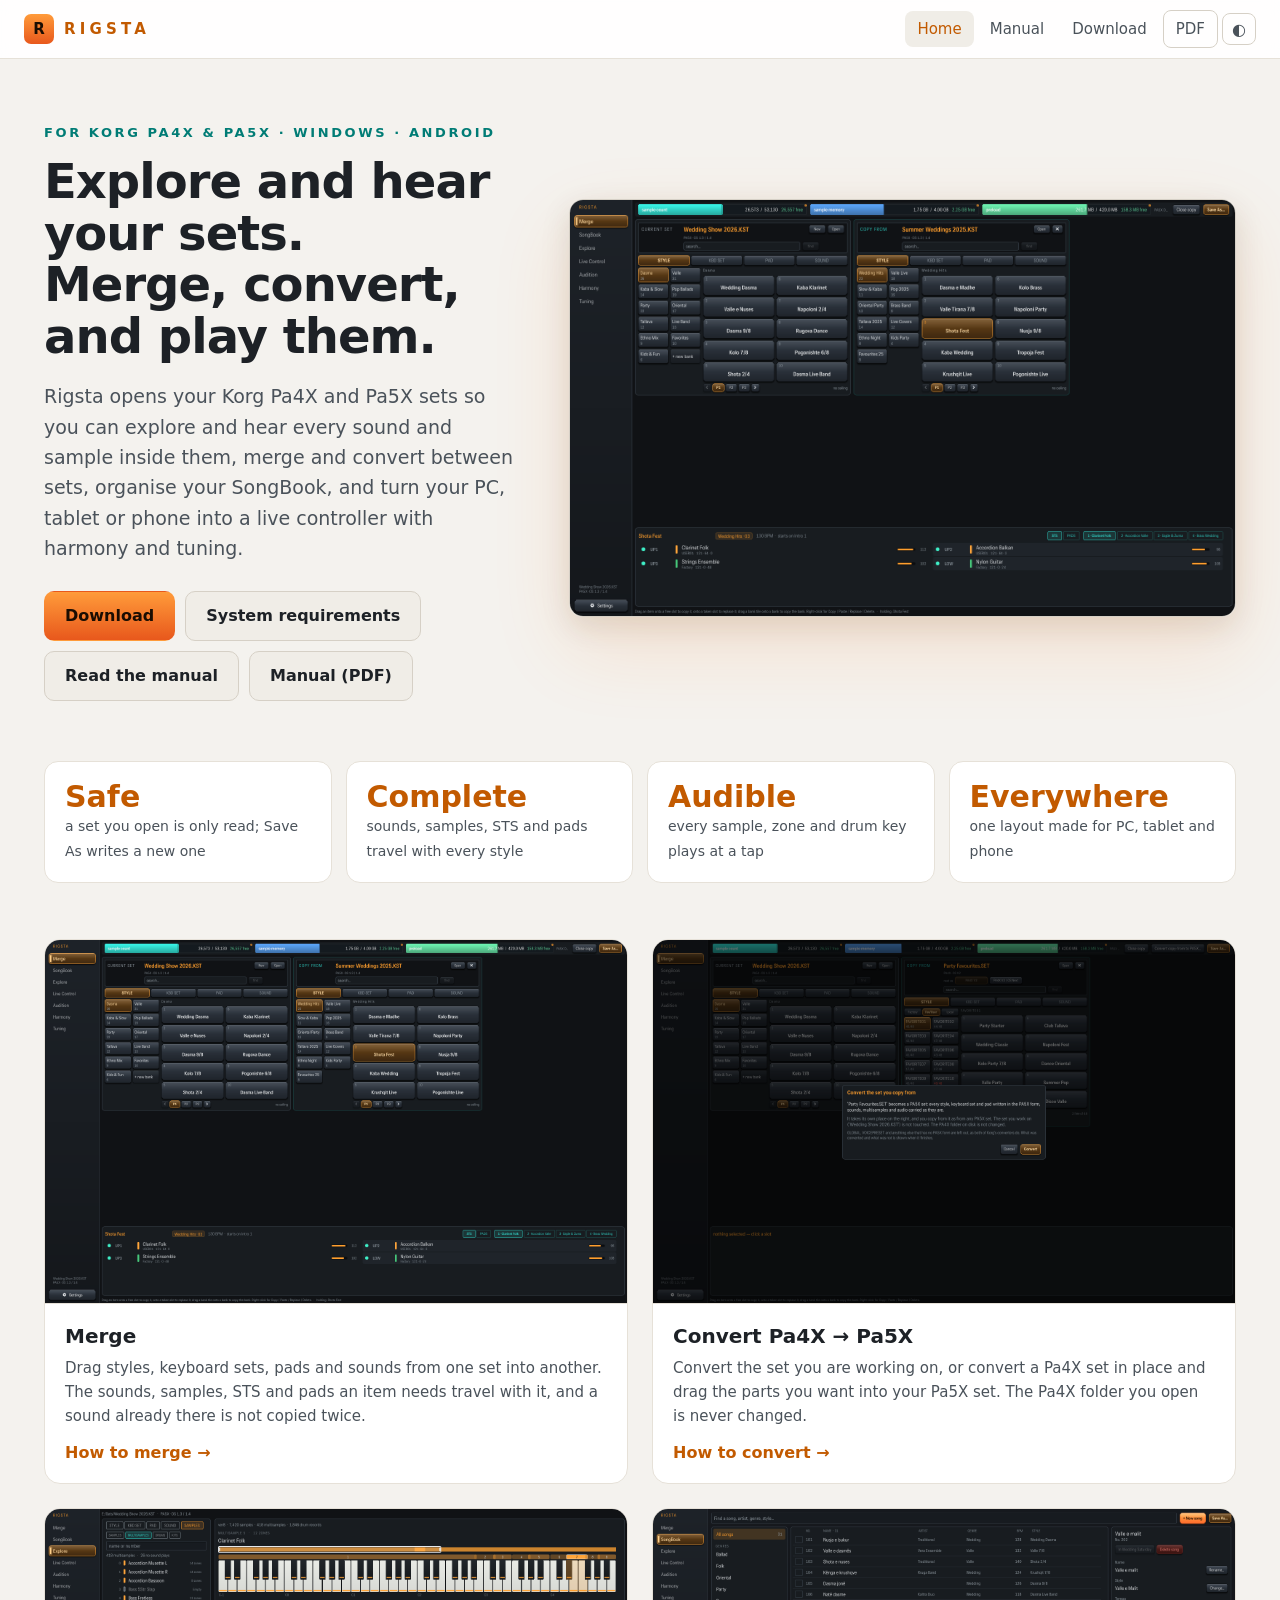
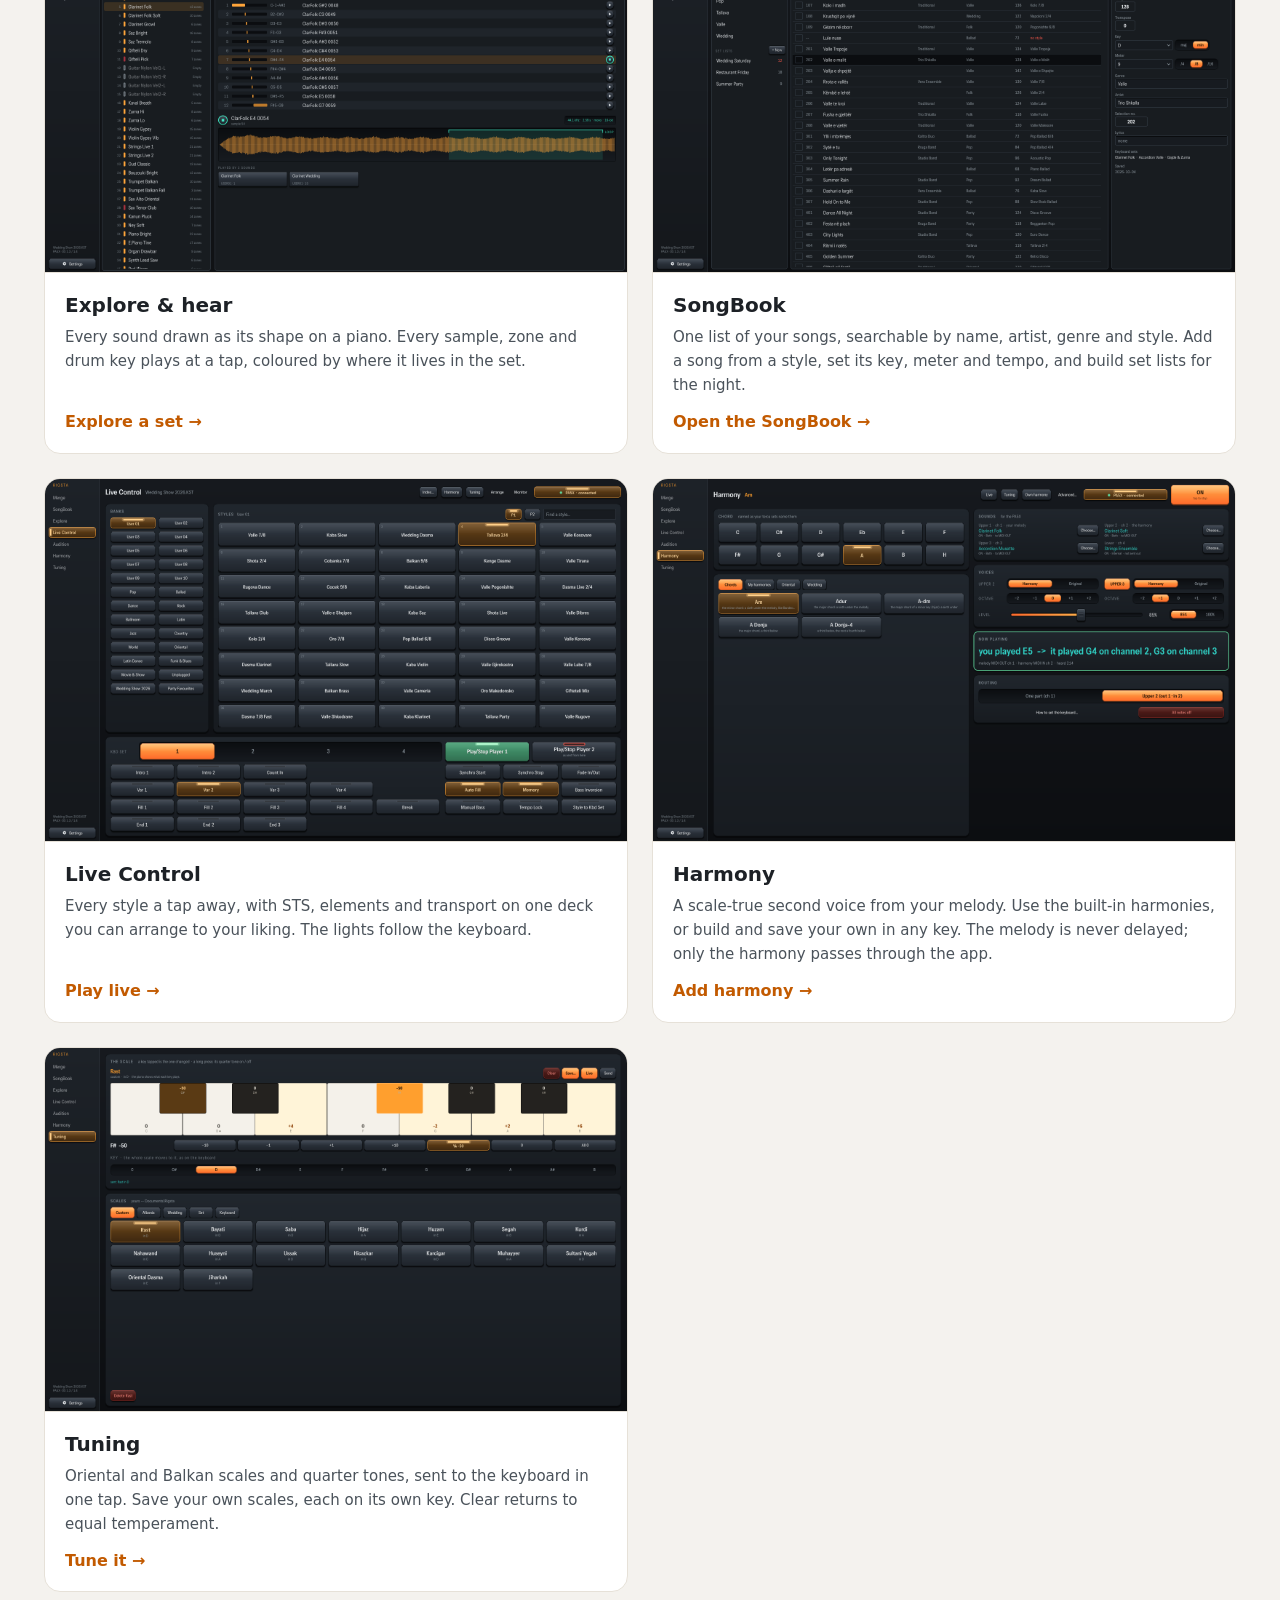
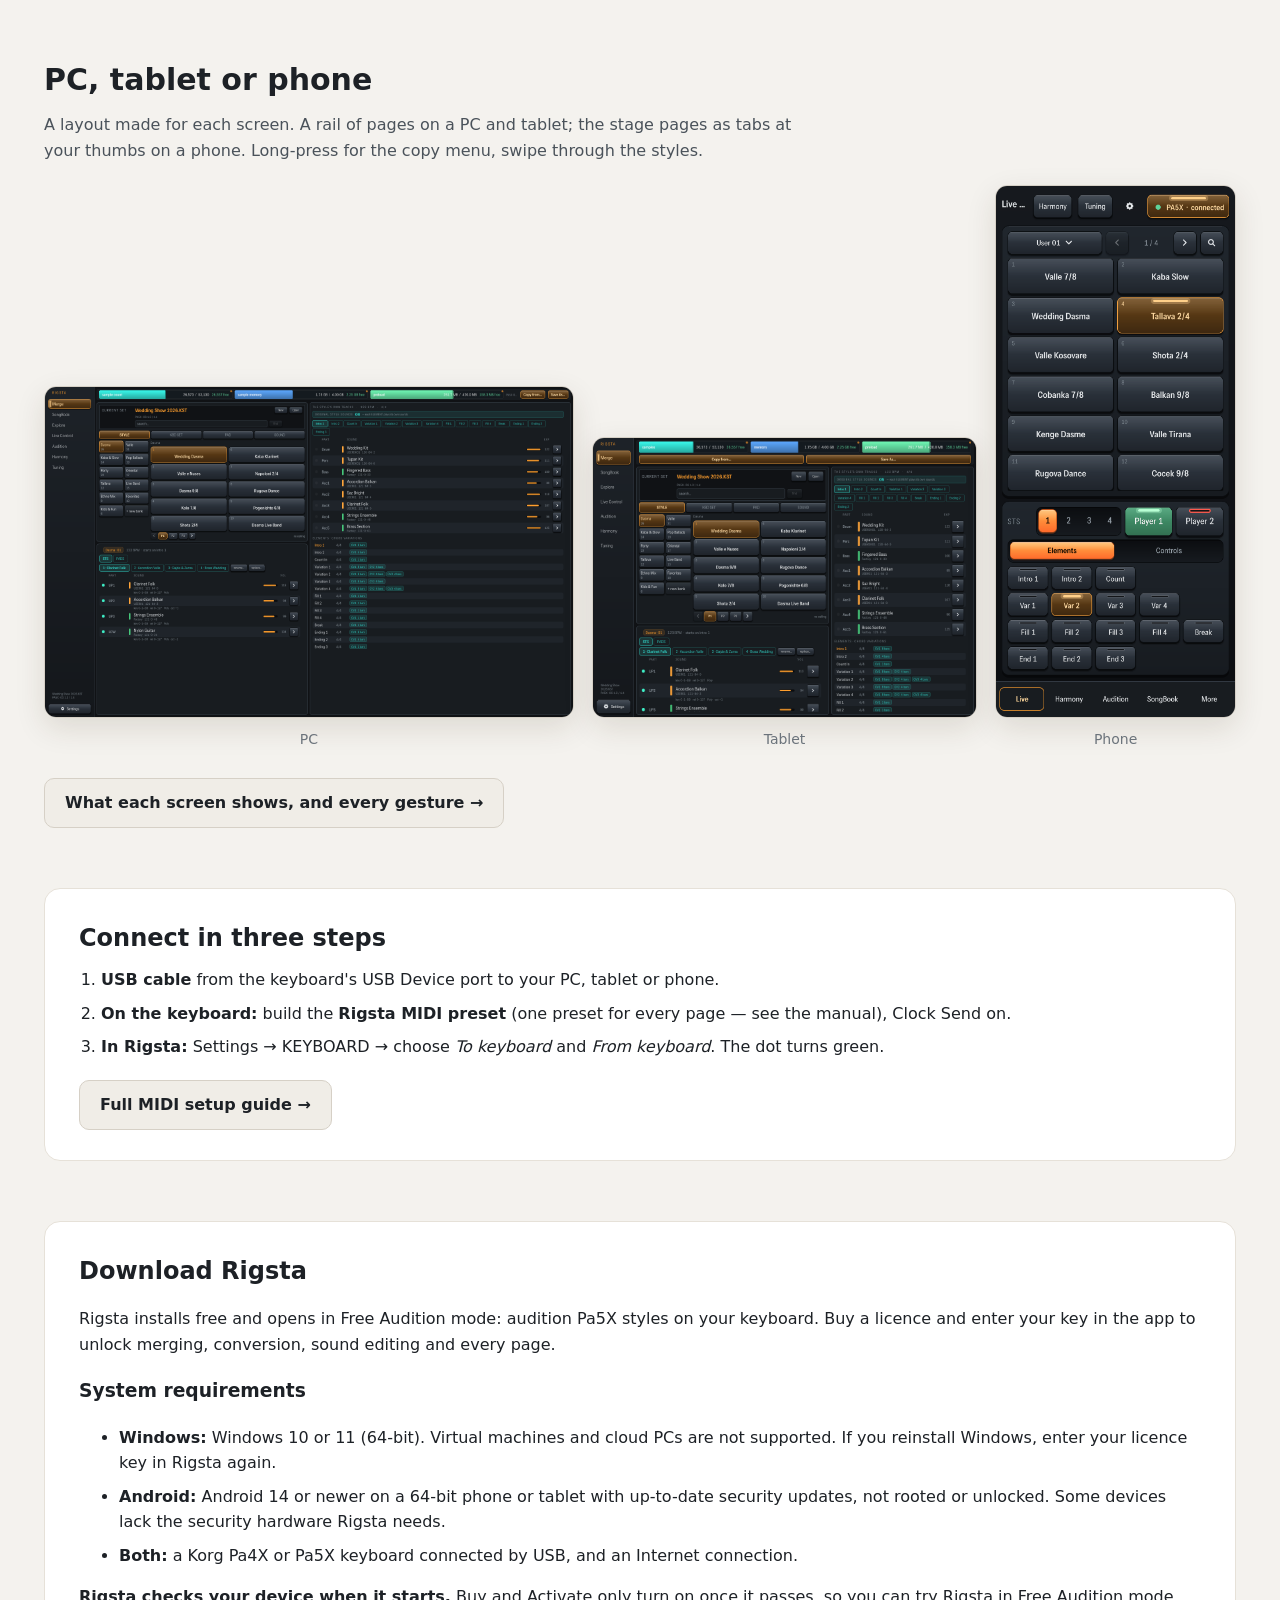
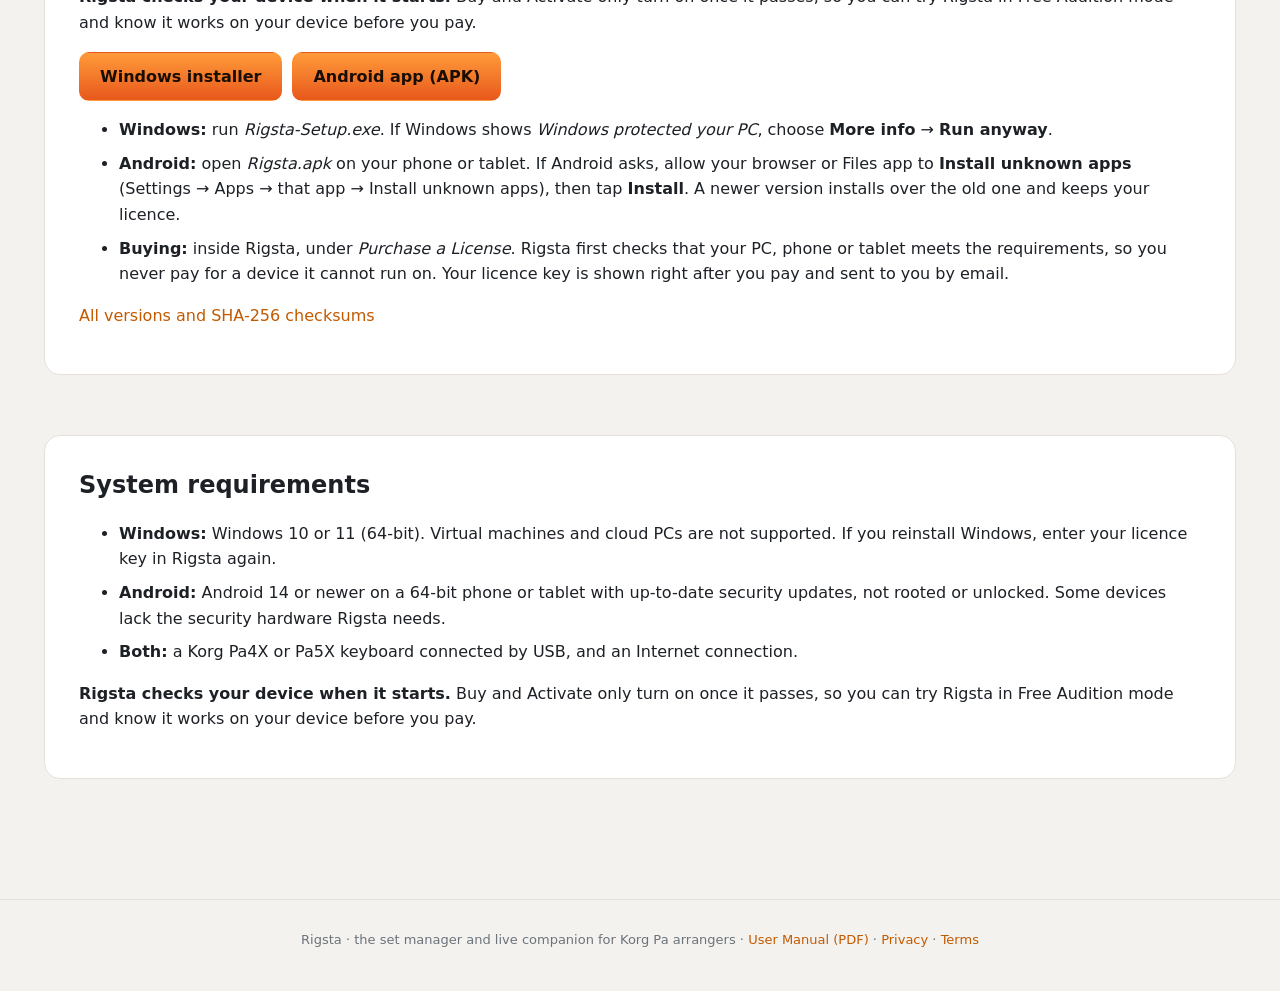
<file: index.html>
<!doctype html>
<html lang="en"><head>
<meta charset="utf-8"><meta name="viewport" content="width=device-width, initial-scale=1">
<title>Rigsta — set manager and live companion for Korg Pa</title><meta name="description" content="Explore and hear your Korg Pa4X and Pa5X sets, merge and convert between them, organise your SongBook, and play live with harmony and tuning.">
<link rel="stylesheet" href="assets/site.css"><script>try{var t=localStorage.getItem('rigsta-docs-theme');if(t)document.documentElement.dataset.theme=t}catch(e){}</script>
</head><body class="home">
<header class="top">
  <a class="brand" href="index.html"><span class="logo">R</span>RIGSTA</a>
  <nav>
    <a href="index.html" class="on">Home</a>
    <a href="manual.html">Manual</a>
    <a href="index.html#download">Download</a>
    <a class="pdf" href="Rigsta-User-Manual.pdf">PDF</a>
    <button class="theme" type="button" aria-label="Switch light or dark">◐</button>
  </nav>
</header>
<div class="landing">
<section class="hero">
  <div class="hero-text">
    <p class="kicker">For Korg Pa4X &amp; Pa5X · Windows · Android</p>
    <h1>Explore and hear your sets.<br>Merge, convert, and play them.</h1>
    <p class="lead">Rigsta opens your Korg Pa4X and Pa5X sets so you can explore and hear every sound and
    sample inside them, merge and convert between sets, organise your SongBook, and turn your PC, tablet
    or phone into a live controller with harmony and tuning.</p>
    <div class="cta">
      <a class="btn primary" href="#download">Download</a>
      <a class="btn" href="#requirements">System requirements</a>
      <a class="btn" href="manual.html">Read the manual</a>
      <a class="btn" href="Rigsta-User-Manual.pdf">Manual (PDF)</a>
    </div>
  </div>
  <figure class="hero-shot"><img src="img/merge_copy.png" alt="Rigsta's Merge page with two sets open"></figure>
</section>

<section class="stats">
  <div><b>Safe</b><span>a set you open is only read; Save As writes a new one</span></div>
  <div><b>Complete</b><span>sounds, samples, STS and pads travel with every style</span></div>
  <div><b>Audible</b><span>every sample, zone and drum key plays at a tap</span></div>
  <div><b>Everywhere</b><span>one layout made for PC, tablet and phone</span></div>
</section>

<section class="features">
  <article><img src="img/merge_copy.png" alt="Merge two sets"><h3>Merge</h3>
  <p>Drag styles, keyboard sets, pads and sounds from one set into another. The sounds, samples, STS and pads an item needs travel with it, and a sound already there is not copied twice.</p>
  <a href="manual.html#5-the-merge-page">How to merge →</a></article>
  <article><img src="img/convert_copy.png" alt="Convert a Pa4X set to Pa5X"><h3>Convert Pa4X → Pa5X</h3>
  <p>Convert the set you are working on, or convert a Pa4X set in place and drag the parts you want into your Pa5X set. The Pa4X folder you open is never changed.</p>
  <a href="manual.html#6-converting-a-pa4x-set-to-pa5x">How to convert →</a></article>
  <article><img src="img/samples_multi.png" alt="A multisample's zones on a piano"><h3>Explore &amp; hear</h3>
  <p>Every sound drawn as its shape on a piano. Every sample, zone and drum key plays at a tap, coloured by where it lives in the set.</p>
  <a href="manual.html#9-the-explore-page">Explore a set →</a></article>
  <article><img src="img/songbook_library.png" alt="The SongBook, one list of songs"><h3>SongBook</h3>
  <p>One list of your songs, searchable by name, artist, genre and style. Add a song from a style, set its key, meter and tempo, and build set lists for the night.</p>
  <a href="manual.html#8-the-songbook-page">Open the SongBook →</a></article>
  <article><img src="img/live_desktop.png" alt="Live Control"><h3>Live Control</h3>
  <p>Every style a tap away, with STS, elements and transport on one deck you can arrange to your liking. The lights follow the keyboard.</p>
  <a href="manual.html#11-live-control">Play live →</a></article>
  <article><img src="img/harmony_desktop.png" alt="Harmony"><h3>Harmony</h3>
  <p>A scale-true second voice from your melody. Use the built-in harmonies, or build and save your own in any key. The melody is never delayed; only the harmony passes through the app.</p>
  <a href="manual.html#12-harmony">Add harmony →</a></article>
  <article><img src="img/tuning.png" alt="Tuning"><h3>Tuning</h3>
  <p>Oriental and Balkan scales and quarter tones, sent to the keyboard in one tap. Save your own scales, each on its own key. Clear returns to equal temperament.</p>
  <a href="manual.html#13-tuning">Tune it →</a></article>
</section>

<section class="screens">
  <h2>PC, tablet or phone</h2>
  <p>A layout made for each screen. A rail of pages on a PC and tablet; the stage pages as tabs at your thumbs on a phone.
  Long-press for the copy menu, swipe through the styles.</p>
  <div class="devices-row n3">
    <figure class="shot"><img src="img/merge_desktop.png" alt="PC"><figcaption>PC</figcaption></figure>
    <figure class="shot tablet"><img src="img/merge_tablet.png" alt="Tablet"><figcaption>Tablet</figcaption></figure>
    <figure class="shot phone"><img src="img/live_phone.png" alt="Phone"><figcaption>Phone</figcaption></figure>
  </div>
  <a class="btn" href="manual.html#3-phone-tablet-and-pc">What each screen shows, and every gesture →</a>
</section>

<section class="setup">
  <h2>Connect in three steps</h2>
  <ol>
    <li><b>USB cable</b> from the keyboard's USB Device port to your PC, tablet or phone.</li>
    <li><b>On the keyboard:</b> build the <b>Rigsta MIDI preset</b> (one preset for every page — see the manual), Clock Send on.</li>
    <li><b>In Rigsta:</b> Settings → KEYBOARD → choose <i>To keyboard</i> and <i>From keyboard</i>. The dot turns green.</li>
  </ol>
  <a class="btn" href="manual.html#10-connecting-your-keyboard">Full MIDI setup guide →</a>
</section>

<section class="setup" id="download">
  <h2>Download Rigsta</h2>
  <p>Rigsta installs free and opens in Free Audition mode: audition Pa5X styles on your keyboard. Buy a licence and enter
  your key in the app to unlock merging, conversion, sound editing and every page.</p>
  <h3>System requirements</h3>
  <ul>
    <li><b>Windows:</b> Windows 10 or 11 (64-bit). Virtual machines and cloud PCs are not supported. If you reinstall
    Windows, enter your licence key in Rigsta again.</li>
    <li><b>Android:</b> Android 14 or newer on a 64-bit phone or tablet with up-to-date security updates, not rooted
    or unlocked. Some devices lack the security hardware Rigsta needs.</li>
    <li><b>Both:</b> a Korg Pa4X or Pa5X keyboard connected by USB, and an Internet connection.</li>
  </ul>
  <p><b>Rigsta checks your device when it starts.</b> Buy and Activate only turn on once it passes, so you can try
  Rigsta in Free Audition mode and know it works on your device before you pay.</p>
  <div class="cta">
    <a class="btn primary" href="https://github.com/waoshqip-arch/rigsta/releases/latest/download/Rigsta-Setup.exe">Windows installer</a>
    <a class="btn primary" href="https://github.com/waoshqip-arch/rigsta/releases/latest/download/Rigsta.apk">Android app (APK)</a>
  </div>
  <ul>
    <li><b>Windows:</b> run <i>Rigsta-Setup.exe</i>. If Windows shows <i>Windows protected your PC</i>, choose
    <b>More info</b> → <b>Run anyway</b>.</li>
    <li><b>Android:</b> open <i>Rigsta.apk</i> on your phone or tablet. If Android asks, allow your browser or Files app
    to <b>Install unknown apps</b> (Settings → Apps → that app → Install unknown apps), then tap <b>Install</b>.
    A newer version installs over the old one and keeps your licence.</li>
    <li><b>Buying:</b> inside Rigsta, under <i>Purchase a License</i>. Rigsta first checks that your PC, phone or
    tablet meets the requirements, so you never pay for a device it cannot run on. Your licence key is shown right
    after you pay and sent to you by email.</li>
  </ul>
  <p><a href="https://github.com/waoshqip-arch/rigsta/releases">All versions and SHA-256 checksums</a></p>
</section>

<section class="setup" id="requirements">
  <h2>System requirements</h2>
  <ul>
    <li><b>Windows:</b> Windows 10 or 11 (64-bit). Virtual machines and cloud PCs are not supported. If you reinstall
    Windows, enter your licence key in Rigsta again.</li>
    <li><b>Android:</b> Android 14 or newer on a 64-bit phone or tablet with up-to-date security updates, not rooted
    or unlocked. Some devices lack the security hardware Rigsta needs.</li>
    <li><b>Both:</b> a Korg Pa4X or Pa5X keyboard connected by USB, and an Internet connection.</li>
  </ul>
  <p><b>Rigsta checks your device when it starts.</b> Buy and Activate only turn on once it passes, so you can try
  Rigsta in Free Audition mode and know it works on your device before you pay.</p>
</section>
</div>
<footer class="foot">Rigsta · the set manager and live companion for Korg Pa arrangers ·
<a href="Rigsta-User-Manual.pdf">User Manual (PDF)</a> · <a href="privacy.html">Privacy</a> · <a href="terms.html">Terms</a></footer>
<script src="assets/site.js"></script>
</body></html>
</file>
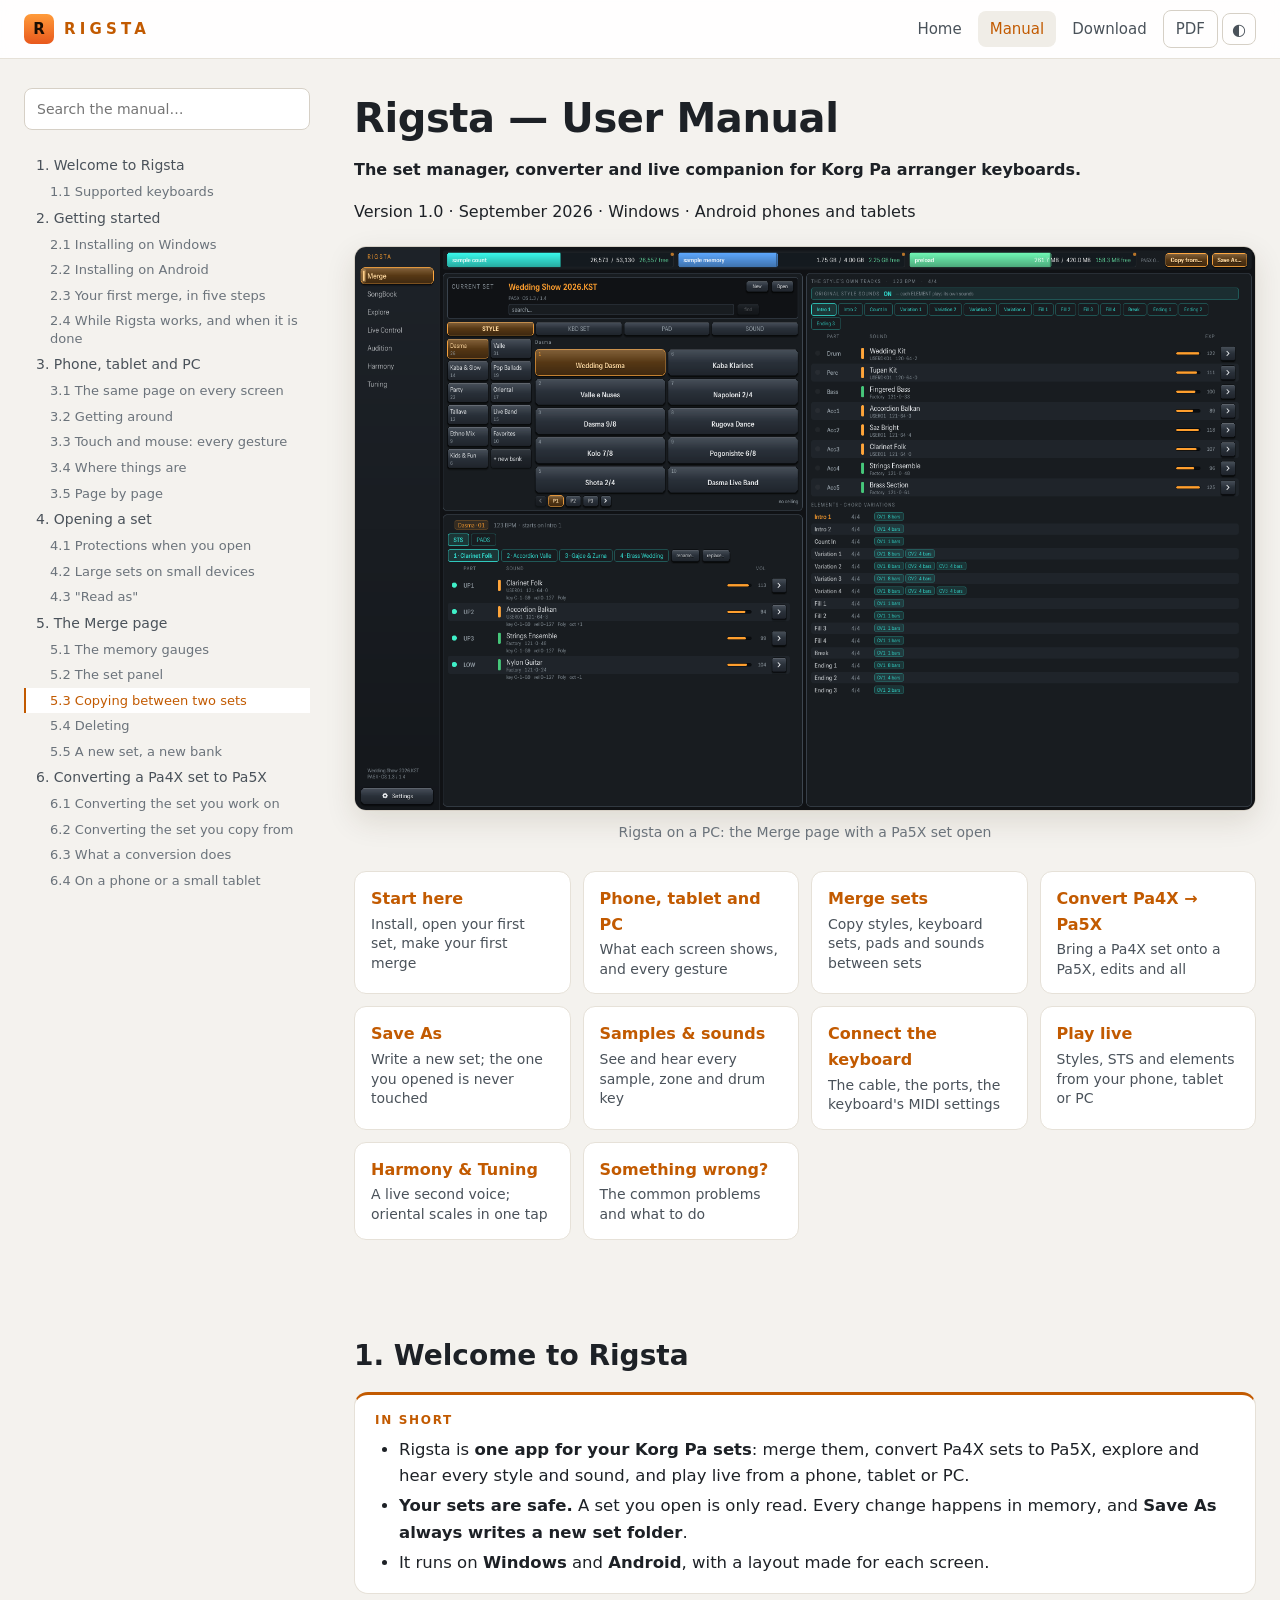
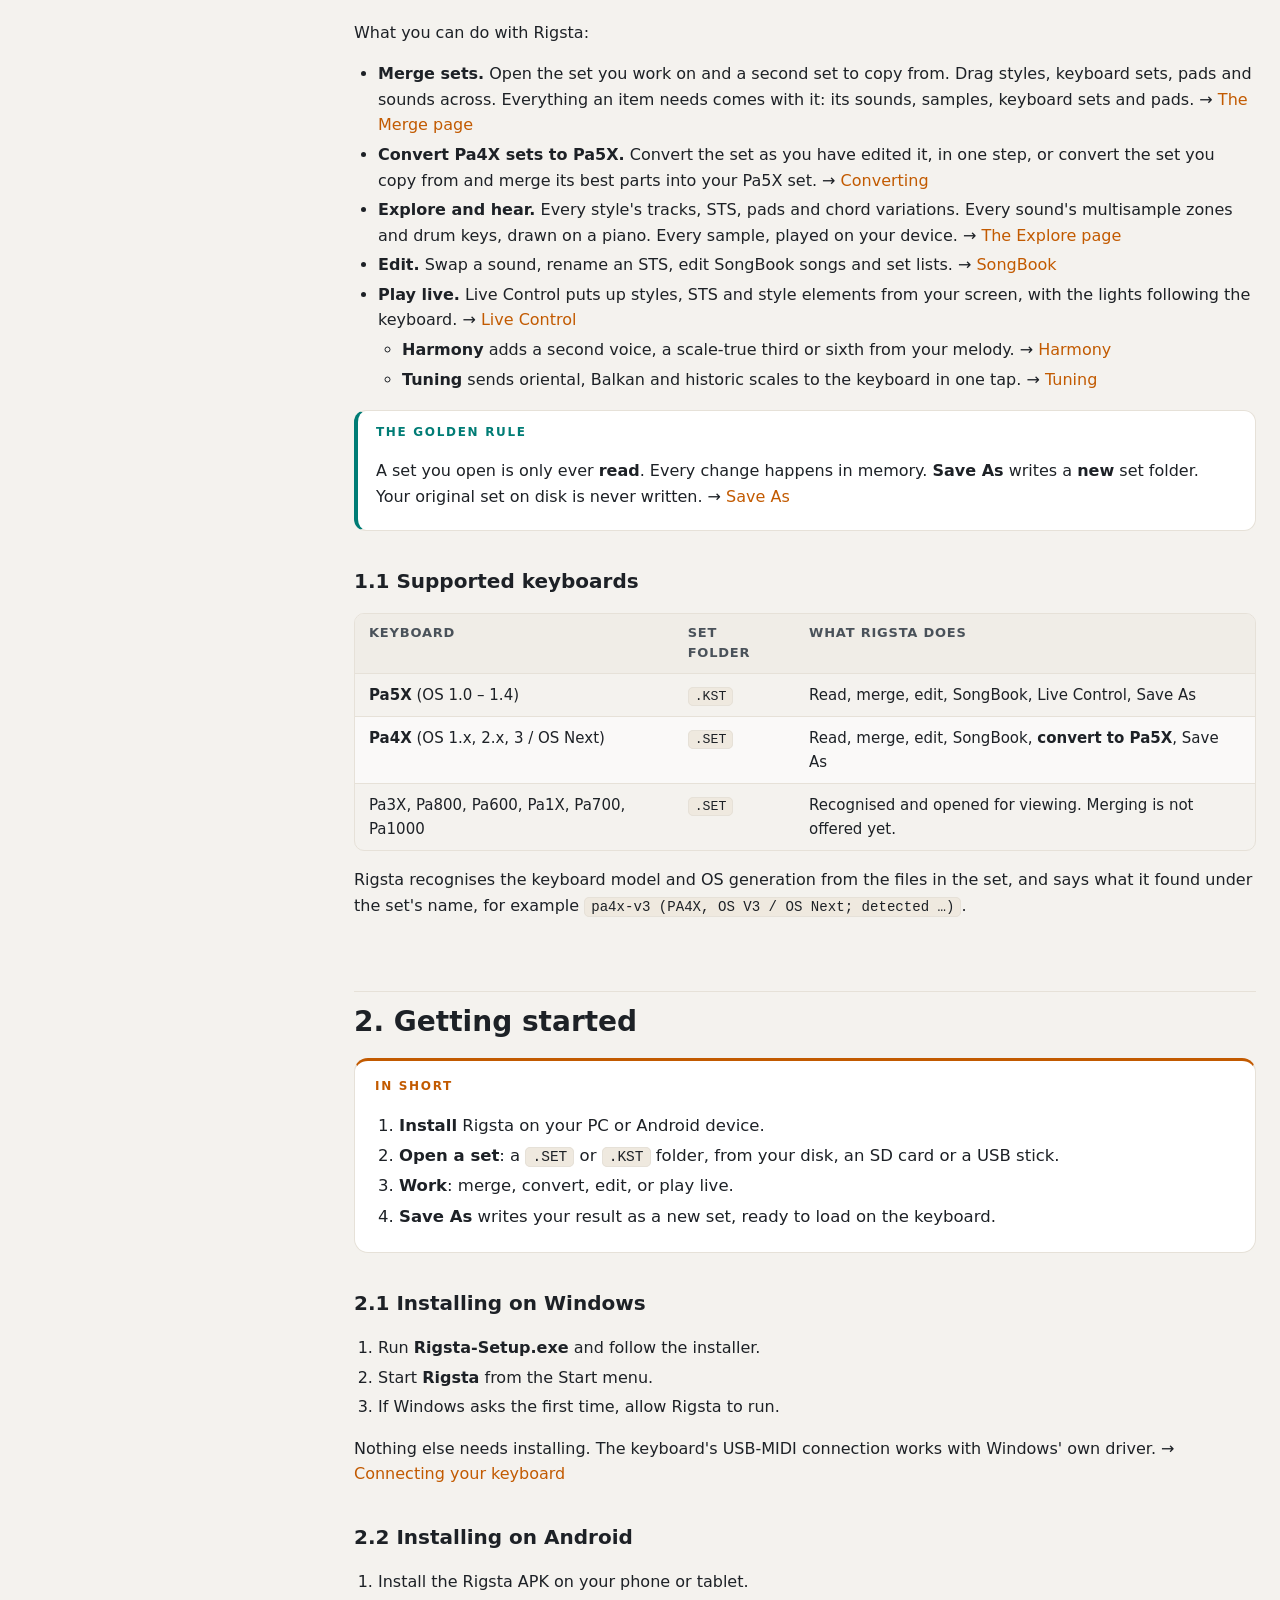
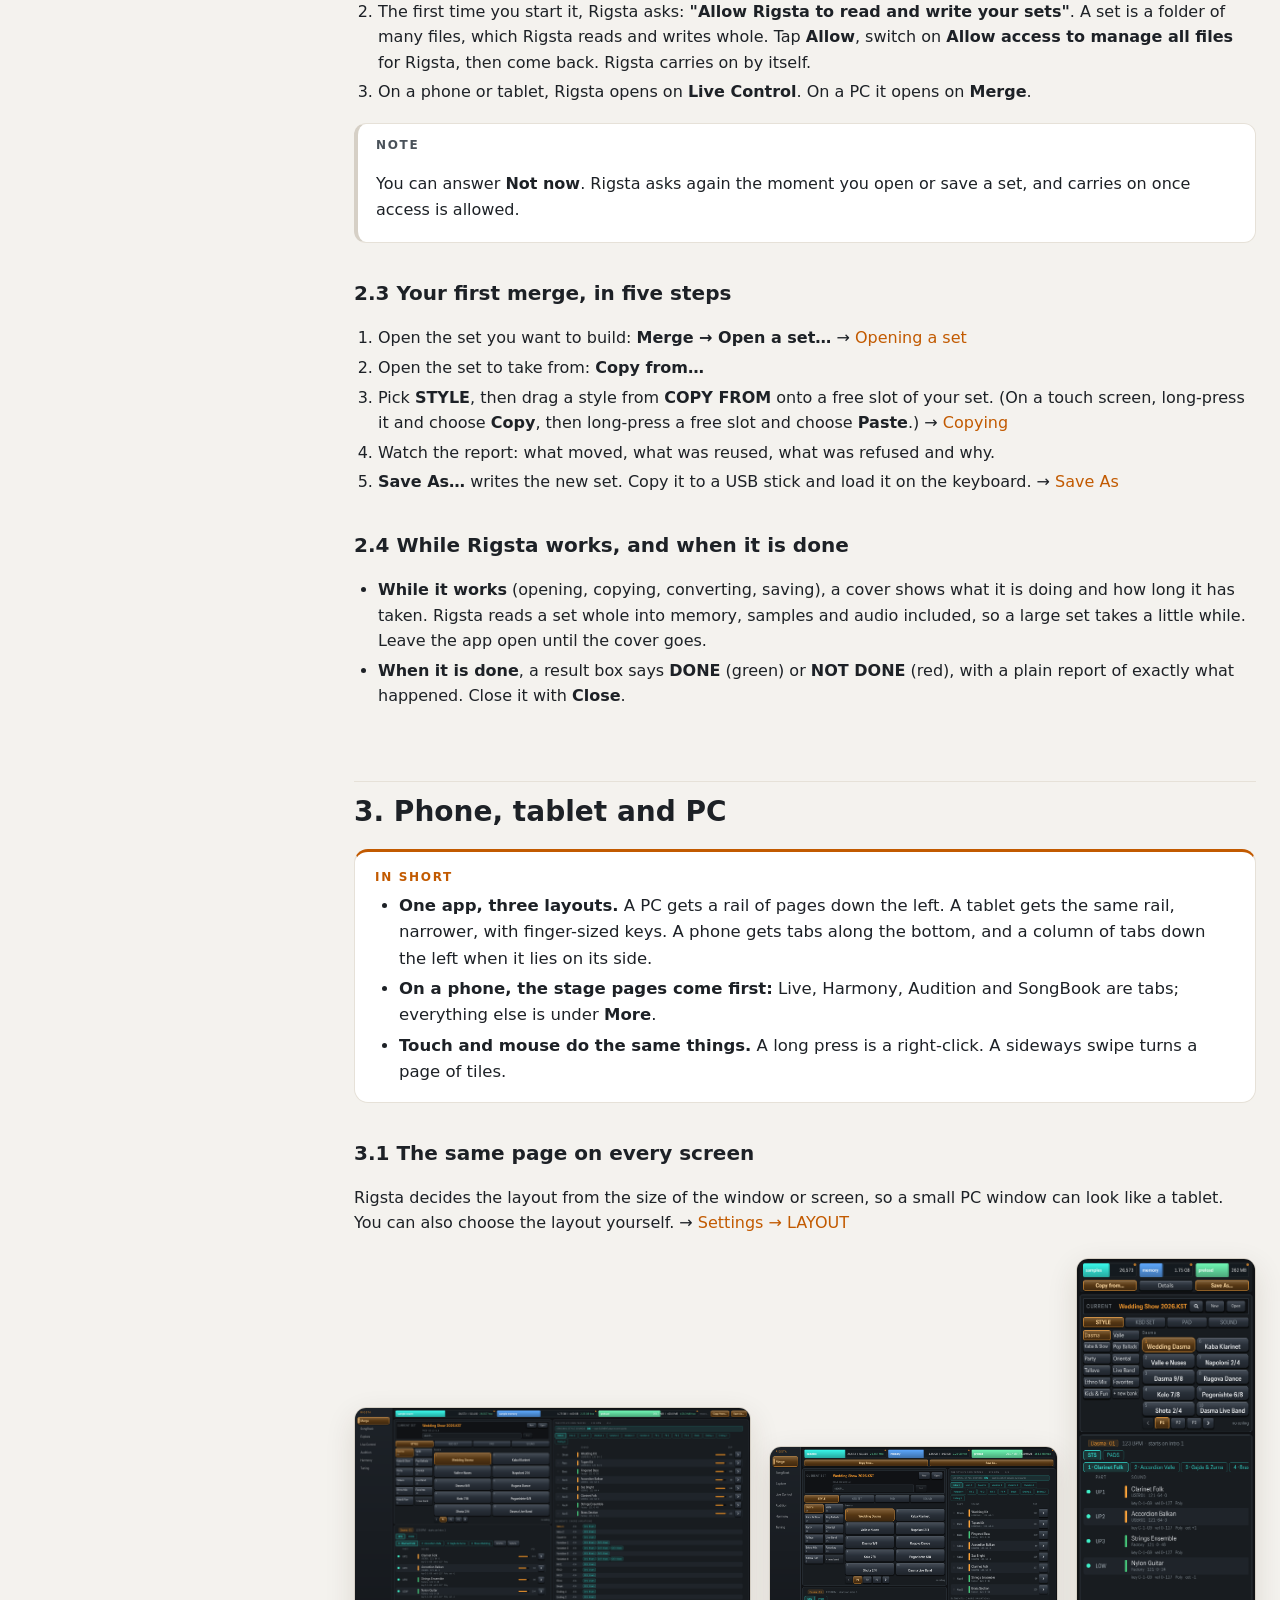
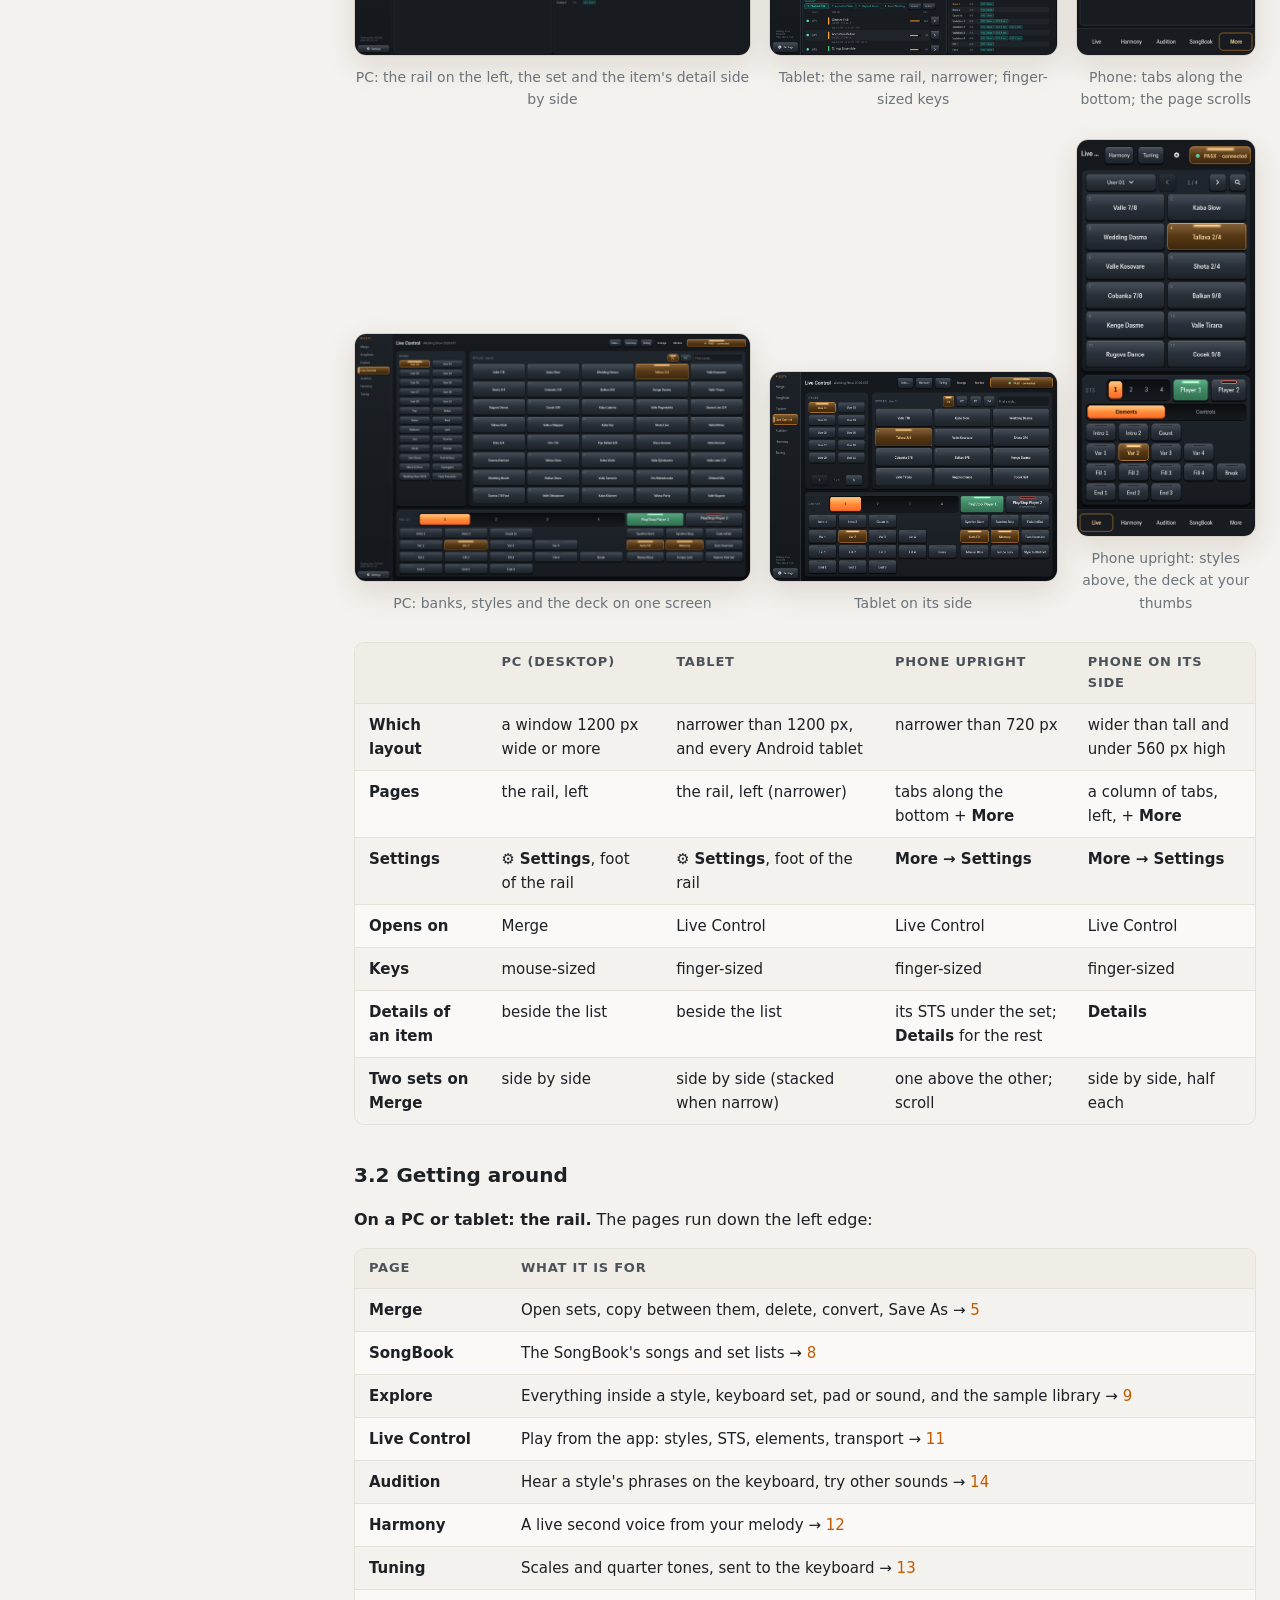
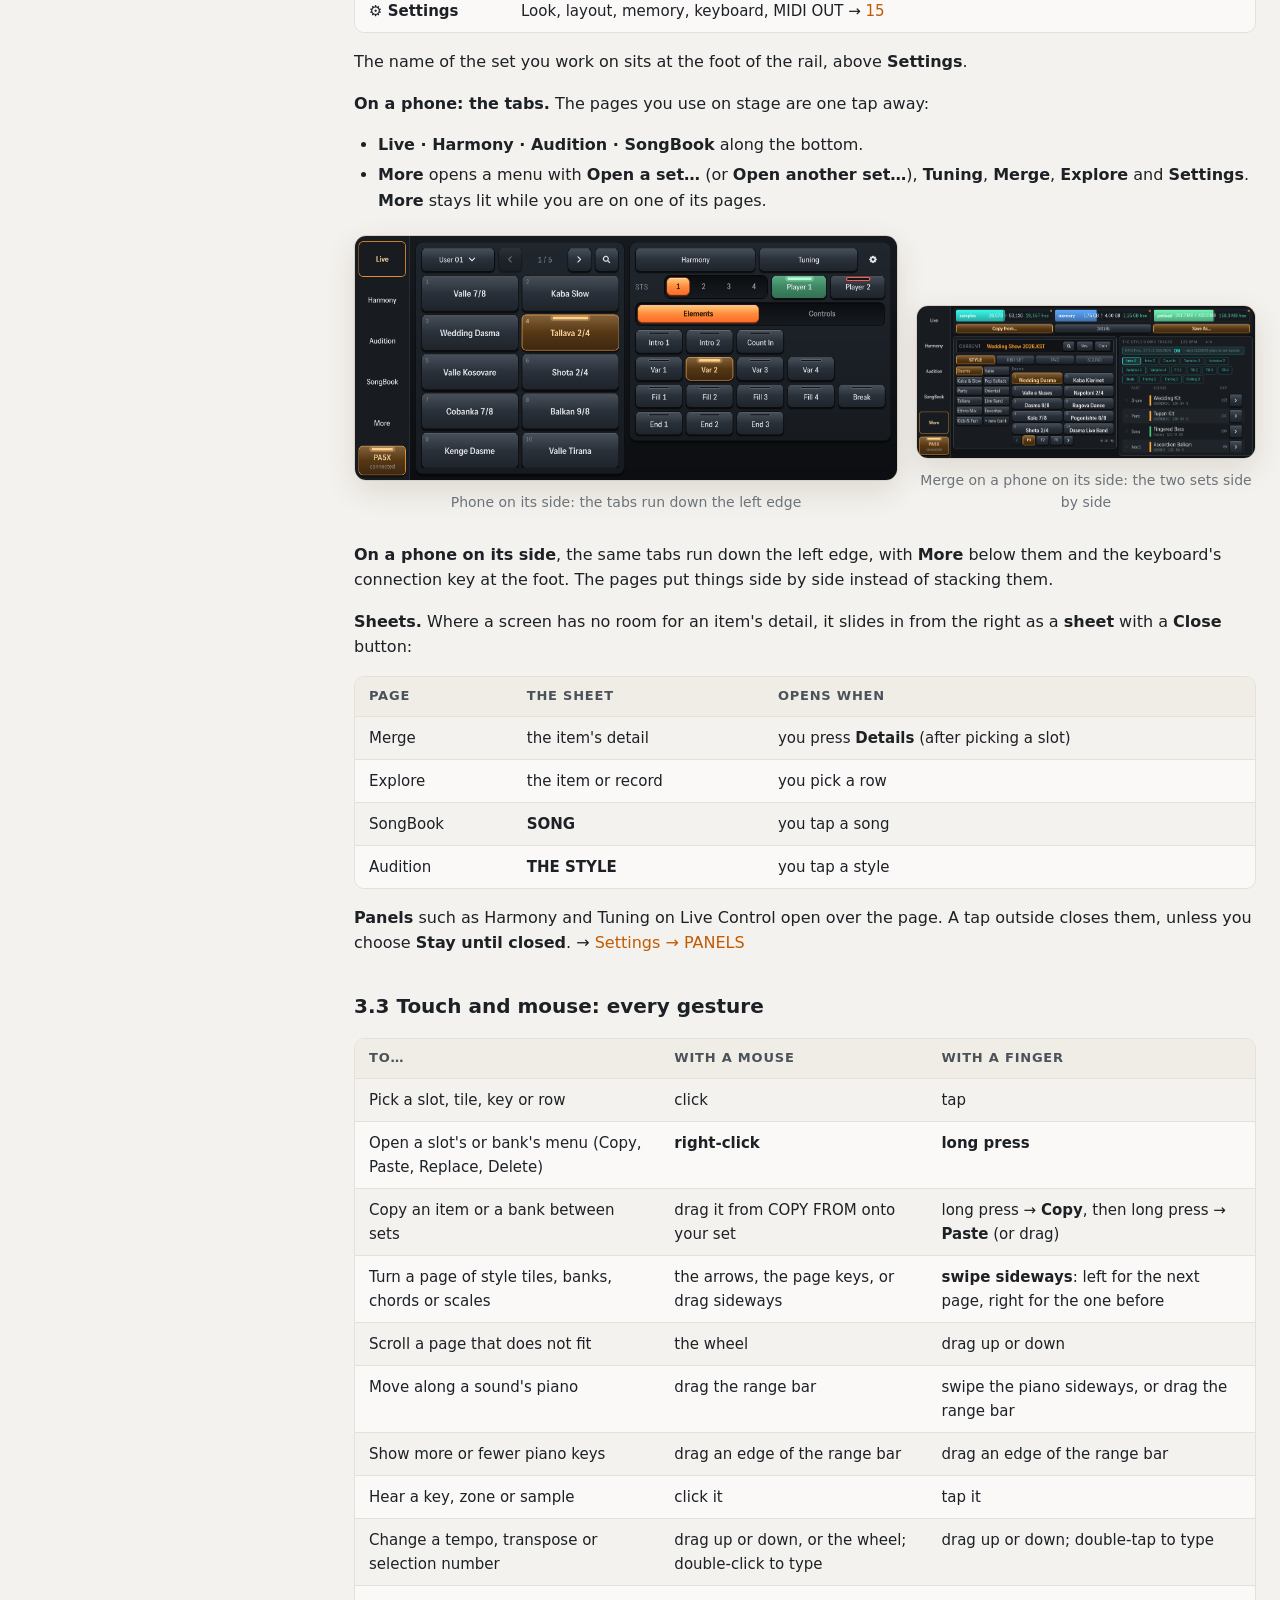
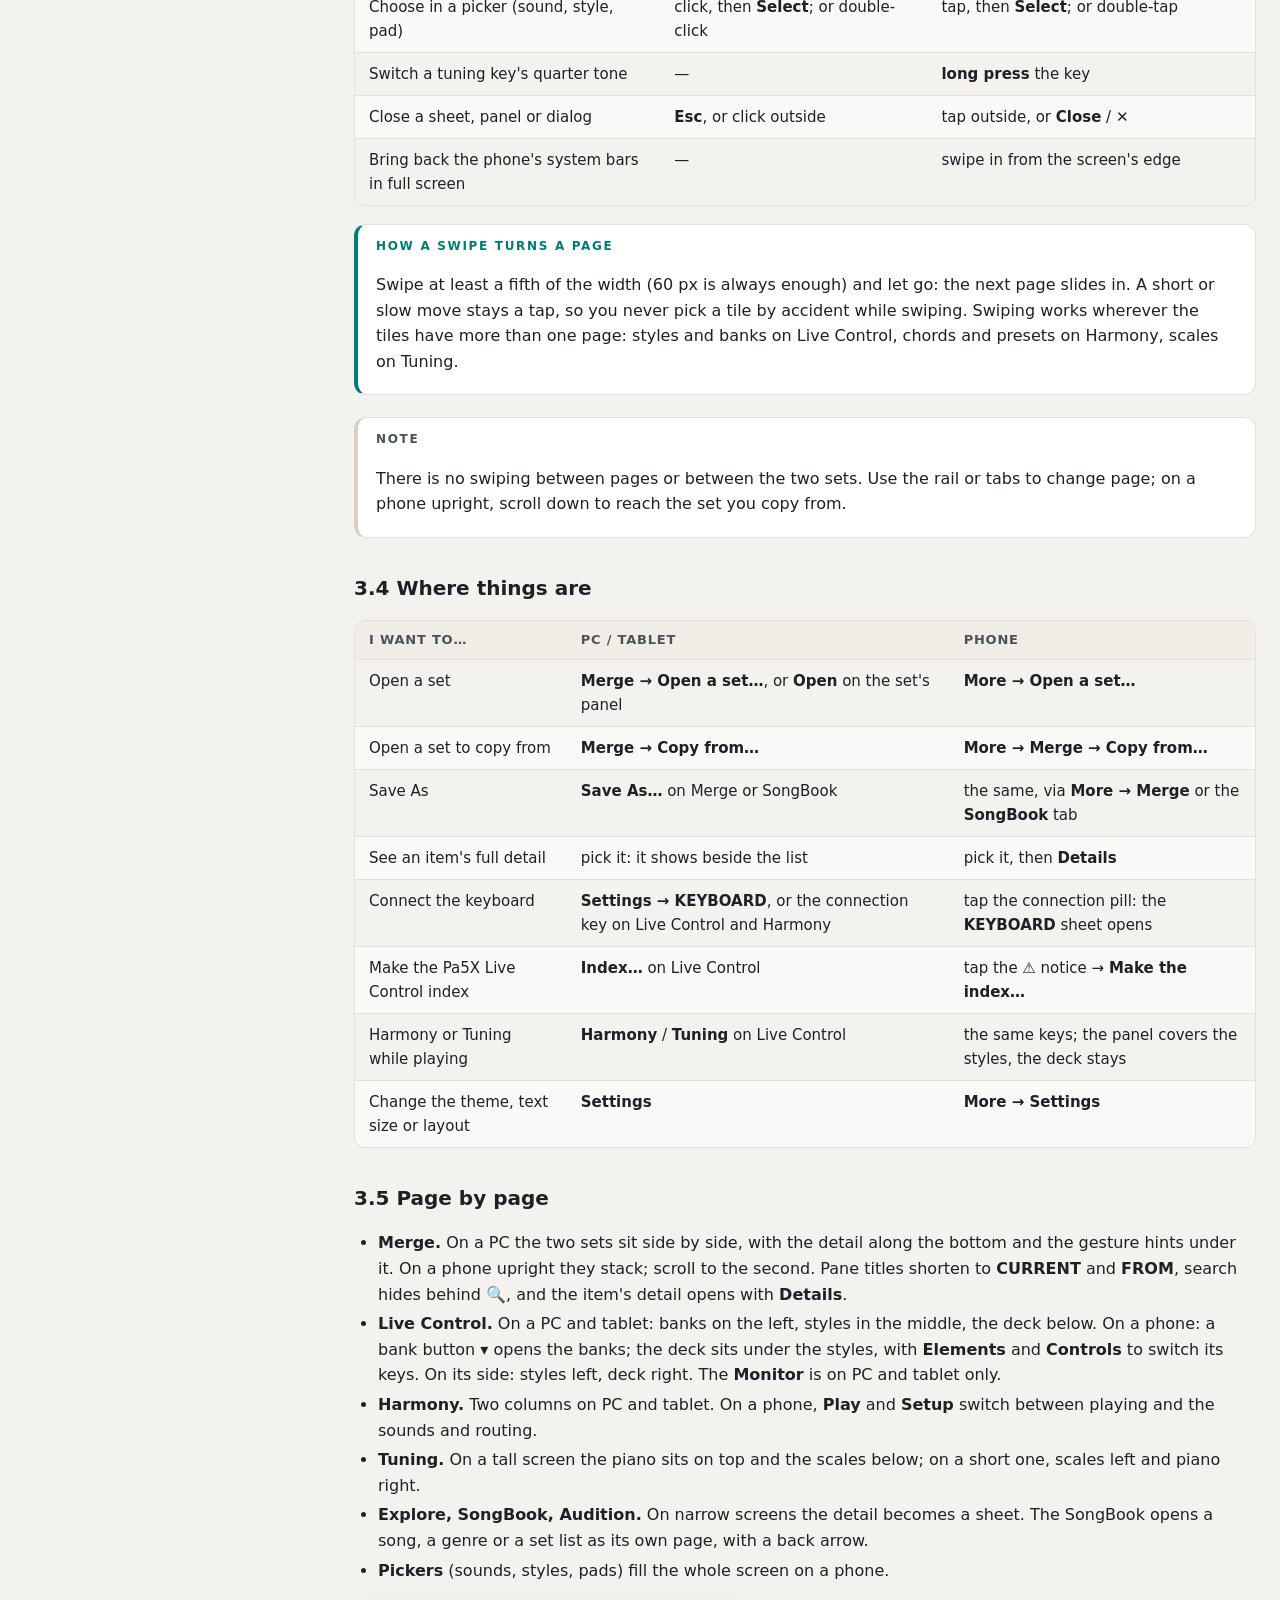
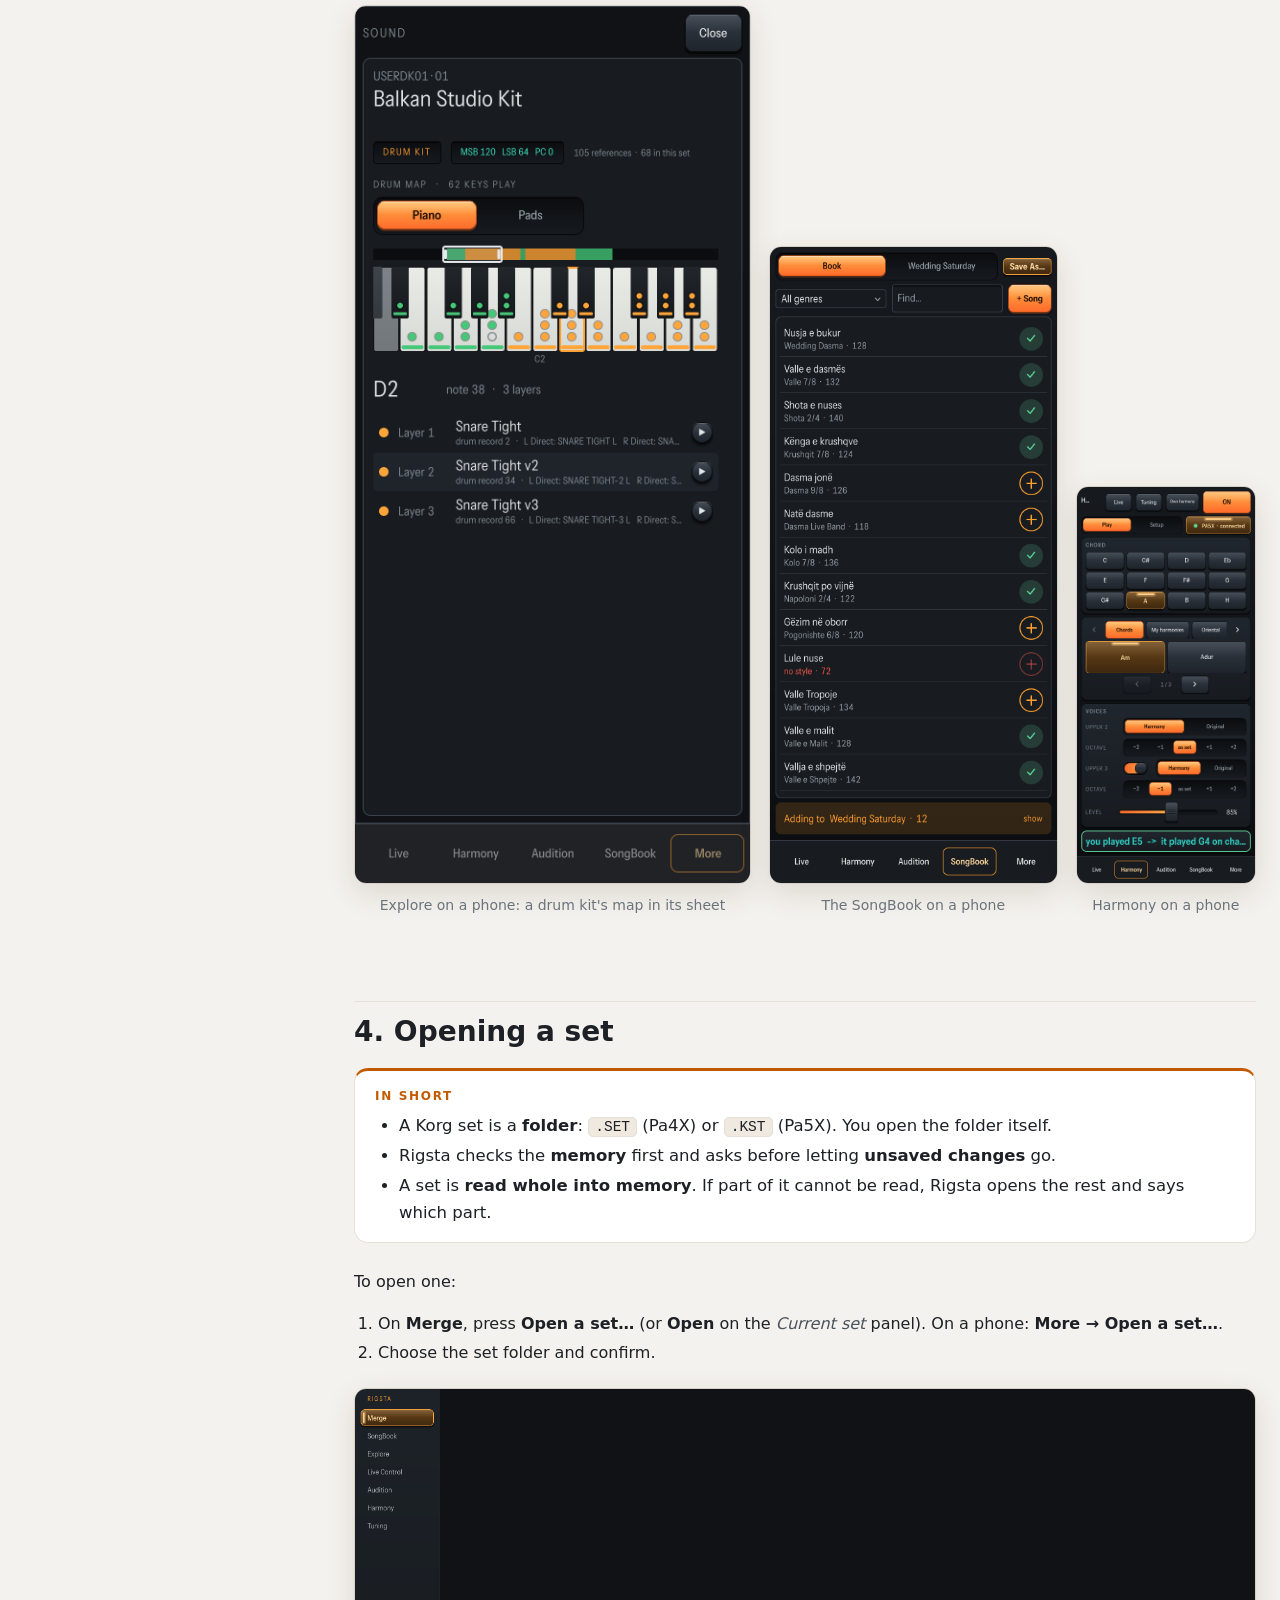
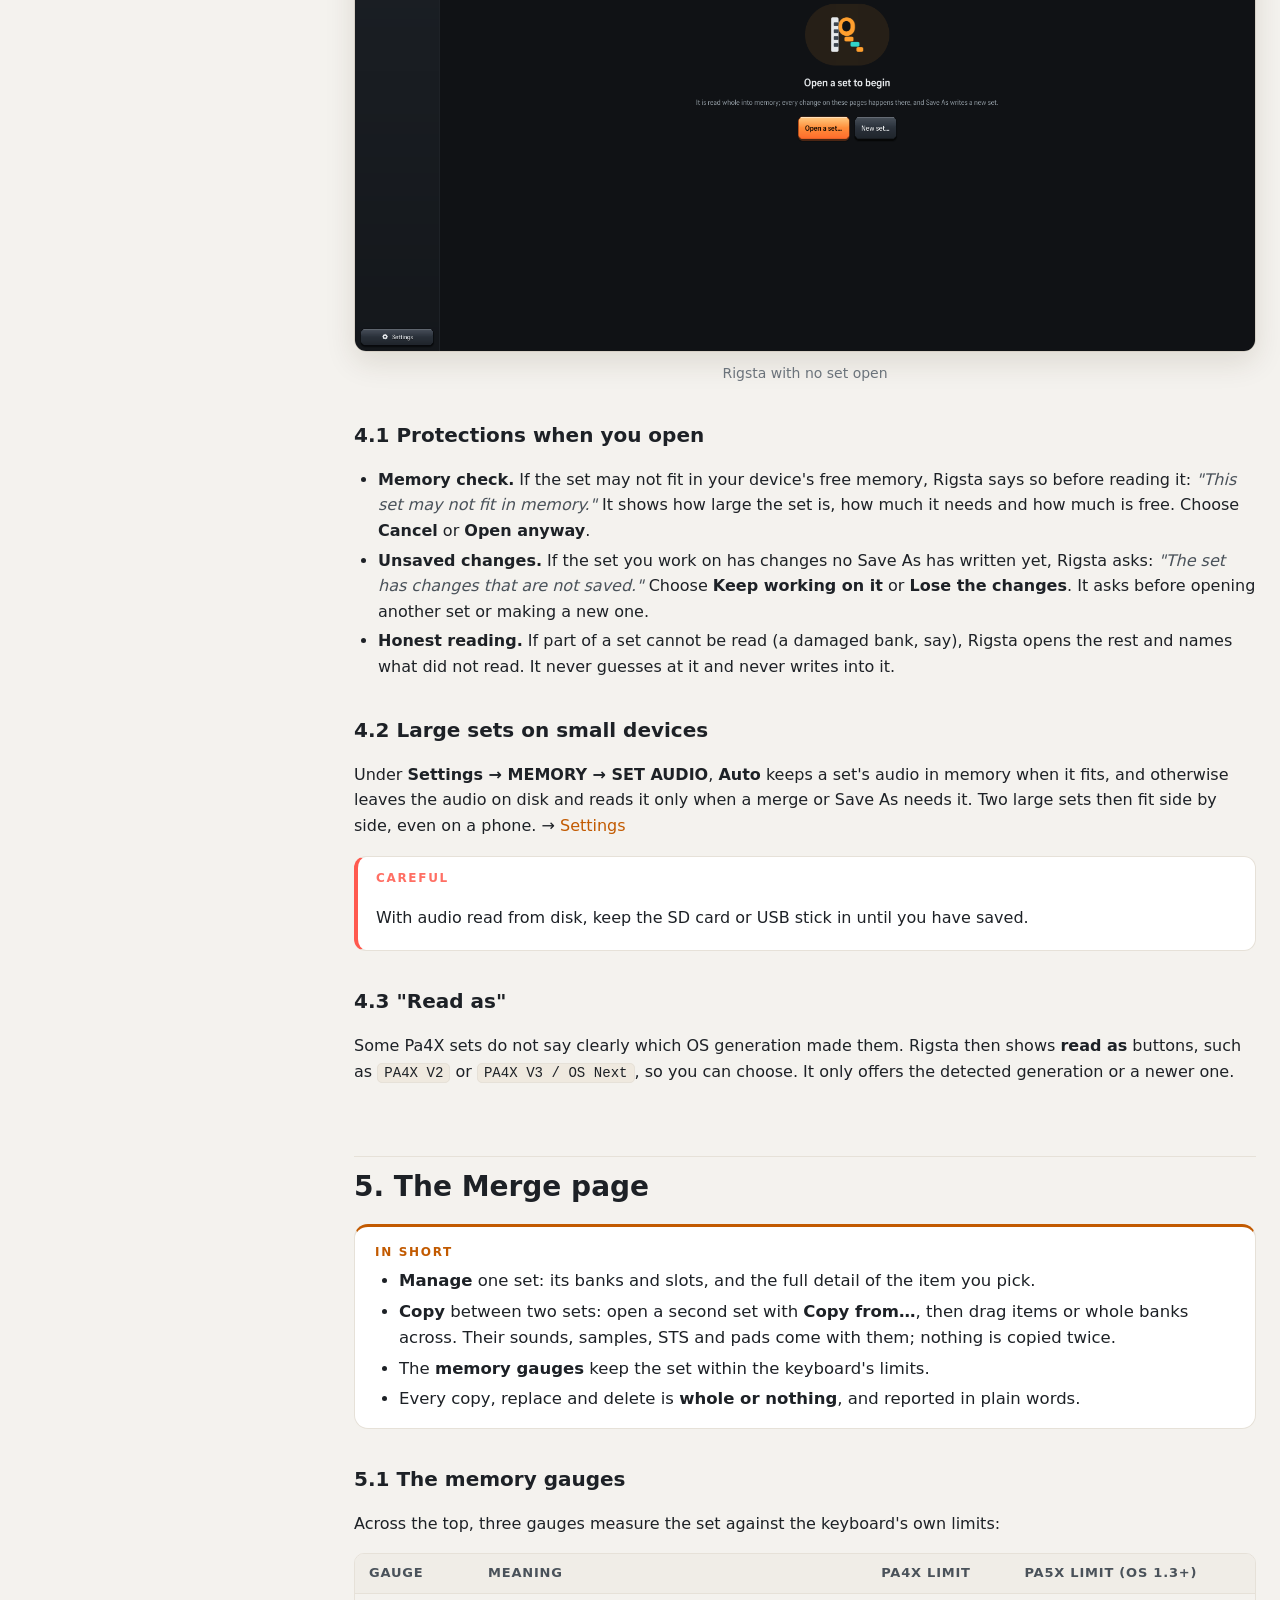
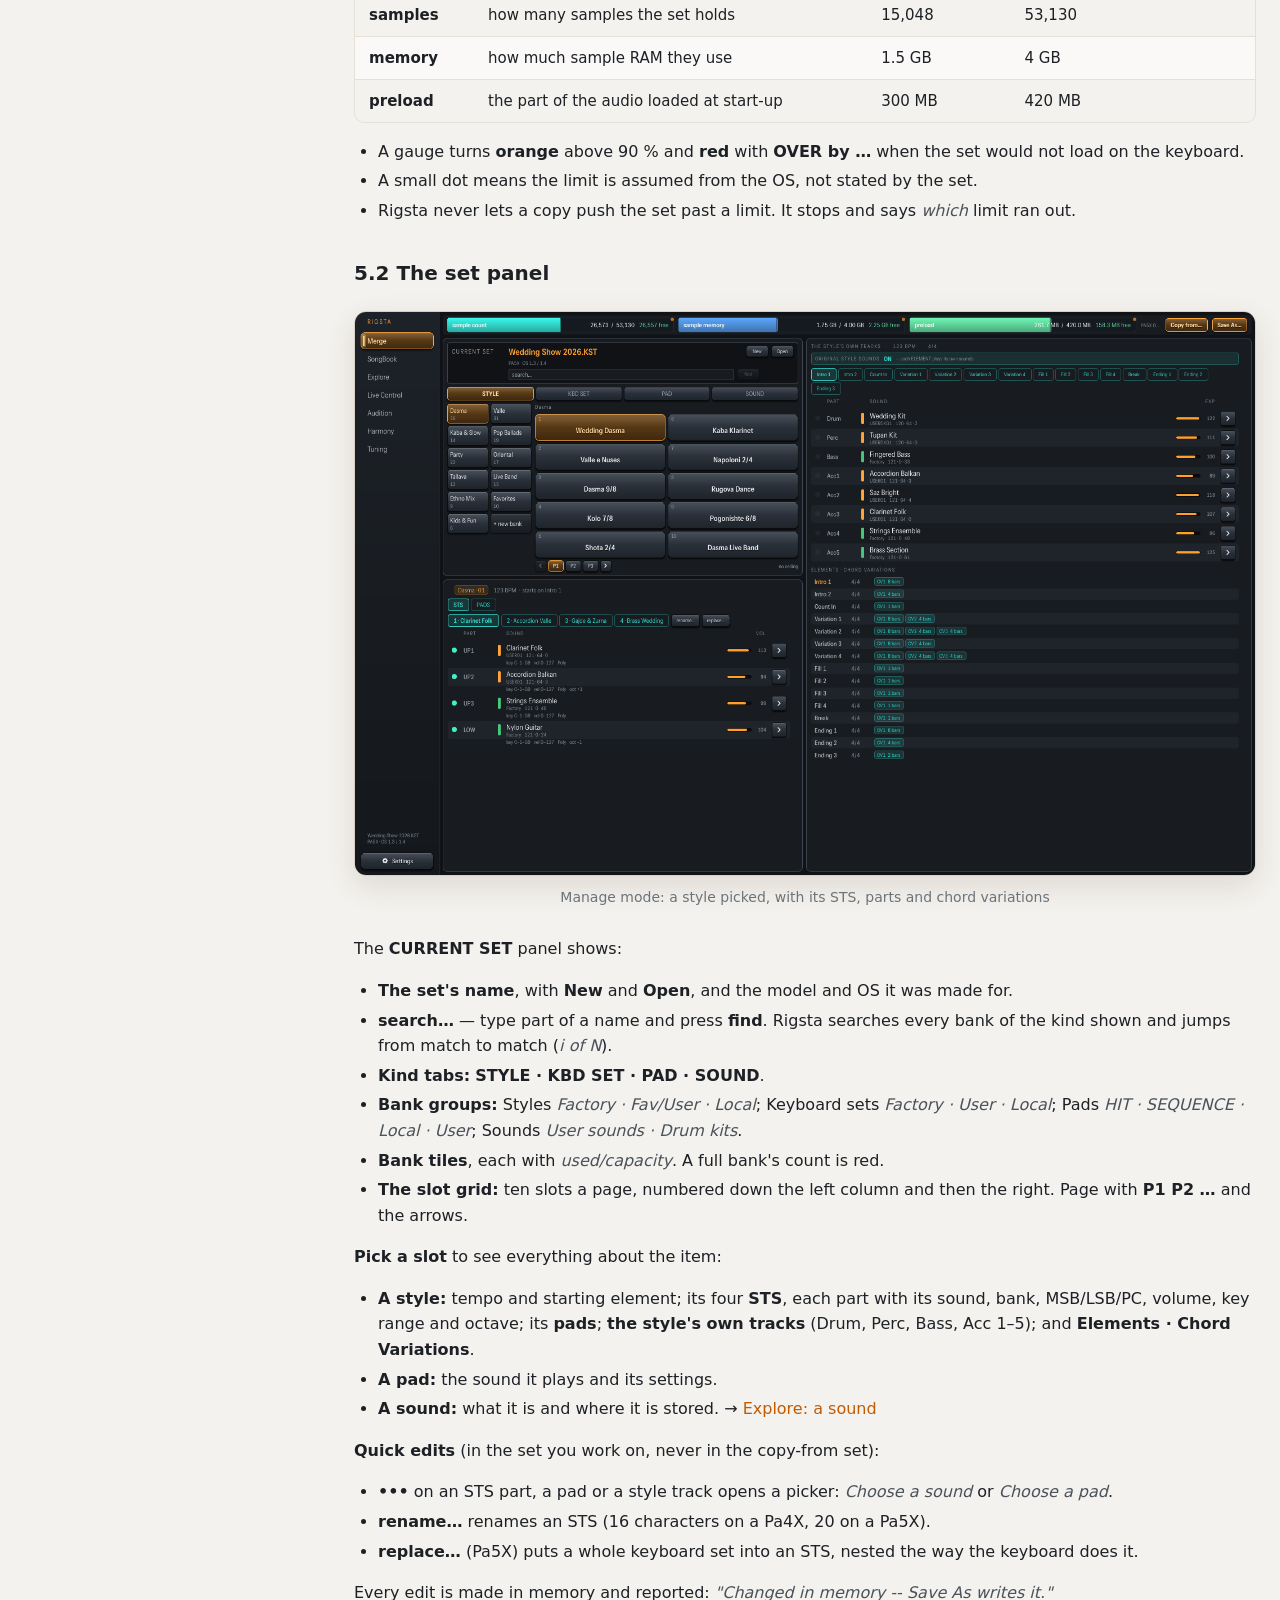
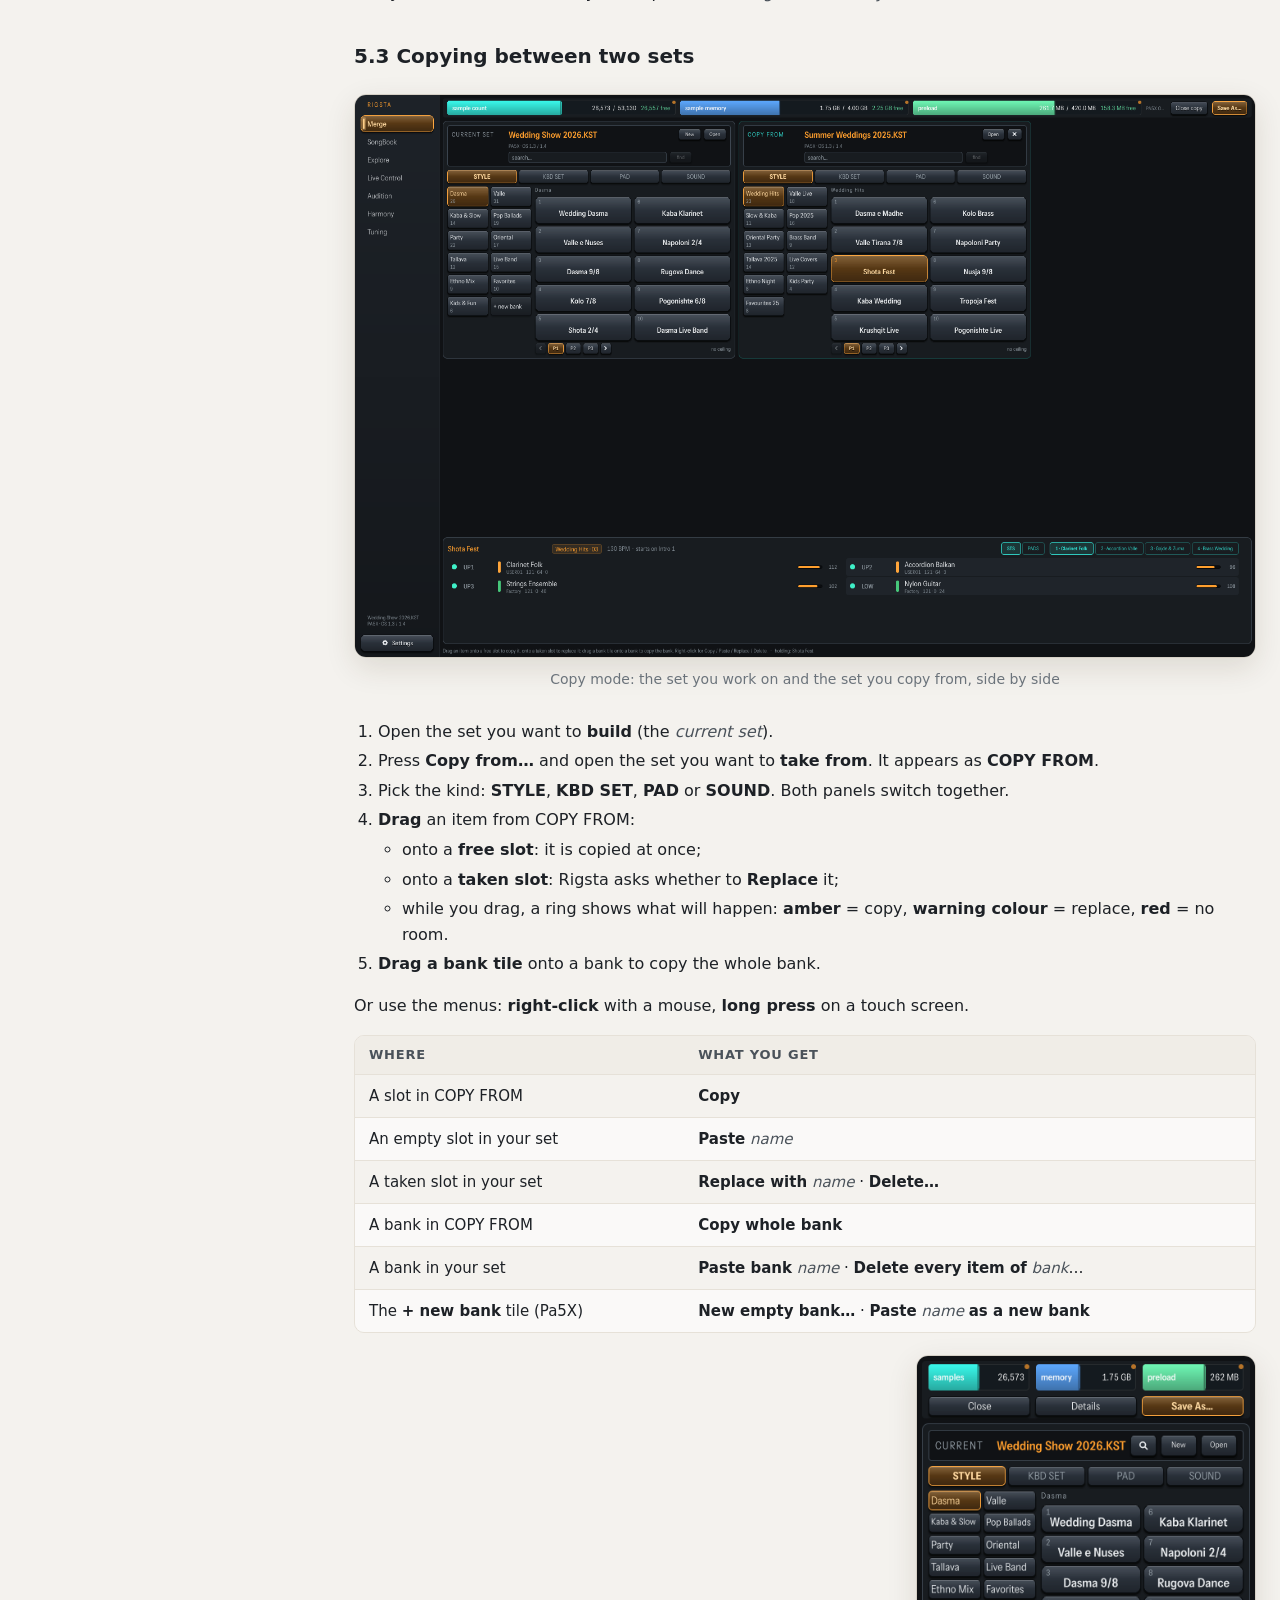
<file: manual.html>
<!doctype html>
<html lang="en"><head>
<meta charset="utf-8"><meta name="viewport" content="width=device-width, initial-scale=1">
<title>Rigsta User Manual</title><meta name="description" content="How to use Rigsta on PC, tablet and phone: merge, convert, samples, SongBook, MIDI setup, Live Control, Harmony, Tuning.">
<link rel="stylesheet" href="assets/site.css"><script>try{var t=localStorage.getItem('rigsta-docs-theme');if(t)document.documentElement.dataset.theme=t}catch(e){}</script>
</head><body class="manual">
<header class="top">
  <a class="brand" href="index.html"><span class="logo">R</span>RIGSTA</a>
  <nav>
    <a href="index.html">Home</a>
    <a href="manual.html" class="on">Manual</a>
    <a href="index.html#download">Download</a>
    <a class="pdf" href="Rigsta-User-Manual.pdf">PDF</a>
    <button class="theme" type="button" aria-label="Switch light or dark">◐</button>
  </nav>
</header>
<div class="docwrap"><aside class="toc"><input id="q" type="search" placeholder="Search the manual…" aria-label="Search"><div id="hits"></div><nav id="tocnav"><a class="l2" href="#1-welcome-to-rigsta">1. Welcome to Rigsta</a><a class="l3" href="#11-supported-keyboards">1.1 Supported keyboards</a><a class="l2" href="#2-getting-started">2. Getting started</a><a class="l3" href="#21-installing-on-windows">2.1 Installing on Windows</a><a class="l3" href="#22-installing-on-android">2.2 Installing on Android</a><a class="l3" href="#23-your-first-merge-in-five-steps">2.3 Your first merge, in five steps</a><a class="l3" href="#24-while-rigsta-works-and-when-it-is-done">2.4 While Rigsta works, and when it is done</a><a class="l2" href="#3-phone-tablet-and-pc">3. Phone, tablet and PC</a><a class="l3" href="#31-the-same-page-on-every-screen">3.1 The same page on every screen</a><a class="l3" href="#32-getting-around">3.2 Getting around</a><a class="l3" href="#33-touch-and-mouse-every-gesture">3.3 Touch and mouse: every gesture</a><a class="l3" href="#34-where-things-are">3.4 Where things are</a><a class="l3" href="#35-page-by-page">3.5 Page by page</a><a class="l2" href="#4-opening-a-set">4. Opening a set</a><a class="l3" href="#41-protections-when-you-open">4.1 Protections when you open</a><a class="l3" href="#42-large-sets-on-small-devices">4.2 Large sets on small devices</a><a class="l3" href="#43-read-as">4.3 &quot;Read as&quot;</a><a class="l2" href="#5-the-merge-page">5. The Merge page</a><a class="l3" href="#51-the-memory-gauges">5.1 The memory gauges</a><a class="l3" href="#52-the-set-panel">5.2 The set panel</a><a class="l3" href="#53-copying-between-two-sets">5.3 Copying between two sets</a><a class="l3" href="#54-deleting">5.4 Deleting</a><a class="l3" href="#55-a-new-set-a-new-bank">5.5 A new set, a new bank</a><a class="l2" href="#6-converting-a-pa4x-set-to-pa5x">6. Converting a Pa4X set to Pa5X</a><a class="l3" href="#61-converting-the-set-you-work-on">6.1 Converting the set you work on</a><a class="l3" href="#62-converting-the-set-you-copy-from">6.2 Converting the set you copy from</a><a class="l3" href="#63-what-a-conversion-does">6.3 What a conversion does</a><a class="l3" href="#64-on-a-phone-or-a-small-tablet">6.4 On a phone or a small tablet</a><a class="l2" href="#7-save-as">7. Save As</a><a class="l2" href="#8-the-songbook-page">8. The SongBook page</a><a class="l3" href="#81-a-songs-fields">8.1 A song&#x27;s fields</a><a class="l3" href="#82-add-a-song">8.2 Add a song</a><a class="l3" href="#83-set-lists">8.3 Set lists</a><a class="l3" href="#84-the-layout-and-the-banks">8.4 The layout, and the banks</a><a class="l2" href="#9-the-explore-page">9. The Explore page</a><a class="l3" href="#91-a-style">9.1 A style</a><a class="l3" href="#92-a-sound-its-zones-and-drum-keys">9.2 A sound: its zones and drum keys</a><a class="l3" href="#93-the-sample-library">9.3 The sample library</a><a class="l2" href="#10-connecting-your-keyboard">10. Connecting your keyboard</a><a class="l3" href="#101-the-cable">10.1 The cable</a><a class="l3" href="#102-choose-the-ports-in-rigsta">10.2 Choose the ports in Rigsta</a><a class="l3" href="#103-set-up-the-keyboard">10.3 Set up the keyboard</a><a class="l3" href="#104-what-rigsta-may-send">10.4 What Rigsta may send</a><a class="l2" href="#11-live-control">11. Live Control</a><a class="l3" href="#111-open-the-set-that-is-on-the-keyboard">11.1 Open the set that is on the keyboard</a><a class="l3" href="#112-the-page">11.2 The page</a><a class="l3" href="#113-pa5x-the-live-control-index">11.3 Pa5X: the Live Control index</a><a class="l3" href="#114-panels-over-live-control">11.4 Panels over Live Control</a><a class="l2" href="#12-harmony">12. Harmony</a><a class="l3" href="#121-how-it-works">12.1 How it works</a><a class="l3" href="#122-playing">12.2 Playing</a><a class="l3" href="#123-your-own-harmonies">12.3 Your own harmonies</a><a class="l2" href="#13-tuning">13. Tuning</a><a class="l3" href="#131-choosing-a-scale">13.1 Choosing a scale</a><a class="l3" href="#132-editing-a-scale">13.2 Editing a scale</a><a class="l3" href="#133-clear">13.3 Clear</a><a class="l2" href="#14-audition">14. Audition</a><a class="l2" href="#15-settings">15. Settings</a><a class="l2" href="#16-troubleshooting">16. Troubleshooting</a><a class="l2" href="#17-glossary">17. Glossary</a></nav></aside><main class="doc"><h1 id="rigsta-user-manual">Rigsta — User Manual<a class="anchor" href="#rigsta-user-manual" aria-label="link">#</a></h1>
<p><strong>The set manager, converter and live companion for Korg Pa arranger keyboards.</strong></p>
<p>Version 1.0 · September 2026 · Windows · Android phones and tablets</p>
<figure class="shot"><a href="img/merge_desktop.png" target="_blank"><img src="img/merge_desktop.png" alt="Rigsta on a PC: the Merge page with a Pa5X set open" loading="lazy"></a><figcaption>Rigsta on a PC: the Merge page with a Pa5X set open</figcaption></figure>
<nav class="cards"><a class="card" href="#2-getting-started"><b>Start here</b><span>Install, open your first set, make your first merge</span></a><a class="card" href="#3-phone-tablet-and-pc"><b>Phone, tablet and PC</b><span>What each screen shows, and every gesture</span></a><a class="card" href="#5-the-merge-page"><b>Merge sets</b><span>Copy styles, keyboard sets, pads and sounds between sets</span></a><a class="card" href="#6-converting-a-pa4x-set-to-pa5x"><b>Convert Pa4X → Pa5X</b><span>Bring a Pa4X set onto a Pa5X, edits and all</span></a><a class="card" href="#7-save-as"><b>Save As</b><span>Write a new set; the one you opened is never touched</span></a><a class="card" href="#9-the-explore-page"><b>Samples &amp; sounds</b><span>See and hear every sample, zone and drum key</span></a><a class="card" href="#10-connecting-your-keyboard"><b>Connect the keyboard</b><span>The cable, the ports, the keyboard's MIDI settings</span></a><a class="card" href="#11-live-control"><b>Play live</b><span>Styles, STS and elements from your phone, tablet or PC</span></a><a class="card" href="#12-harmony"><b>Harmony &amp; Tuning</b><span>A live second voice; oriental scales in one tap</span></a><a class="card" href="#16-troubleshooting"><b>Something wrong?</b><span>The common problems and what to do</span></a></nav>
<hr>
<h2 id="1-welcome-to-rigsta">1. Welcome to Rigsta<a class="anchor" href="#1-welcome-to-rigsta" aria-label="link">#</a></h2>
<aside class="glance"><div class="label">In short</div><ul>
<li>Rigsta is <strong>one app for your Korg Pa sets</strong>: merge them, convert Pa4X sets to Pa5X, explore and hear every style and sound, and play live from a phone, tablet or PC.
</li>
<li><strong>Your sets are safe.</strong> A set you open is only read. Every change happens in memory, and <strong>Save As always writes a new set folder</strong>.
</li>
<li>It runs on <strong>Windows</strong> and <strong>Android</strong>, with a layout made for each screen.
</li></ul></aside>
<p>What you can do with Rigsta:</p>
<ul>
<li><strong>Merge sets.</strong> Open the set you work on and a second set to copy from. Drag styles, keyboard sets, pads and sounds across. Everything an item needs comes with it: its sounds, samples, keyboard sets and pads. → <a href="#5-the-merge-page">The Merge page</a>
</li>
<li><strong>Convert Pa4X sets to Pa5X.</strong> Convert the set as you have edited it, in one step, or convert the set you copy from and merge its best parts into your Pa5X set. → <a href="#6-converting-a-pa4x-set-to-pa5x">Converting</a>
</li>
<li><strong>Explore and hear.</strong> Every style's tracks, STS, pads and chord variations. Every sound's multisample zones and drum keys, drawn on a piano. Every sample, played on your device. → <a href="#9-the-explore-page">The Explore page</a>
</li>
<li><strong>Edit.</strong> Swap a sound, rename an STS, edit SongBook songs and set lists. → <a href="#8-the-songbook-page">SongBook</a>
</li>
<li><strong>Play live.</strong> Live Control puts up styles, STS and style elements from your screen, with the lights following the keyboard. → <a href="#11-live-control">Live Control</a>
<ul>
<li><strong>Harmony</strong> adds a second voice, a scale-true third or sixth from your melody. → <a href="#12-harmony">Harmony</a>
</li>
<li><strong>Tuning</strong> sends oriental, Balkan and historic scales to the keyboard in one tap. → <a href="#13-tuning">Tuning</a>
</li></ul>
</li></ul>
<aside class="callout tip"><div class="label">The golden rule</div><p>A set you open is only ever <strong>read</strong>. Every change happens in memory. <strong>Save As</strong> writes a <strong>new</strong> set folder. Your original set on disk is never written. → <a href="#7-save-as">Save As</a></p></aside>
<h3 id="11-supported-keyboards">1.1 Supported keyboards<a class="anchor" href="#11-supported-keyboards" aria-label="link">#</a></h3>
<div class="table-wrap"><table><thead><tr><th>Keyboard</th><th>Set folder</th><th>What Rigsta does</th></tr></thead><tbody><tr><td><strong>Pa5X</strong> (OS 1.0 – 1.4)</td><td><code>.KST</code></td><td>Read, merge, edit, SongBook, Live Control, Save As</td></tr><tr><td><strong>Pa4X</strong> (OS 1.x, 2.x, 3 / OS Next)</td><td><code>.SET</code></td><td>Read, merge, edit, SongBook, <strong>convert to Pa5X</strong>, Save As</td></tr><tr><td>Pa3X, Pa800, Pa600, Pa1X, Pa700, Pa1000</td><td><code>.SET</code></td><td>Recognised and opened for viewing. Merging is not offered yet.</td></tr></tbody></table></div>
<p>Rigsta recognises the keyboard model and OS generation from the files in the set, and says what it found under the set's name, for example <code>pa4x-v3 (PA4X, OS V3 / OS Next; detected …)</code>.</p>
<hr>
<h2 id="2-getting-started">2. Getting started<a class="anchor" href="#2-getting-started" aria-label="link">#</a></h2>
<aside class="glance"><div class="label">In short</div><ol>
<li><strong>Install</strong> Rigsta on your PC or Android device.
</li>
<li><strong>Open a set</strong>: a <code>.SET</code> or <code>.KST</code> folder, from your disk, an SD card or a USB stick.
</li>
<li><strong>Work</strong>: merge, convert, edit, or play live.
</li>
<li><strong>Save As</strong> writes your result as a new set, ready to load on the keyboard.
</li></ol></aside>
<h3 id="21-installing-on-windows">2.1 Installing on Windows<a class="anchor" href="#21-installing-on-windows" aria-label="link">#</a></h3>
<ol>
<li>Run <strong>Rigsta-Setup.exe</strong> and follow the installer.
</li>
<li>Start <strong>Rigsta</strong> from the Start menu.
</li>
<li>If Windows asks the first time, allow Rigsta to run.
</li></ol>
<p>Nothing else needs installing. The keyboard's USB-MIDI connection works with Windows' own driver. → <a href="#10-connecting-your-keyboard">Connecting your keyboard</a></p>
<h3 id="22-installing-on-android">2.2 Installing on Android<a class="anchor" href="#22-installing-on-android" aria-label="link">#</a></h3>
<ol>
<li>Install the Rigsta APK on your phone or tablet.
</li>
<li>The first time you start it, Rigsta asks: <strong>"Allow Rigsta to read and write your sets"</strong>. A set is a folder of many files, which Rigsta reads and writes whole. Tap <strong>Allow</strong>, switch on <strong>Allow access to manage all files</strong> for Rigsta, then come back. Rigsta carries on by itself.
</li>
<li>On a phone or tablet, Rigsta opens on <strong>Live Control</strong>. On a PC it opens on <strong>Merge</strong>.
</li></ol>
<aside class="callout note"><div class="label">Note</div><p>You can answer <strong>Not now</strong>. Rigsta asks again the moment you open or save a set, and carries on once access is allowed.</p></aside>
<h3 id="23-your-first-merge-in-five-steps">2.3 Your first merge, in five steps<a class="anchor" href="#23-your-first-merge-in-five-steps" aria-label="link">#</a></h3>
<ol>
<li>Open the set you want to build: <strong>Merge → Open a set…</strong> → <a href="#4-opening-a-set">Opening a set</a>
</li>
<li>Open the set to take from: <strong>Copy from…</strong>
</li>
<li>Pick <strong>STYLE</strong>, then drag a style from <strong>COPY FROM</strong> onto a free slot of your set. (On a touch screen, long-press it and choose <strong>Copy</strong>, then long-press a free slot and choose <strong>Paste</strong>.) → <a href="#53-copying-between-two-sets">Copying</a>
</li>
<li>Watch the report: what moved, what was reused, what was refused and why.
</li>
<li><strong>Save As…</strong> writes the new set. Copy it to a USB stick and load it on the keyboard. → <a href="#7-save-as">Save As</a>
</li></ol>
<h3 id="24-while-rigsta-works-and-when-it-is-done">2.4 While Rigsta works, and when it is done<a class="anchor" href="#24-while-rigsta-works-and-when-it-is-done" aria-label="link">#</a></h3>
<ul>
<li><strong>While it works</strong> (opening, copying, converting, saving), a cover shows what it is doing and how long it has taken. Rigsta reads a set whole into memory, samples and audio included, so a large set takes a little while. Leave the app open until the cover goes.
</li>
<li><strong>When it is done</strong>, a result box says <strong>DONE</strong> (green) or <strong>NOT DONE</strong> (red), with a plain report of exactly what happened. Close it with <strong>Close</strong>.
</li></ul>
<hr>
<h2 id="3-phone-tablet-and-pc">3. Phone, tablet and PC<a class="anchor" href="#3-phone-tablet-and-pc" aria-label="link">#</a></h2>
<aside class="glance"><div class="label">In short</div><ul>
<li><strong>One app, three layouts.</strong> A PC gets a rail of pages down the left. A tablet gets the same rail, narrower, with finger-sized keys. A phone gets tabs along the bottom, and a column of tabs down the left when it lies on its side.
</li>
<li><strong>On a phone, the stage pages come first:</strong> Live, Harmony, Audition and SongBook are tabs; everything else is under <strong>More</strong>.
</li>
<li><strong>Touch and mouse do the same things.</strong> A long press is a right-click. A sideways swipe turns a page of tiles.
</li></ul></aside>
<h3 id="31-the-same-page-on-every-screen">3.1 The same page on every screen<a class="anchor" href="#31-the-same-page-on-every-screen" aria-label="link">#</a></h3>
<p>Rigsta decides the layout from the size of the window or screen, so a small PC window can look like a tablet. You can also choose the layout yourself. → <a href="#15-settings">Settings → LAYOUT</a></p>
<div class="devices-row n3"><figure class="shot"><a href="img/merge_desktop.png" target="_blank"><img src="img/merge_desktop.png" alt="PC: the rail on the left, the set and the item&#x27;s detail side by side" loading="lazy"></a><figcaption>PC: the rail on the left, the set and the item's detail side by side</figcaption></figure><figure class="shot tablet"><a href="img/merge_tablet.png" target="_blank"><img src="img/merge_tablet.png" alt="Tablet: the same rail, narrower; finger-sized keys" loading="lazy"></a><figcaption>Tablet: the same rail, narrower; finger-sized keys</figcaption></figure><figure class="shot phone"><a href="img/merge_phone.png" target="_blank"><img src="img/merge_phone.png" alt="Phone: tabs along the bottom; the page scrolls" loading="lazy"></a><figcaption>Phone: tabs along the bottom; the page scrolls</figcaption></figure></div>
<div class="devices-row n3"><figure class="shot"><a href="img/live_desktop.png" target="_blank"><img src="img/live_desktop.png" alt="PC: banks, styles and the deck on one screen" loading="lazy"></a><figcaption>PC: banks, styles and the deck on one screen</figcaption></figure><figure class="shot tablet"><a href="img/live_tablet.png" target="_blank"><img src="img/live_tablet.png" alt="Tablet on its side" loading="lazy"></a><figcaption>Tablet on its side</figcaption></figure><figure class="shot phone"><a href="img/live_phone.png" target="_blank"><img src="img/live_phone.png" alt="Phone upright: styles above, the deck at your thumbs" loading="lazy"></a><figcaption>Phone upright: styles above, the deck at your thumbs</figcaption></figure></div>
<div class="table-wrap"><table><thead><tr><th></th><th>PC (desktop)</th><th>Tablet</th><th>Phone upright</th><th>Phone on its side</th></tr></thead><tbody><tr><td><strong>Which layout</strong></td><td>a window 1200 px wide or more</td><td>narrower than 1200 px, and every Android tablet</td><td>narrower than 720 px</td><td>wider than tall and under 560 px high</td></tr><tr><td><strong>Pages</strong></td><td>the rail, left</td><td>the rail, left (narrower)</td><td>tabs along the bottom + <strong>More</strong></td><td>a column of tabs, left, + <strong>More</strong></td></tr><tr><td><strong>Settings</strong></td><td>⚙ <strong>Settings</strong>, foot of the rail</td><td>⚙ <strong>Settings</strong>, foot of the rail</td><td><strong>More → Settings</strong></td><td><strong>More → Settings</strong></td></tr><tr><td><strong>Opens on</strong></td><td>Merge</td><td>Live Control</td><td>Live Control</td><td>Live Control</td></tr><tr><td><strong>Keys</strong></td><td>mouse-sized</td><td>finger-sized</td><td>finger-sized</td><td>finger-sized</td></tr><tr><td><strong>Details of an item</strong></td><td>beside the list</td><td>beside the list</td><td>its STS under the set; <strong>Details</strong> for the rest</td><td><strong>Details</strong></td></tr><tr><td><strong>Two sets on Merge</strong></td><td>side by side</td><td>side by side (stacked when narrow)</td><td>one above the other; scroll</td><td>side by side, half each</td></tr></tbody></table></div>
<h3 id="32-getting-around">3.2 Getting around<a class="anchor" href="#32-getting-around" aria-label="link">#</a></h3>
<p><strong>On a PC or tablet: the rail.</strong> The pages run down the left edge:</p>
<div class="table-wrap"><table><thead><tr><th>Page</th><th>What it is for</th></tr></thead><tbody><tr><td><strong>Merge</strong></td><td>Open sets, copy between them, delete, convert, Save As → <a href="#5-the-merge-page">5</a></td></tr><tr><td><strong>SongBook</strong></td><td>The SongBook's songs and set lists → <a href="#8-the-songbook-page">8</a></td></tr><tr><td><strong>Explore</strong></td><td>Everything inside a style, keyboard set, pad or sound, and the sample library → <a href="#9-the-explore-page">9</a></td></tr><tr><td><strong>Live Control</strong></td><td>Play from the app: styles, STS, elements, transport → <a href="#11-live-control">11</a></td></tr><tr><td><strong>Audition</strong></td><td>Hear a style's phrases on the keyboard, try other sounds → <a href="#14-audition">14</a></td></tr><tr><td><strong>Harmony</strong></td><td>A live second voice from your melody → <a href="#12-harmony">12</a></td></tr><tr><td><strong>Tuning</strong></td><td>Scales and quarter tones, sent to the keyboard → <a href="#13-tuning">13</a></td></tr><tr><td><strong>⚙ Settings</strong></td><td>Look, layout, memory, keyboard, MIDI OUT → <a href="#15-settings">15</a></td></tr></tbody></table></div>
<p>The name of the set you work on sits at the foot of the rail, above <strong>Settings</strong>.</p>
<p><strong>On a phone: the tabs.</strong> The pages you use on stage are one tap away:</p>
<ul>
<li><strong>Live · Harmony · Audition · SongBook</strong> along the bottom.
</li>
<li><strong>More</strong> opens a menu with <strong>Open a set…</strong> (or <strong>Open another set…</strong>), <strong>Tuning</strong>, <strong>Merge</strong>, <strong>Explore</strong> and <strong>Settings</strong>. <strong>More</strong> stays lit while you are on one of its pages.
</li></ul>
<div class="devices-row n2"><figure class="shot phone"><a href="img/live_phone_side.png" target="_blank"><img src="img/live_phone_side.png" alt="Phone on its side: the tabs run down the left edge" loading="lazy"></a><figcaption>Phone on its side: the tabs run down the left edge</figcaption></figure><figure class="shot phone"><a href="img/merge_phone_side.png" target="_blank"><img src="img/merge_phone_side.png" alt="Merge on a phone on its side: the two sets side by side" loading="lazy"></a><figcaption>Merge on a phone on its side: the two sets side by side</figcaption></figure></div>
<p><strong>On a phone on its side</strong>, the same tabs run down the left edge, with <strong>More</strong> below them and the keyboard's connection key at the foot. The pages put things side by side instead of stacking them.</p>
<p><strong>Sheets.</strong> Where a screen has no room for an item's detail, it slides in from the right as a <strong>sheet</strong> with a <strong>Close</strong> button:</p>
<div class="table-wrap"><table><thead><tr><th>Page</th><th>The sheet</th><th>Opens when</th></tr></thead><tbody><tr><td>Merge</td><td>the item's detail</td><td>you press <strong>Details</strong> (after picking a slot)</td></tr><tr><td>Explore</td><td>the item or record</td><td>you pick a row</td></tr><tr><td>SongBook</td><td><strong>SONG</strong></td><td>you tap a song</td></tr><tr><td>Audition</td><td><strong>THE STYLE</strong></td><td>you tap a style</td></tr></tbody></table></div>
<p><strong>Panels</strong> such as Harmony and Tuning on Live Control open over the page. A tap outside closes them, unless you choose <strong>Stay until closed</strong>. → <a href="#15-settings">Settings → PANELS</a></p>
<h3 id="33-touch-and-mouse-every-gesture">3.3 Touch and mouse: every gesture<a class="anchor" href="#33-touch-and-mouse-every-gesture" aria-label="link">#</a></h3>
<div class="table-wrap"><table><thead><tr><th>To…</th><th>With a mouse</th><th>With a finger</th></tr></thead><tbody><tr><td>Pick a slot, tile, key or row</td><td>click</td><td>tap</td></tr><tr><td>Open a slot's or bank's menu (Copy, Paste, Replace, Delete)</td><td><strong>right-click</strong></td><td><strong>long press</strong></td></tr><tr><td>Copy an item or a bank between sets</td><td>drag it from COPY FROM onto your set</td><td>long press → <strong>Copy</strong>, then long press → <strong>Paste</strong> (or drag)</td></tr><tr><td>Turn a page of style tiles, banks, chords or scales</td><td>the arrows, the page keys, or drag sideways</td><td><strong>swipe sideways</strong>: left for the next page, right for the one before</td></tr><tr><td>Scroll a page that does not fit</td><td>the wheel</td><td>drag up or down</td></tr><tr><td>Move along a sound's piano</td><td>drag the range bar</td><td>swipe the piano sideways, or drag the range bar</td></tr><tr><td>Show more or fewer piano keys</td><td>drag an edge of the range bar</td><td>drag an edge of the range bar</td></tr><tr><td>Hear a key, zone or sample</td><td>click it</td><td>tap it</td></tr><tr><td>Change a tempo, transpose or selection number</td><td>drag up or down, or the wheel; double-click to type</td><td>drag up or down; double-tap to type</td></tr><tr><td>Choose in a picker (sound, style, pad)</td><td>click, then <strong>Select</strong>; or double-click</td><td>tap, then <strong>Select</strong>; or double-tap</td></tr><tr><td>Switch a tuning key's quarter tone</td><td>—</td><td><strong>long press</strong> the key</td></tr><tr><td>Close a sheet, panel or dialog</td><td><strong>Esc</strong>, or click outside</td><td>tap outside, or <strong>Close</strong> / ✕</td></tr><tr><td>Bring back the phone's system bars in full screen</td><td>—</td><td>swipe in from the screen's edge</td></tr></tbody></table></div>
<aside class="callout tip"><div class="label">How a swipe turns a page</div><p>Swipe at least a fifth of the width (60 px is always enough) and let go: the next page slides in. A short or slow move stays a tap, so you never pick a tile by accident while swiping. Swiping works wherever the tiles have more than one page: styles and banks on Live Control, chords and presets on Harmony, scales on Tuning.</p></aside>
<aside class="callout note"><div class="label">Note</div><p>There is no swiping between pages or between the two sets. Use the rail or tabs to change page; on a phone upright, scroll down to reach the set you copy from.</p></aside>
<h3 id="34-where-things-are">3.4 Where things are<a class="anchor" href="#34-where-things-are" aria-label="link">#</a></h3>
<div class="table-wrap"><table><thead><tr><th>I want to…</th><th>PC / tablet</th><th>Phone</th></tr></thead><tbody><tr><td>Open a set</td><td><strong>Merge → Open a set…</strong>, or <strong>Open</strong> on the set's panel</td><td><strong>More → Open a set…</strong></td></tr><tr><td>Open a set to copy from</td><td><strong>Merge → Copy from…</strong></td><td><strong>More → Merge → Copy from…</strong></td></tr><tr><td>Save As</td><td><strong>Save As…</strong> on Merge or SongBook</td><td>the same, via <strong>More → Merge</strong> or the <strong>SongBook</strong> tab</td></tr><tr><td>See an item's full detail</td><td>pick it: it shows beside the list</td><td>pick it, then <strong>Details</strong></td></tr><tr><td>Connect the keyboard</td><td><strong>Settings → KEYBOARD</strong>, or the connection key on Live Control and Harmony</td><td>tap the connection pill: the <strong>KEYBOARD</strong> sheet opens</td></tr><tr><td>Make the Pa5X Live Control index</td><td><strong>Index…</strong> on Live Control</td><td>tap the ⚠ notice → <strong>Make the index…</strong></td></tr><tr><td>Harmony or Tuning while playing</td><td><strong>Harmony</strong> / <strong>Tuning</strong> on Live Control</td><td>the same keys; the panel covers the styles, the deck stays</td></tr><tr><td>Change the theme, text size or layout</td><td><strong>Settings</strong></td><td><strong>More → Settings</strong></td></tr></tbody></table></div>
<h3 id="35-page-by-page">3.5 Page by page<a class="anchor" href="#35-page-by-page" aria-label="link">#</a></h3>
<ul>
<li><strong>Merge.</strong> On a PC the two sets sit side by side, with the detail along the bottom and the gesture hints under it. On a phone upright they stack; scroll to the second. Pane titles shorten to <strong>CURRENT</strong> and <strong>FROM</strong>, search hides behind 🔍, and the item's detail opens with <strong>Details</strong>.
</li>
<li><strong>Live Control.</strong> On a PC and tablet: banks on the left, styles in the middle, the deck below. On a phone: a bank button ▾ opens the banks; the deck sits under the styles, with <strong>Elements</strong> and <strong>Controls</strong> to switch its keys. On its side: styles left, deck right. The <strong>Monitor</strong> is on PC and tablet only.
</li>
<li><strong>Harmony.</strong> Two columns on PC and tablet. On a phone, <strong>Play</strong> and <strong>Setup</strong> switch between playing and the sounds and routing.
</li>
<li><strong>Tuning.</strong> On a tall screen the piano sits on top and the scales below; on a short one, scales left and piano right.
</li>
<li><strong>Explore, SongBook, Audition.</strong> On narrow screens the detail becomes a sheet. The SongBook opens a song, a genre or a set list as its own page, with a back arrow.
</li>
<li><strong>Pickers</strong> (sounds, styles, pads) fill the whole screen on a phone.
</li></ul>
<div class="devices-row n3"><figure class="shot phone"><a href="img/inside_kit_phone.png" target="_blank"><img src="img/inside_kit_phone.png" alt="Explore on a phone: a drum kit&#x27;s map in its sheet" loading="lazy"></a><figcaption>Explore on a phone: a drum kit's map in its sheet</figcaption></figure><figure class="shot phone"><a href="img/songbook_phone.png" target="_blank"><img src="img/songbook_phone.png" alt="The SongBook on a phone" loading="lazy"></a><figcaption>The SongBook on a phone</figcaption></figure><figure class="shot phone"><a href="img/harmony_phone.png" target="_blank"><img src="img/harmony_phone.png" alt="Harmony on a phone" loading="lazy"></a><figcaption>Harmony on a phone</figcaption></figure></div>
<hr>
<h2 id="4-opening-a-set">4. Opening a set<a class="anchor" href="#4-opening-a-set" aria-label="link">#</a></h2>
<aside class="glance"><div class="label">In short</div><ul>
<li>A Korg set is a <strong>folder</strong>: <code>.SET</code> (Pa4X) or <code>.KST</code> (Pa5X). You open the folder itself.
</li>
<li>Rigsta checks the <strong>memory</strong> first and asks before letting <strong>unsaved changes</strong> go.
</li>
<li>A set is <strong>read whole into memory</strong>. If part of it cannot be read, Rigsta opens the rest and says which part.
</li></ul></aside>
<p>To open one:</p>
<ol>
<li>On <strong>Merge</strong>, press <strong>Open a set…</strong> (or <strong>Open</strong> on the <em>Current set</em> panel). On a phone: <strong>More → Open a set…</strong>.
</li>
<li>Choose the set folder and confirm.
</li></ol>
<figure class="shot"><a href="img/nothing_open.png" target="_blank"><img src="img/nothing_open.png" alt="Rigsta with no set open" loading="lazy"></a><figcaption>Rigsta with no set open</figcaption></figure>
<h3 id="41-protections-when-you-open">4.1 Protections when you open<a class="anchor" href="#41-protections-when-you-open" aria-label="link">#</a></h3>
<ul>
<li><strong>Memory check.</strong> If the set may not fit in your device's free memory, Rigsta says so before reading it: <em>"This set may not fit in memory."</em> It shows how large the set is, how much it needs and how much is free. Choose <strong>Cancel</strong> or <strong>Open anyway</strong>.
</li>
<li><strong>Unsaved changes.</strong> If the set you work on has changes no Save As has written yet, Rigsta asks: <em>"The set has changes that are not saved."</em> Choose <strong>Keep working on it</strong> or <strong>Lose the changes</strong>. It asks before opening another set or making a new one.
</li>
<li><strong>Honest reading.</strong> If part of a set cannot be read (a damaged bank, say), Rigsta opens the rest and names what did not read. It never guesses at it and never writes into it.
</li></ul>
<h3 id="42-large-sets-on-small-devices">4.2 Large sets on small devices<a class="anchor" href="#42-large-sets-on-small-devices" aria-label="link">#</a></h3>
<p>Under <strong>Settings → MEMORY → SET AUDIO</strong>, <strong>Auto</strong> keeps a set's audio in memory when it fits, and otherwise leaves the audio on disk and reads it only when a merge or Save As needs it. Two large sets then fit side by side, even on a phone. → <a href="#15-settings">Settings</a></p>
<aside class="callout warn"><div class="label">Careful</div><p>With audio read from disk, keep the SD card or USB stick in until you have saved.</p></aside>
<h3 id="43-read-as">4.3 "Read as"<a class="anchor" href="#43-read-as" aria-label="link">#</a></h3>
<p>Some Pa4X sets do not say clearly which OS generation made them. Rigsta then shows <strong>read as</strong> buttons, such as <code>PA4X V2</code> or <code>PA4X V3 / OS Next</code>, so you can choose. It only offers the detected generation or a newer one.</p>
<hr>
<h2 id="5-the-merge-page">5. The Merge page<a class="anchor" href="#5-the-merge-page" aria-label="link">#</a></h2>
<aside class="glance"><div class="label">In short</div><ul>
<li><strong>Manage</strong> one set: its banks and slots, and the full detail of the item you pick.
</li>
<li><strong>Copy</strong> between two sets: open a second set with <strong>Copy from…</strong>, then drag items or whole banks across. Their sounds, samples, STS and pads come with them; nothing is copied twice.
</li>
<li>The <strong>memory gauges</strong> keep the set within the keyboard's limits.
</li>
<li>Every copy, replace and delete is <strong>whole or nothing</strong>, and reported in plain words.
</li></ul></aside>
<h3 id="51-the-memory-gauges">5.1 The memory gauges<a class="anchor" href="#51-the-memory-gauges" aria-label="link">#</a></h3>
<p>Across the top, three gauges measure the set against the keyboard's own limits:</p>
<div class="table-wrap"><table><thead><tr><th>Gauge</th><th>Meaning</th><th>Pa4X limit</th><th>Pa5X limit (OS 1.3+)</th></tr></thead><tbody><tr><td><strong>samples</strong></td><td>how many samples the set holds</td><td>15,048</td><td>53,130</td></tr><tr><td><strong>memory</strong></td><td>how much sample RAM they use</td><td>1.5 GB</td><td>4 GB</td></tr><tr><td><strong>preload</strong></td><td>the part of the audio loaded at start-up</td><td>300 MB</td><td>420 MB</td></tr></tbody></table></div>
<ul>
<li>A gauge turns <strong>orange</strong> above 90 % and <strong>red</strong> with <strong>OVER by …</strong> when the set would not load on the keyboard.
</li>
<li>A small dot means the limit is assumed from the OS, not stated by the set.
</li>
<li>Rigsta never lets a copy push the set past a limit. It stops and says <em>which</em> limit ran out.
</li></ul>
<h3 id="52-the-set-panel">5.2 The set panel<a class="anchor" href="#52-the-set-panel" aria-label="link">#</a></h3>
<figure class="shot"><a href="img/merge_desktop.png" target="_blank"><img src="img/merge_desktop.png" alt="Manage mode: a style picked, with its STS, parts and chord variations" loading="lazy"></a><figcaption>Manage mode: a style picked, with its STS, parts and chord variations</figcaption></figure>
<p>The <strong>CURRENT SET</strong> panel shows:</p>
<ul>
<li><strong>The set's name</strong>, with <strong>New</strong> and <strong>Open</strong>, and the model and OS it was made for.
</li>
<li><strong>search…</strong> — type part of a name and press <strong>find</strong>. Rigsta searches every bank of the kind shown and jumps from match to match (<em>i of N</em>).
</li>
<li><strong>Kind tabs:</strong> <strong>STYLE · KBD SET · PAD · SOUND</strong>.
</li>
<li><strong>Bank groups:</strong> Styles <em>Factory · Fav/User · Local</em>; Keyboard sets <em>Factory · User · Local</em>; Pads <em>HIT · SEQUENCE · Local · User</em>; Sounds <em>User sounds · Drum kits</em>.
</li>
<li><strong>Bank tiles</strong>, each with <em>used/capacity</em>. A full bank's count is red.
</li>
<li><strong>The slot grid:</strong> ten slots a page, numbered down the left column and then the right. Page with <strong>P1 P2 …</strong> and the arrows.
</li></ul>
<p><strong>Pick a slot</strong> to see everything about the item:</p>
<ul>
<li><strong>A style:</strong> tempo and starting element; its four <strong>STS</strong>, each part with its sound, bank, MSB/LSB/PC, volume, key range and octave; its <strong>pads</strong>; <strong>the style's own tracks</strong> (Drum, Perc, Bass, Acc 1–5); and <strong>Elements · Chord Variations</strong>.
</li>
<li><strong>A pad:</strong> the sound it plays and its settings.
</li>
<li><strong>A sound:</strong> what it is and where it is stored. → <a href="#92-a-sound-its-zones-and-drum-keys">Explore: a sound</a>
</li></ul>
<p><strong>Quick edits</strong> (in the set you work on, never in the copy-from set):</p>
<ul>
<li><strong>•••</strong> on an STS part, a pad or a style track opens a picker: <em>Choose a sound</em> or <em>Choose a pad</em>.
</li>
<li><strong>rename…</strong> renames an STS (16 characters on a Pa4X, 20 on a Pa5X).
</li>
<li><strong>replace…</strong> (Pa5X) puts a whole keyboard set into an STS, nested the way the keyboard does it.
</li></ul>
<p>Every edit is made in memory and reported: <em>"Changed in memory -- Save As writes it."</em></p>
<h3 id="53-copying-between-two-sets">5.3 Copying between two sets<a class="anchor" href="#53-copying-between-two-sets" aria-label="link">#</a></h3>
<figure class="shot"><a href="img/merge_copy.png" target="_blank"><img src="img/merge_copy.png" alt="Copy mode: the set you work on and the set you copy from, side by side" loading="lazy"></a><figcaption>Copy mode: the set you work on and the set you copy from, side by side</figcaption></figure>
<ol>
<li>Open the set you want to <strong>build</strong> (the <em>current set</em>).
</li>
<li>Press <strong>Copy from…</strong> and open the set you want to <strong>take from</strong>. It appears as <strong>COPY FROM</strong>.
</li>
<li>Pick the kind: <strong>STYLE</strong>, <strong>KBD SET</strong>, <strong>PAD</strong> or <strong>SOUND</strong>. Both panels switch together.
</li>
<li><strong>Drag</strong> an item from COPY FROM:
<ul>
<li>onto a <strong>free slot</strong>: it is copied at once;
</li>
<li>onto a <strong>taken slot</strong>: Rigsta asks whether to <strong>Replace</strong> it;
</li>
<li>while you drag, a ring shows what will happen: <strong>amber</strong> = copy, <strong>warning colour</strong> = replace, <strong>red</strong> = no room.
</li></ul>
</li>
<li><strong>Drag a bank tile</strong> onto a bank to copy the whole bank.
</li></ol>
<p>Or use the menus: <strong>right-click</strong> with a mouse, <strong>long press</strong> on a touch screen.</p>
<div class="table-wrap"><table><thead><tr><th>Where</th><th>What you get</th></tr></thead><tbody><tr><td>A slot in COPY FROM</td><td><strong>Copy</strong></td></tr><tr><td>An empty slot in your set</td><td><strong>Paste</strong> <em>name</em></td></tr><tr><td>A taken slot in your set</td><td><strong>Replace with</strong> <em>name</em> · <strong>Delete…</strong></td></tr><tr><td>A bank in COPY FROM</td><td><strong>Copy whole bank</strong></td></tr><tr><td>A bank in your set</td><td><strong>Paste bank</strong> <em>name</em> · <strong>Delete every item of</strong> <em>bank</em>…</td></tr><tr><td>The <strong>+ new bank</strong> tile (Pa5X)</td><td><strong>New empty bank…</strong> · <strong>Paste</strong> <em>name</em> <strong>as a new bank</strong></td></tr></tbody></table></div>
<div class="devices-row n2"><figure class="shot tablet"><a href="img/merge_copy_tablet.png" target="_blank"><img src="img/merge_copy_tablet.png" alt="Two sets on a tablet" loading="lazy"></a><figcaption>Two sets on a tablet</figcaption></figure><figure class="shot phone"><a href="img/merge_copy_phone.png" target="_blank"><img src="img/merge_copy_phone.png" alt="Two sets on a phone: the copy-from set is below; scroll to reach it" loading="lazy"></a><figcaption>Two sets on a phone: the copy-from set is below; scroll to reach it</figcaption></figure></div>
<h4 id="what-travels-with-an-item">What travels with an item<a class="anchor" href="#what-travels-with-an-item" aria-label="link">#</a></h4>
<p>When you copy a <strong>style</strong>:</p>
<ul>
<li><strong>Its sounds come with it</strong>, with every multisample, drum record and sample they need. Each sound is repointed to its new address.
</li>
<li><strong>Its keyboard sets (STS) and pads come with it.</strong> A pad keeps its slot if it is free, otherwise it takes the next free one and the style is repointed.
</li>
<li><strong>Nothing is copied twice.</strong> Sounds and samples your set already holds are reused, so more styles fit.
</li>
<li><strong>Name clashes are never overwritten.</strong> A second <em>Ballad</em> arrives as <em>Ballad(1)</em>, as the keyboard names it.
</li>
<li><strong>Generations go up, never down.</strong> Copy from an older-generation set into a newer one and the samples are upgraded the way the keyboard upgrades them.
</li></ul>
<p>Each item moves <strong>whole or not at all</strong>. If one item cannot move, only that one is refused, with the reason; the rest go on. If the set runs out of room, Rigsta stops and names the limit.</p>
<aside class="callout note"><div class="label">Note</div><p>Items move between two sets <strong>of the same keyboard</strong> (Pa4X ↔ Pa4X, Pa5X ↔ Pa5X). To take from a Pa4X set into a Pa5X set, convert the copy-from set first: <strong>Convert copy-from to PA5X…</strong> → <a href="#62-converting-the-set-you-copy-from">6.2</a></p></aside>
<h4 id="replacing-an-item">Replacing an item<a class="anchor" href="#replacing-an-item" aria-label="link">#</a></h4>
<p>Drop onto a taken slot and Rigsta asks <em>Slot N of BANK holds 'X'. Replace it with 'Y'?</em> Then choose what happens to the old item's data:</p>
<ul>
<li><strong>Delete the slot entry only</strong>: its sounds, multisamples and samples stay in the set.
</li>
<li><strong>Delete it with its own data</strong>: its sounds, multisamples, drum records and samples go too, but only those <strong>no other</strong> style, keyboard set or pad uses.
</li></ul>
<h4 id="copying-a-whole-bank">Copying a whole bank<a class="anchor" href="#copying-a-whole-bank" aria-label="link">#</a></h4>
<p>Drop a bank on a bank. If every target slot is free, it is copied at once. If not, choose <strong>Replace only the items in the way</strong> or <strong>Delete everything in the bank, then copy</strong>. On a Pa5X, drop a bank on <strong>+ new bank</strong> to make a new bank of the same name.</p>
<h3 id="54-deleting">5.4 Deleting<a class="anchor" href="#54-deleting" aria-label="link">#</a></h3>
<p>Right-click (or long-press) a slot and choose <strong>Delete…</strong>, or a bank and choose <strong>Delete every item of…</strong>. Choose <em>slot entry only</em> or <em>with its own data</em>, as for a replace. The report lists what went, what was <strong>kept</strong> because something else uses it, and a <strong>WARNING</strong> naming anything that still points at what you deleted: songs, pad buttons, keyboard sets.</p>
<h3 id="55-a-new-set-a-new-bank">5.5 A new set, a new bank<a class="anchor" href="#55-a-new-set-a-new-bank" aria-label="link">#</a></h3>
<ul>
<li><strong>New</strong> makes an <strong>empty set in memory</strong>, for <em>PA4X V3 / OS Next</em> (saved as <code>.SET</code>) or <em>PA5X 1.3 / 1.4</em> (saved as <code>.KST</code>). Copy into it from as many sets as you like, then <strong>Save As</strong>. It is the cleanest way to build a best-of set.
</li>
<li><strong>+ new bank</strong> (Pa5X) adds an empty bank folder with the name you choose.
</li></ul>
<figure class="shot"><a href="img/new_set.png" target="_blank"><img src="img/new_set.png" alt="A new, empty set" loading="lazy"></a><figcaption>A new, empty set</figcaption></figure>
<hr>
<h2 id="6-converting-a-pa4x-set-to-pa5x">6. Converting a Pa4X set to Pa5X<a class="anchor" href="#6-converting-a-pa4x-set-to-pa5x" aria-label="link">#</a></h2>
<aside class="glance"><div class="label">In short</div><ul>
<li><strong>The set you work on is a Pa4X?</strong> <strong>To PA5X…</strong> turns it into its Pa5X form, every edit kept. Save As writes it as a <code>.KST</code>.
</li>
<li><strong>You work on a Pa5X and copy from a Pa4X?</strong> <strong>Convert copy-from to PA5X…</strong> converts the copy-from set <strong>where it stands</strong>, and you carry on merging from it. Your Pa5X set is not touched.
</li>
<li>The Pa4X folder on disk is <strong>never changed</strong>.
</li></ul></aside>
<h3 id="61-converting-the-set-you-work-on">6.1 Converting the set you work on<a class="anchor" href="#61-converting-the-set-you-work-on" aria-label="link">#</a></h3>
<p>With a Pa4X set open as your current set, press <strong>To PA5X…</strong> (<strong>Convert to PA5X…</strong> on wide screens).</p>
<figure class="shot"><a href="img/convert_work.png" target="_blank"><img src="img/convert_work.png" alt="Converting the set you work on" loading="lazy"></a><figcaption>Converting the set you work on</figcaption></figure>
<ol>
<li>Choose the <strong>sample list</strong>:
<ul>
<li><strong>Sample list as the keyboard converts it</strong> (the default): exactly what the Pa5X's own <em>Convert</em> leaves.
</li>
<li><strong>Sample list as a keyboard save leaves it</strong>: brought up to the newest generation now, as the Pa5X does the first time it saves the set.
</li></ul>
</li>
<li>Press <strong>Convert</strong>.
</li></ol>
<p>The converted set takes the place of the Pa4X set you work on, <strong>with every change you made in it</strong>. Merge more into it if you like, then <strong>Save As</strong> writes a <code>.KST</code>. Until then it counts as unsaved, so Rigsta asks before you open another set.</p>
<h3 id="62-converting-the-set-you-copy-from">6.2 Converting the set you copy from<a class="anchor" href="#62-converting-the-set-you-copy-from" aria-label="link">#</a></h3>
<p>When your current set is a Pa5X and the copy-from set is a Pa4X, the button reads <strong>Copy-from to PA5X…</strong> (<strong>Convert copy-from to PA5X…</strong> on wide screens).</p>
<figure class="shot"><a href="img/convert_copy.png" target="_blank"><img src="img/convert_copy.png" alt="Converting the set you copy from: the dialog says which set changes, and which does not" loading="lazy"></a><figcaption>Converting the set you copy from: the dialog says which set changes, and which does not</figcaption></figure>
<p>Press <strong>Convert</strong>. The copy-from set becomes its Pa5X form in its own place on the right, and you copy from it as from any Pa5X set. Your current set is not touched.</p>
<h3 id="63-what-a-conversion-does">6.3 What a conversion does<a class="anchor" href="#63-what-a-conversion-does" aria-label="link">#</a></h3>
<ul>
<li><strong>Every style</strong> is written in the Pa5X form, one file per style.
</li>
<li><strong>Every keyboard set and pad</strong> is written in the Pa5X form.
</li>
<li><strong>Sounds, multisamples and audio</strong> are carried exactly as they are.
</li>
<li><strong>Bank names</strong> come from the set's own display names.
</li>
<li><strong>The SongBook</strong> is converted. References to factory styles point at the Pa5X's own factory styles, using Korg's correspondence.
</li>
<li><strong>What has no Pa5X form is left out</strong>: GLOBAL and VOICEPRESET, as both of Korg's converters do, and anything else that cannot be converted. Each is <strong>named</strong> in the report, never dropped silently.
</li>
<li>A <strong>ConversionReport.txt</strong> goes into the set, as the keyboard writes one.
</li></ul>
<aside class="callout tip"><div class="label">Convert what you edited</div><p>Rigsta converts the set <em>as it is now</em>, with every copy, delete and edit. Clean up a Pa4X set, merge in favourites from other Pa4X sets, then convert the result, all in one session.</p></aside>
<h3 id="64-on-a-phone-or-a-small-tablet">6.4 On a phone or a small tablet<a class="anchor" href="#64-on-a-phone-or-a-small-tablet" aria-label="link">#</a></h3>
<p>A conversion briefly holds a second copy of the set. Rigsta checks the room first:</p>
<ul>
<li><strong>The copy-from set:</strong> if a second copy of its audio does not fit, Rigsta reads the set again from its folder with its audio left on disk, and converts that. Only a few tens of MB are needed; the audio is read when a copy needs it.
</li>
<li><strong>The set you work on:</strong> its edits are only in memory, so it cannot be read again. If it does not fit, Rigsta says so and shows the way: Save As first, choose <strong>Settings → SET AUDIO → Read from disk</strong>, open the saved set, and convert it.
</li></ul>
<hr>
<h2 id="7-save-as">7. Save As<a class="anchor" href="#7-save-as" aria-label="link">#</a></h2>
<aside class="glance"><div class="label">In short</div><ul>
<li><strong>Save As…</strong> (on Merge and SongBook) writes a <strong>new</strong> set folder: the whole set, or the SongBook alone.
</li>
<li>It copies <strong>every folder and file</strong> of the set, plus your changes. It never overwrites anything, and a failed save leaves nothing behind.
</li></ul></aside>
<figure class="shot"><a href="img/save_as.png" target="_blank"><img src="img/save_as.png" alt="Save As: a new set" loading="lazy"></a><figcaption>Save As: a new set</figcaption></figure>
<ol>
<li>Choose the folder the new set goes into (your USB stick, for example).
</li>
<li>Give it a name. Rigsta suggests <strong><code>RG_</code></strong> and your set's name, with its extension: <code>RG_My Show.KST</code>. Once the Live Control index is in the set, it suggests <strong><code>RG_Index_</code></strong>: <code>RG_Index_My Show.KST</code>. → <a href="#113-pa5x-the-live-control-index">11.3</a>
<ul>
<li>The extension is in the box, and the line under it shows exactly the folder that will be written.
</li>
<li>Type the extension or leave it off: either way the folder gets one, the right one for the keyboard (<code>.KST</code> for a Pa5X, <code>.SET</code> for a Pa4X), never two.
</li></ul>
</li>
<li>Choose <strong>The whole set</strong> or <strong>The SongBook alone</strong>.
</li>
<li>Press <strong>Save As</strong>.
</li></ol>
<p>What makes Save As safe:</p>
<ul>
<li><strong>Nothing is overwritten.</strong> Save As refuses an existing folder, and never writes into the set you opened, the set you copied from, or any set you took items from.
</li>
<li><strong>All or nothing.</strong> Rigsta writes into a hidden folder and gives it its name only when every file is complete.
</li>
<li><strong>Checked before it is named.</strong> Every file is read back and compared byte for byte; every sample is checked to name its own audio.
</li>
<li><strong>Untouched stays untouched.</strong> A set opened and saved without changes comes out identical, file for file. Every folder and file of the set goes into the new one, including the ones Rigsta does not edit.
</li></ul>
<p><strong>The SongBook alone</strong> writes only the SONGBOOK folder, the fastest way to update songs on a keyboard that already holds the rest of the set.</p>
<p>To load the result, copy the new folder to a USB stick; on the keyboard use <strong>Media → Load</strong> and load the whole set (or just the SongBook).</p>
<hr>
<h2 id="8-the-songbook-page">8. The SongBook page<a class="anchor" href="#8-the-songbook-page" aria-label="link">#</a></h2>
<aside class="glance"><div class="label">In short</div><ul>
<li><strong>One list of your songs</strong>, searched by name, artist, genre or style -- however many banks the set holds.
</li>
<li><strong>Add a song</strong> from a style, then set its name, key, meter, tempo and more.
</li>
<li><strong>Set lists</strong>: make a list, add songs to it, and put the rows in order for the night.
</li>
<li><strong>Save As → The SongBook alone</strong> loads new songs onto the keyboard fast.
</li></ul></aside>
<figure class="shot"><a href="img/songbook_builder.png" target="_blank"><img src="img/songbook_builder.png" alt="The SongBook, laid out as the Builder" loading="lazy"></a><figcaption>The SongBook, laid out as the Builder</figcaption></figure>
<p>Rigsta keeps a SongBook as one list of songs, the way the keyboard shows it -- not as separate banks. The search at the top matches a song's <strong>name, artist, genre or style</strong>. Down the side are <strong>All songs</strong>, your <strong>genres</strong>, and your <strong>set lists</strong>.</p>
<h3 id="81-a-songs-fields">8.1 A song's fields<a class="anchor" href="#81-a-songs-fields" aria-label="link">#</a></h3>
<p>Pick a song to see its fields -- in a side panel on a PC, a full page on a phone:</p>
<figure class="shot"><a href="img/songbook_song.png" target="_blank"><img src="img/songbook_song.png" alt="A song&#x27;s fields on a phone" loading="lazy"></a><figcaption>A song's fields on a phone</figcaption></figure>
<ul>
<li><strong>Name</strong> -- <strong>Rename…</strong>. Rigsta fixes any set-list rows that would break, since set lists find songs by name.
</li>
<li><strong>Style</strong> -- <strong>Change…</strong> points the song at another style of the set. A song with no style reference shows <strong>no style</strong> in red.
</li>
<li><strong>Tempo</strong> (30-300), <strong>Transpose</strong> (±24), <strong>Selection no.</strong> (0-9999).
</li>
<li><strong>Key</strong> -- a root (C … B) and <strong>maj</strong> / <strong>min</strong>, or none. It is chosen, not typed, so it is always a key the keyboard can store.
</li>
<li><strong>Meter</strong> -- the beats (1-16) and the note value (/4, /8 or /16).
</li>
<li><strong>Genre</strong>, <strong>Artist</strong>, <strong>Lyrics</strong> -- these save as you type: a moment after the last key, or when you move to another field.
</li></ul>
<h3 id="82-add-a-song">8.2 Add a song<a class="anchor" href="#82-add-a-song" aria-label="link">#</a></h3>
<p><strong>+ New song</strong> opens a picker of styles -- the styles in this set, plus the Pa5X factory styles, in banks and pages like the keyboard. Pick one, and a new song is made with that style and its settings, named after the style. Then edit its name, tempo and the rest.</p>
<h3 id="83-set-lists">8.3 Set lists<a class="anchor" href="#83-set-lists" aria-label="link">#</a></h3>
<p>Make a list with <strong>+ New</strong> beside SET LISTS, name it, then add songs to it. In the <strong>Builder</strong> layout the song list and the open set list sit side by side: the <strong>arrow</strong> beside a song adds it to the list, and you drag the rows into order. A song that cannot go in -- it has no style, or a name the keyboard would not find -- shows a <strong>faded red</strong> arrow; hover or long-press it to see why.</p>
<h3 id="84-the-layout-and-the-banks">8.4 The layout, and the banks<a class="anchor" href="#84-the-layout-and-the-banks" aria-label="link">#</a></h3>
<p>Choose how the SongBook looks in <strong>Settings → SONGBOOK</strong>: <strong>Builder</strong> (the default -- the list and a set list side by side), <strong>Library</strong> (the list with the song in a side panel), <strong>Sheet</strong> (every field a column, edited in place), or <strong>Classic</strong>.</p>
<p>Behind the scenes a SongBook is kept in banks of fifty songs, but you do not need to think about them. For advanced use, <strong>Settings → SONGBOOK → Show the song files (banks)</strong> brings the banks back as a FILES rail.</p>
<hr>
<h2 id="9-the-explore-page">9. The Explore page<a class="anchor" href="#9-the-explore-page" aria-label="link">#</a></h2>
<aside class="glance"><div class="label">In short</div><ul>
<li><strong>Every item of the set you work on</strong>, as it is now: styles, keyboard sets, pads and sounds, with edits.
</li>
<li><strong>A sound drawn as its shape</strong>: a multisample's zones or a drum kit's keys on a piano. Tap a key to hear it.
</li>
<li><strong>The sample library</strong>: every sample, multisample and drum record of the set, coloured by where it lives, and who plays it.
</li></ul></aside>
<p>Pick the kind with the chips at the top: <strong>STYLE · KBD SET · PAD · SOUND · SAMPLES</strong>. The list is on the left; the item picked is on the right (in a sheet on a narrow screen).</p>
<h3 id="91-a-style">9.1 A style<a class="anchor" href="#91-a-style" aria-label="link">#</a></h3>
<figure class="shot"><a href="img/inside_style.png" target="_blank"><img src="img/inside_style.png" alt="Explore: a style&#x27;s elements, each track&#x27;s sound, and the Mixer, STS and Pads tabs" loading="lazy"></a><figcaption>Explore: a style's elements, each track's sound, and the Mixer, STS and Pads tabs</figcaption></figure>
<p>A style opens on four tabs:</p>
<ul>
<li><strong>Elements</strong>: pick an element (<strong>Intro · Variation · Fill · End</strong>) and a chord variation (<strong>CV1–CV6</strong>). Each track shows the sound it plays there, with its level, range and key; <strong>›</strong> changes the sound. <strong>Chord table</strong> shows which chord variation plays for each chord.
</li>
<li><strong>Mixer</strong>: the style's eight tracks as channel strips.
</li>
<li><strong>STS</strong>: the four keyboard sets, each part with its sound, with <strong>change…</strong>, <strong>rename…</strong>, and on a Pa5X <strong>replace with a keyboard set…</strong>.
</li>
<li><strong>Pads</strong>: the style's pads, with <strong>change…</strong>.
</li></ul>
<aside class="callout note"><div class="label">Explore and Merge</div><p>A sound changed on Explore changes <strong>every place</strong> that sound is stored in the style. The <strong>•••</strong> on a track in Merge changes only the table shown.</p></aside>
<h3 id="92-a-sound-its-zones-and-drum-keys">9.2 A sound: its zones and drum keys<a class="anchor" href="#92-a-sound-its-zones-and-drum-keys" aria-label="link">#</a></h3>
<p>A <strong>melodic sound</strong> shows its oscillators and each multisample as a map on a piano: every zone is a span over its keys, in the colour of where its sample lives. The zones are listed below with their key range and sample. <strong>Tap a key or a zone to hear its sample.</strong></p>
<figure class="shot"><a href="img/inside_sound.png" target="_blank"><img src="img/inside_sound.png" alt="A melodic sound: its multisample&#x27;s zones on the piano" loading="lazy"></a><figcaption>A melodic sound: its multisample's zones on the piano</figcaption></figure>
<p>A <strong>drum kit</strong> shows its <strong>DRUM MAP</strong>: which keys play, and what each plays. Switch between <strong>Piano</strong> and <strong>Pads</strong>. Tap a key to see its layers and hear them.</p>
<div class="devices-row n2"><figure class="shot"><a href="img/inside_kit.png" target="_blank"><img src="img/inside_kit.png" alt="A drum kit on the piano" loading="lazy"></a><figcaption>A drum kit on the piano</figcaption></figure><figure class="shot"><a href="img/inside_kit_pads.png" target="_blank"><img src="img/inside_kit_pads.png" alt="The same kit as pads" loading="lazy"></a><figcaption>The same kit as pads</figcaption></figure></div>
<p><strong>The piano and its range bar.</strong> The bar above the piano shows the part of the keyboard in view:</p>
<ul>
<li>drag inside the box to move along the keyboard;
</li>
<li>drag an edge to show more or fewer keys (never fewer than an octave);
</li>
<li>tap outside the box to jump there;
</li>
<li>or swipe the piano itself sideways.
</li></ul>
<h3 id="93-the-sample-library">9.3 The sample library<a class="anchor" href="#93-the-sample-library" aria-label="link">#</a></h3>
<p>Choose <strong>SAMPLES</strong>, then <strong>SAMPLES · MULTISAMPLES · DRUMS · KITS</strong>:</p>
<div class="table-wrap"><table><thead><tr><th>List</th><th>Each entry</th><th>Picked, it shows</th></tr></thead><tbody><tr><td><strong>SAMPLES</strong></td><td>a sample: its audio</td><td>its waveform, loop, rate and length, and a key to play it</td></tr><tr><td><strong>MULTISAMPLES</strong></td><td>a set of zones across the keyboard</td><td>its zones on the piano, and the sounds that play it</td></tr><tr><td><strong>DRUMS</strong></td><td>a drum record: up to four samples (direct and ambience, left and right)</td><td>its samples, played as a pair or one by one, and the sounds that play it</td></tr><tr><td><strong>KITS</strong></td><td>a drum-kit sound</td><td>its drum map</td></tr></tbody></table></div>
<figure class="shot"><a href="img/samples_multi.png" target="_blank"><img src="img/samples_multi.png" alt="A multisample: its zones, the zone picked, and its sample" loading="lazy"></a><figcaption>A multisample: its zones, the zone picked, and its sample</figcaption></figure>
<p><strong>The colours say where a sample lives</strong>, the same on every list, piano and map:</p>
<div class="table-wrap"><table><thead><tr><th>Colour</th><th>Means</th></tr></thead><tbody><tr><td><strong>Green</strong></td><td>factory: the keyboard's own ROM</td></tr><tr><td><strong>Amber</strong></td><td>your own: in this set</td></tr><tr><td><strong>Red</strong></td><td>locked: protected audio. The keyboard plays it; Rigsta cannot.</td></tr><tr><td><strong>Deep red</strong></td><td>unused: no sound of the set plays it</td></tr><tr><td><strong>Outline only</strong></td><td>empty: no sample at all. Those keys are silent (the keyboard shows <em>Empty</em>).</td></tr></tbody></table></div>
<div class="devices-row n2"><figure class="shot"><a href="img/samples_drum.png" target="_blank"><img src="img/samples_drum.png" alt="A drum record&#x27;s samples" loading="lazy"></a><figcaption>A drum record's samples</figcaption></figure><figure class="shot"><a href="img/samples_multi_empty.png" target="_blank"><img src="img/samples_multi_empty.png" alt="An empty multisample: its keys are silent" loading="lazy"></a><figcaption>An empty multisample: its keys are silent</figcaption></figure></div>
<p><strong>PLAYED BY</strong> lists the sounds that use a record. Tap one to open that sound. <em>No sound in this set plays it</em> marks a record nothing uses.</p>
<aside class="callout tip"><div class="label">Hear before you merge</div><p>Every sample plays on your PC, tablet or phone, straight away. Pick a sample, a zone or a drum key and listen.</p></aside>
<hr>
<h2 id="10-connecting-your-keyboard">10. Connecting your keyboard<a class="anchor" href="#10-connecting-your-keyboard" aria-label="link">#</a></h2>
<aside class="glance"><div class="label">In short</div><ol>
<li>A <strong>USB cable</strong> from the keyboard's <strong>USB Device</strong> port to your PC, tablet or phone (an OTG adapter on a phone).
</li>
<li>In Rigsta: <strong>Settings → KEYBOARD</strong>, choose <strong>To keyboard</strong> and <strong>From keyboard</strong>. The dot turns green.
</li>
<li>On the keyboard: build the <strong>Rigsta MIDI preset</strong> (see 10.3), then <strong>Clock Send → On</strong>.
</li></ol></aside>
<p>Live Control, Harmony, Tuning and Audition talk to the keyboard over MIDI. Set this up once; Rigsta remembers it.</p>
<h3 id="101-the-cable">10.1 The cable<a class="anchor" href="#101-the-cable" aria-label="link">#</a></h3>
<ul>
<li><strong>PC or Android device ↔ keyboard:</strong> a USB cable from the keyboard's <strong>USB Device</strong> port (the square "B" type).
<ul>
<li>A phone or tablet needs a <strong>USB OTG adapter</strong>. Android also sees Bluetooth MIDI devices.
</li></ul>
</li>
<li><strong>Windows</strong> sets the keyboard up by itself. Its ports appear with names like <strong>Pa5X _ KEYBOARD</strong>.
</li>
<li>On Windows, <strong>only one program can use a MIDI port at a time.</strong> Close other MIDI programs first.
</li></ul>
<h3 id="102-choose-the-ports-in-rigsta">10.2 Choose the ports in Rigsta<a class="anchor" href="#102-choose-the-ports-in-rigsta" aria-label="link">#</a></h3>
<p>Open <strong>Settings → KEYBOARD</strong>. A small copy sits in the title row of Live Control and Harmony; on a phone, tap the connection pill and the <strong>KEYBOARD</strong> sheet opens.</p>
<ol>
<li><strong>To keyboard</strong>: the keyboard's MIDI <strong>output</strong> port (Rigsta → keyboard).
</li>
<li><strong>From keyboard</strong>: the keyboard's MIDI <strong>input</strong> port (keyboard → Rigsta). Harmony and the lights on Live Control need it.
</li>
<li><strong>Control ch</strong>: leave it at <strong>5</strong> (the default). It must stay <strong>outside channels 9–16</strong> — Audition plays the style tracks there, so a Control channel of <strong>16</strong> would clash with it.
</li>
<li><strong>Rescan</strong> if you plugged the keyboard in after starting Rigsta.
</li></ol>
<p>Rigsta asks the keyboard what it is, and the pill shows, for example, <strong>PA5X · connected</strong>:</p>
<div class="table-wrap"><table><thead><tr><th>Dot</th><th>Meaning</th></tr></thead><tbody><tr><td>🟢 green</td><td>both directions open</td></tr><tr><td>🟠 amber</td><td>sending only: choose <em>From keyboard</em> too</td></tr><tr><td>🔴 red</td><td>nothing open</td></tr></tbody></table></div>
<p>If the keyboard does not say what it is, choose <strong>PA4X</strong> or <strong>PA5X</strong> yourself, or press <strong>Ask it</strong>. Rigsta remembers your ports even when Windows renames them, and reconnects by itself when the keyboard comes back on.</p>
<h3 id="103-set-up-the-keyboard">10.3 Set up the keyboard<a class="anchor" href="#103-set-up-the-keyboard" aria-label="link">#</a></h3>
<p><strong>One MIDI preset serves every page.</strong> Rigsta's pages don't share one set of channels: <strong>Harmony</strong> plays the Upper and Lower parts on channels <strong>1–4</strong>, <strong>Live Control</strong> talks on a <strong>Control</strong> channel, and <strong>Audition</strong> plays a whole style on the style tracks, channels <strong>9–16</strong>. No stock Pa5X preset carries all three at once — <em>Studio Control</em> has the parts but not a Control channel, <em>Tablet</em> has Control but not the parts or the style tracks — so you build <strong>one custom preset</strong> and select it once.</p>
<p>On the Pa5X: <strong>Settings → MIDI</strong>. The quickest start is the <strong>Studio Control</strong> preset (it already puts Upper 1–3 and Lower on channels 1–4); set the channels below, then <strong>save it</strong> (page menu → <em>Save MIDI Preset</em>) under a name like <strong>Rigsta</strong>. On the Pa4X, the same channels live under <strong>Global → MIDI</strong>.</p>
<p><strong>MIDI IN</strong> — what the keyboard accepts <em>from</em> Rigsta:</p>
<div class="table-wrap"><table><thead><tr><th>Channel</th><th>Assign to</th><th>Used by</th></tr></thead><tbody><tr><td>1</td><td>Upper 1</td><td>Harmony — the melody sound</td></tr><tr><td>2</td><td>Upper 2</td><td>Harmony — the harmony voice</td></tr><tr><td>3</td><td>Upper 3</td><td>Harmony — the second voice</td></tr><tr><td>4</td><td>Lower</td><td>Harmony — the Lower sound</td></tr><tr><td>5</td><td><strong>Control</strong></td><td>Live Control</td></tr><tr><td>9</td><td>Style — <strong>Bass</strong></td><td>Audition</td></tr><tr><td>10</td><td>Style — <strong>Drum</strong></td><td>Audition</td></tr><tr><td>11</td><td>Style — <strong>Percussion</strong></td><td>Audition</td></tr><tr><td>12–16</td><td>Style — <strong>Acc 1 … Acc 5</strong></td><td>Audition</td></tr></tbody></table></div>
<p>Leave channels 6, 7, 8 off. <strong>The style order matters:</strong> Bass on <strong>9</strong>, Drum on <strong>10</strong>, Percussion on <strong>11</strong> — Studio Control's own order is Drum/Perc/Bass, so change channels 9–11 to Bass/Drum/Perc or Audition will play the wrong tracks.</p>
<p><strong>MIDI OUT</strong> — what the keyboard sends <em>back</em> to Rigsta:</p>
<div class="table-wrap"><table><thead><tr><th>Channel</th><th>Assign to</th><th>Used by</th></tr></thead><tbody><tr><td>1</td><td>Upper 1</td><td>Harmony — your right hand becomes the melody it harmonizes</td></tr><tr><td>2</td><td>Upper 2 <em>(optional)</em></td><td>lets Rigsta warn you if Upper 2 is still switched on</td></tr><tr><td>5</td><td><strong>Control</strong></td><td>Live Control — the deck's lights follow the keyboard's own buttons</td></tr></tbody></table></div>
<p>Turn <strong>Clock Send → On</strong> so Live Control knows when a style plays and the Start key blinks in time. Leave every other OUT channel <strong>Off</strong> — in particular Upper 2 and Upper 3, so the harmony Rigsta sends is not echoed back.</p>
<p>Last, set Rigsta's <strong>Control ch</strong> (Settings → KEYBOARD) to <strong>5</strong>, matching the preset. That is the whole setup — the same preset now serves Live Control, Harmony and Audition with no switching.</p>
<p><strong>Harmony — two ways to play</strong> (the Harmony page shows them under <em>How to set the keyboard…</em>):</p>
<ul>
<li><strong>ONE PART</strong>: melody and harmony play in one sound — play Upper 1, Rigsta adds the harmony to the same part.
</li>
<li><strong>UPPER 2</strong>: the harmony plays in its own sound (Upper 2, channel 2). Then <strong>switch Upper 2 OFF</strong> on the panel: Rigsta still plays it, your keys no longer do.
</li></ul>
<p>Keep the keyboard's <strong>Scale</strong> on <em>Equal</em>, unless you use Tuning.</p>
<aside class="callout tip"><div class="label">If SysEx does not arrive</div><p>For Tuning and the keyboard's identity: <strong>Settings → MIDI → MIDI Filters</strong>, turn every <strong>OUT</strong> filter off.</p></aside>
<h3 id="104-what-rigsta-may-send">10.4 What Rigsta may send<a class="anchor" href="#104-what-rigsta-may-send" aria-label="link">#</a></h3>
<p><strong>Settings → MIDI OUT</strong> switches whole kinds of messages off, on every page: <strong>Program Change · Bank Select · Control Change · Notes · Pitch Bend · SysEx</strong>. Use it to be sure the app never changes a sound or a setting during a show.</p>
<hr>
<h2 id="11-live-control">11. Live Control<a class="anchor" href="#11-live-control" aria-label="link">#</a></h2>
<aside class="glance"><div class="label">In short</div><ul>
<li><strong>Tap a style tile and the keyboard puts it up.</strong> STS 1–4, Intros, Variations, Fills, Breaks, Endings and transport sit on one deck.
</li>
<li><strong>The lights follow the keyboard</strong>, not guesses: pick a style on the keyboard and its tile lights here too.
</li>
<li><strong>Pa5X:</strong> Rigsta builds the numbered <strong>Live Control index</strong> once, so every style works.
</li></ul></aside>
<figure class="shot"><a href="img/live_desktop.png" target="_blank"><img src="img/live_desktop.png" alt="Live Control on a PC" loading="lazy"></a><figcaption>Live Control on a PC</figcaption></figure>
<h3 id="111-open-the-set-that-is-on-the-keyboard">11.1 Open the set that is on the keyboard<a class="anchor" href="#111-open-the-set-that-is-on-the-keyboard" aria-label="link">#</a></h3>
<p>Live Control shows the styles of the set you have open. Open <strong>the same set that is loaded on the keyboard</strong>; if they differ, Rigsta tells you. The deck (elements, STS, transport) works with no set open.</p>
<h3 id="112-the-page">11.2 The page<a class="anchor" href="#112-the-page" aria-label="link">#</a></h3>
<ul>
<li><strong>BANKS</strong>: the style banks of the set. On a phone, the bank button ▾ opens them.
</li>
<li><strong>STYLES</strong>: the styles of the bank picked. <strong>Swipe</strong> or use the arrows to turn pages; the find key searches every bank. <strong>Tap a tile</strong> and the keyboard puts that style up.
</li>
<li><strong>The deck:</strong>
<ul>
<li><strong>STS 1 · 2 · 3 · 4</strong>.
</li>
<li><strong>Start/Stop</strong> (Pa4X) or <strong>Player 1 / Player 2</strong> (Pa5X).
</li>
<li><strong>Intro 1, Intro 2, Count · Var 1–4 · Fill 1–4 · Break · End 1–3</strong>.
</li>
<li><strong>Synchro Start, Synchro Stop, Fade In/Out, Auto Fill, Memory, Bass Inversion, Manual Bass, Tempo Lock, Style to Kbd Set</strong>. On a phone, <strong>Elements</strong> and <strong>Controls</strong> switch between the two groups of keys.
</li></ul>
</li></ul>
<p>The Start key turns green and blinks with the keyboard's clock while the style plays. The current Variation and any pending Intro, Fill or Ending are lit.</p>
<p><strong>Arrange the deck.</strong> <strong>Arrange</strong> in the title row (a gear key on a phone) lets you drag any element or control key to another place in its group: onto another key they swap, onto an empty place it moves. The order is kept per keyboard (Pa5X / Pa4X); <strong>Reset layout</strong> puts the keyboard's own order back.</p>
<figure class="shot"><a href="img/live_arrange.png" target="_blank"><img src="img/live_arrange.png" alt="Arranging the deck: keys outlined to drag, empty places shown" loading="lazy"></a><figcaption>Arranging the deck: keys outlined to drag, empty places shown</figcaption></figure>
<div class="devices-row n2"><figure class="shot tablet"><a href="img/live_tablet.png" target="_blank"><img src="img/live_tablet.png" alt="Live Control on a tablet" loading="lazy"></a><figcaption>Live Control on a tablet</figcaption></figure><figure class="shot phone"><a href="img/live_phone.png" target="_blank"><img src="img/live_phone.png" alt="On a phone, the deck is at your thumbs" loading="lazy"></a><figcaption>On a phone, the deck is at your thumbs</figcaption></figure></div>
<h3 id="113-pa5x-the-live-control-index">11.3 Pa5X: the Live Control index<a class="anchor" href="#113-pa5x-the-live-control-index" aria-label="link">#</a></h3>
<p>The Pa5X takes a style from outside only through a <strong>numbered SongBook entry</strong>. Rigsta makes those entries for you:</p>
<figure class="shot"><a href="img/live_index.png" target="_blank"><img src="img/live_index.png" alt="The Live Control index" loading="lazy"></a><figcaption>The Live Control index</figcaption></figure>
<ol>
<li>Press <strong>Index…</strong> on Live Control (on a phone: tap the ⚠ notice, then <strong>Make the index…</strong>).
</li>
<li>Choose <strong>Factory styles</strong> (<em>All (built in)</em> or <em>None -- only the set's own</em>) and <strong>Your own songs</strong> (<em>Leave them as they are</em> or <em>Number them</em>).
</li>
<li>Press <strong>Add the index</strong>. Every style gets a numbered entry, in new SongBook banks after your own.
</li>
<li><strong>Save As → The SongBook alone</strong>, and load that SongBook onto the keyboard.
</li></ol>
<p>From then on, every style tile works on the Pa5X. You never see or type the numbers. A <strong>Pa4X</strong> needs no index.</p>
<h3 id="114-panels-over-live-control">11.4 Panels over Live Control<a class="anchor" href="#114-panels-over-live-control" aria-label="link">#</a></h3>
<p><strong>Harmony</strong> and <strong>Tuning</strong> open as panels, so you can change the harmony chord or the scale without leaving the styles. The Harmony panel lists the built-in harmonies and <strong>your own</strong>; the Tuning panel lists the set's scale memories and <strong>your own scales</strong> -- a tap puts one up. On a phone they cover the styles and leave the deck free.</p>
<div class="devices-row n2"><figure class="shot"><a href="img/live_harmony.png" target="_blank"><img src="img/live_harmony.png" alt="The Harmony panel over Live Control" loading="lazy"></a><figcaption>The Harmony panel over Live Control</figcaption></figure><figure class="shot"><a href="img/live_tuning.png" target="_blank"><img src="img/live_tuning.png" alt="The Tuning panel over Live Control" loading="lazy"></a><figcaption>The Tuning panel over Live Control</figcaption></figure></div>
<p><strong>Monitor</strong> (PC and tablet) shows every message sent and received.</p>
<hr>
<h2 id="12-harmony">12. Harmony<a class="anchor" href="#12-harmony" aria-label="link">#</a></h2>
<aside class="glance"><div class="label">In short</div><ul>
<li>A <strong>second voice</strong> from your melody, live: a third or sixth above or below, true to the key and scale.
</li>
<li><strong>Your melody is never delayed.</strong> The keyboard plays it directly; only the added harmony note passes through Rigsta.
</li>
<li>Choose the <strong>chord</strong>, press <strong>ON</strong>, and play.
</li></ul></aside>
<figure class="shot"><a href="img/harmony_desktop.png" target="_blank"><img src="img/harmony_desktop.png" alt="The Harmony page" loading="lazy"></a><figcaption>The Harmony page</figcaption></figure>
<h3 id="121-how-it-works">12.1 How it works<a class="anchor" href="#121-how-it-works" aria-label="link">#</a></h3>
<ol>
<li>You play a note. The keyboard plays it and sends it on MIDI OUT (channel 1).
</li>
<li>Rigsta works out the harmony note for the key and scale, and sends it back on MIDI IN (channel 2 for Upper 2, or channel 1 in <em>One part</em>).
</li></ol>
<ul>
<li>Every note gets its own interval: harmony follows the scale, it is not a fixed shift.
</li>
<li>A released note always releases its harmony note.
</li>
<li><strong>Sustain, soft and sostenuto pedals, modulation, expression and pitch bend</strong> follow the melody.
</li>
<li>The harmony's <strong>level</strong> is a share of your playing (10 %–150 %).
</li></ul>
<h3 id="122-playing">12.2 Playing<a class="anchor" href="#122-playing" aria-label="link">#</a></h3>
<ol>
<li>Set up the keyboard for <strong>One part</strong> or <strong>Upper 2</strong> and choose the same under <strong>ROUTING</strong>. → <a href="#103-set-up-the-keyboard">10.3</a>
</li>
<li>Choose the <strong>CHORD</strong>: the root (Balkan spelling: H for B) and the type:
</li></ol>
<div class="table-wrap"><table><thead><tr><th>Type</th><th>What you hear</th></tr></thead><tbody><tr><td><strong>m</strong> (e.g. Am)</td><td>the minor chord: a sixth under the melody</td></tr><tr><td><strong>dur</strong> (e.g. Adur)</td><td>the major chord: a sixth under the melody</td></tr><tr><td><strong>X-ym</strong> (e.g. E-am)</td><td>the major chord of a minor key (hijaz): a sixth under</td></tr><tr><td><strong>Donja</strong></td><td>the major chord, a third below</td></tr><tr><td><strong>Donja-4</strong></td><td>a third below, the root a fourth below</td></tr></tbody></table></div>
<ol>
<li>Press the big <strong>ON</strong> button and play.
</li></ol>
<ul>
<li><strong>NOW PLAYING</strong> confirms it: <em>you played A4 -&gt; it played C4 on channel 2</em>.
</li>
<li><strong>VOICE</strong>: shift the harmony an octave (<strong>−1 · as the set · +1</strong>) and set its <strong>LEVEL</strong> (drag the fader).
</li>
<li><strong>SOUNDS</strong> (Pa5X): choose Upper 1, 2, 3 and Lower with <strong>Choose…</strong>.
</li>
<li><strong>All notes off</strong> silences any hanging note.
</li></ul>
<p>On a phone, <strong>Play</strong> shows the chord and voices; <strong>Setup</strong> shows the sounds and routing.</p>
<h3 id="123-your-own-harmonies">12.3 Your own harmonies<a class="anchor" href="#123-your-own-harmonies" aria-label="link">#</a></h3>
<p>The built-in harmonies (<strong>m</strong>, <strong>dur</strong>, <strong>Donja</strong> …) work in any key. You can build your own the same way and save them, on the <strong>Own harmony</strong> panel of the Harmony page.</p>
<figure class="shot"><a href="img/harmony_own.png" target="_blank"><img src="img/harmony_own.png" alt="The Own harmony editor: transpose, octave and each key&#x27;s cents" loading="lazy"></a><figcaption>The Own harmony editor: transpose, octave and each key's cents</figcaption></figure>
<p>You build one as you would tune a terca keyboard set:</p>
<ul>
<li>Start from one of the built-in harmonies (copied exactly) or from blank.
</li>
<li>Set the harmony sound's <strong>transpose</strong> (its oscillators, −24…+24) and <strong>octave</strong>.
</li>
<li>Set <strong>each key's cents</strong>, as on the keyboard's Scale page -- any value −99…+99. Under each key, Rigsta shows the note it plays and the exact distance, so a value like −50 sounds a quarter tone off.
</li></ul>
<p>A saved harmony keeps the key it was made in and plays in any key, like the built-in ones -- together with the voices (Upper 2 and 3), the octaves, the level and, if you want, the sounds. Your harmonies appear under <strong>My harmonies</strong> with your folders, and the lit one moves earlier or later with <strong>&lt; &gt;</strong>.</p>
<p>The <strong>Live</strong> panel on the Harmony page lets you pick a style and press Start, Variations and STS without leaving Harmony.</p>
<figure class="shot"><a href="img/harmony_live.png" target="_blank"><img src="img/harmony_live.png" alt="The Live panel over Harmony" loading="lazy"></a><figcaption>The Live panel over Harmony</figcaption></figure>
<hr>
<h2 id="13-tuning">13. Tuning<a class="anchor" href="#13-tuning" aria-label="link">#</a></h2>
<aside class="glance"><div class="label">In short</div><ul>
<li>Send a <strong>scale</strong> to the keyboard: each of the 12 notes in cents, quarter tones included. For maqam, Balkan and oriental music, or historic temperaments.
</li>
<li><strong>Tap a scale</strong> and it is on the keyboard. <strong>Clear</strong> returns to equal temperament in one tap.
</li></ul></aside>
<figure class="shot"><a href="img/tuning.png" target="_blank"><img src="img/tuning.png" alt="The Tuning page" loading="lazy"></a><figcaption>The Tuning page</figcaption></figure>
<h3 id="131-choosing-a-scale">13.1 Choosing a scale<a class="anchor" href="#131-choosing-a-scale" aria-label="link">#</a></h3>
<p>The <strong>SCALES</strong> list has three tabs:</p>
<ul>
<li><strong>Custom</strong>: your own scales, kept in Rigsta. It opens first.
</li>
<li><strong>Set</strong>: the scale memories stored in the set you have open. <strong>Save all as custom</strong> keeps them in Rigsta for good.
</li>
<li><strong>Keyboard</strong>: the keyboard's own scales, <em>Equal, Pure Major, Pure Minor, Arabic, Pythagorean, Werckmeister, Kirnberger, Slendro, Pelog, Stretch</em>.
</li></ul>
<p>With <strong>Live</strong> on, a scale tapped goes to the keyboard at once. Swipe the list sideways for more. A scale you save keeps the key it was written in, and the piano marks that key note with a dot.</p>
<h3 id="132-editing-a-scale">13.2 Editing a scale<a class="anchor" href="#132-editing-a-scale" aria-label="link">#</a></h3>
<p>The <strong>SCALE</strong> card shows a piano with each key's cents (−99 … +99):</p>
<ul>
<li><strong>Tap a key</strong> to choose it, then <strong>−10 −1 +1 +10</strong>, <strong>¼ −50</strong> (a quarter tone flat), <strong>0</strong>, or <strong>All 0</strong>.
</li>
<li><strong>Long-press a key</strong> to switch its quarter tone on or off.
</li>
<li><strong>Save…</strong> keeps it as a Custom scale by name. <strong>Send</strong> sends it now. <strong>Take it</strong> reads back what the keyboard plays.
</li></ul>
<div class="devices-row n1"><figure class="shot phone"><a href="img/tuning_phone.png" target="_blank"><img src="img/tuning_phone.png" alt="Tuning on a phone" loading="lazy"></a><figcaption>Tuning on a phone</figcaption></figure></div>
<h3 id="133-clear">13.3 Clear<a class="anchor" href="#133-clear" aria-label="link">#</a></h3>
<p><strong>Clear</strong> puts <strong>Equal</strong> back on the keyboard and every note to 0. It is one tap back to normal tuning, mid-show. The Tuning <strong>panel</strong> on Live Control and Harmony lists your scales; one tap puts a scale up.</p>
<aside class="callout note"><div class="label">Note</div><p>All Upper parts follow the scale. Sounds set to <em>Fixed Scale</em> on the keyboard ignore it, as on the keyboard itself.</p></aside>
<hr>
<h2 id="14-audition">14. Audition<a class="anchor" href="#14-audition" aria-label="link">#</a></h2>
<aside class="glance"><div class="label">In short</div><ul>
<li>Hear a style's phrases <strong>on your keyboard</strong>, with the sounds it holds, before you merge it.
</li>
<li><strong>Try another sound</strong> on any track, and keep the ones you like.
</li></ul></aside>
<div class="devices-row n2"><figure class="shot"><a href="img/audition.png" target="_blank"><img src="img/audition.png" alt="The Audition page" loading="lazy"></a><figcaption>The Audition page</figcaption></figure><figure class="shot phone"><a href="img/audition_phone.png" target="_blank"><img src="img/audition_phone.png" alt="Audition on a phone" loading="lazy"></a><figcaption>Audition on a phone</figcaption></figure></div>
<p>Audition plays on the style channels (Bass 9, Drum 10, Perc 11, Acc 1–5 on 12–16).</p>
<ol>
<li>Choose <strong>this set</strong> or <strong>the copy-from set</strong>.
</li>
<li>Pick a bank and a style. <strong>Find a style in every bank…</strong> searches everything.
</li>
<li>Tap an <strong>element</strong> to play it; tap another and it switches at the next bar. <strong>Stop</strong> stops.
</li>
<li>For each track: <strong>Try…</strong> another sound this set holds, <strong>Undo</strong>, <strong>Mute</strong>, <strong>Keep</strong>.
</li>
<li><strong>Make them this style's sounds</strong> writes the kept sounds into the style, in memory.
</li></ol>
<aside class="callout note"><div class="label">Note</div><p>Audition currently plays Pa5X styles. On a phone, the style opens in the <strong>THE STYLE</strong> sheet.</p></aside>
<hr>
<h2 id="15-settings">15. Settings<a class="anchor" href="#15-settings" aria-label="link">#</a></h2>
<aside class="glance"><div class="label">In short</div><p>On a PC or tablet: <strong>⚙ Settings</strong> at the foot of the rail. On a phone: <strong>More → Settings</strong>.</p></aside>
<figure class="shot"><a href="img/settings.png" target="_blank"><img src="img/settings.png" alt="Settings" loading="lazy"></a><figcaption>Settings</figcaption></figure>
<div class="table-wrap"><table><thead><tr><th>Setting</th><th>Choices</th></tr></thead><tbody><tr><td><strong>THEME</strong></td><td>Stage Amber (default) · Midnight Blue · Korg Crimson · Studio Teal · Neon Violet · Aluminium (for daylight) · Graphite Gold</td></tr><tr><td><strong>TEXT SIZE</strong></td><td>Smaller · Small · Normal · Large · Larger</td></tr><tr><td><strong>LAYOUT</strong></td><td>Auto (follows the window) · Desktop · Tablet · Phone · Phone on its side · <strong>Full screen</strong></td></tr><tr><td><strong>PANELS</strong></td><td>Close when tapping outside · Stay until closed</td></tr><tr><td><strong>SONGBOOK</strong></td><td>Builder · Library · Sheet · Classic · Show the song files (banks) → <a href="#84-the-layout-and-the-banks">8.4</a></td></tr><tr><td><strong>MEMORY → SET AUDIO</strong></td><td>Auto · Keep in memory · Read from disk</td></tr><tr><td><strong>KEYBOARD</strong></td><td>ports, Control channel, which keyboard → <a href="#102-choose-the-ports-in-rigsta">10.2</a></td></tr><tr><td><strong>MIDI OUT</strong></td><td>Program Change · Bank Select · Control Change · Notes · Pitch Bend · SysEx → <a href="#104-what-rigsta-may-send">10.4</a></td></tr></tbody></table></div>
<ul>
<li><strong>LAYOUT.</strong> <em>Auto</em> follows the window. The others show a device's layout: on a PC, a phone or tablet layout is drawn in a frame in the middle of the window. <strong>Full screen</strong> hides the phone's bars (a swipe from the edge brings them back), or fills the screen on a PC.
</li>
<li><strong>SET AUDIO.</strong> <em>Keep in memory</em>: every set is read whole, the fastest. <em>Read from disk</em>: the audio stays in the set folder and is read when a merge or Save As needs it; two large sets fit even on a phone. <em>Auto</em>: in memory when it fits, otherwise on disk. It applies to the next set opened.
</li></ul>
<figure class="shot phone"><a href="img/settings_phone.png" target="_blank"><img src="img/settings_phone.png" alt="Settings on a phone" loading="lazy"></a><figcaption>Settings on a phone</figcaption></figure>
<hr>
<h2 id="16-troubleshooting">16. Troubleshooting<a class="anchor" href="#16-troubleshooting" aria-label="link">#</a></h2>
<div class="table-wrap"><table><thead><tr><th>Problem</th><th>What to do</th></tr></thead><tbody><tr><td><strong>The style tiles do nothing on a Pa5X</strong></td><td>The set needs the Live Control index, loaded on the keyboard → <a href="#113-pa5x-the-live-control-index">11.3</a>. Check the MIDI Preset is <strong>Tablet</strong>.</td></tr><tr><td><strong>The Start light never shows</strong></td><td>Turn <strong>Clock Send</strong> on at the keyboard, and choose <strong>From keyboard</strong> in Rigsta.</td></tr><tr><td><strong>Harmony: "NOT HEARING THE KEYBOARD"</strong></td><td>Choose <strong>From keyboard</strong> under <strong>Settings → KEYBOARD</strong>.</td></tr><tr><td><strong>My keys play the harmony sound too</strong></td><td>Switch <strong>Upper 2 OFF</strong> on the keyboard panel. Rigsta still plays it.</td></tr><tr><td><strong>Tuning does not change the sound</strong></td><td>The sound may be <em>Fixed Scale</em>. Turn the MIDI OUT filters off. Check <strong>Settings → MIDI OUT → SysEx</strong> is on.</td></tr><tr><td><strong>"not sent -- no keyboard connected"</strong></td><td>Choose <strong>To keyboard</strong> under <strong>Settings → KEYBOARD</strong>.</td></tr><tr><td><strong>The ports are missing</strong></td><td>Close other MIDI programs, reconnect the cable, press <strong>Rescan</strong>.</td></tr><tr><td><strong>"This set may not fit in memory"</strong></td><td>Close other apps, or choose <strong>Settings → SET AUDIO → Read from disk</strong>.</td></tr><tr><td><strong>A copy is refused "set full"</strong></td><td>The report names the limit. Delete unused items <em>with their own data</em>, or leave something out.</td></tr><tr><td><strong>"items move only between two sets of the same keyboard"</strong></td><td>Convert the Pa4X copy-from set first → <a href="#62-converting-the-set-you-copy-from">6.2</a>.</td></tr><tr><td><strong>"Not converted -- not enough memory"</strong></td><td>Follow the steps it gives → <a href="#64-on-a-phone-or-a-small-tablet">6.4</a>.</td></tr><tr><td><strong>A sample shows red, "locked"</strong></td><td>It is protected audio. The keyboard plays it; Rigsta shows it but cannot play it.</td></tr><tr><td><strong>Keys of a drum kit are silent</strong></td><td>Their drum record holds no sample (outline only, <em>Empty</em>). The keyboard is silent there too.</td></tr><tr><td><strong>Save As refuses the folder</strong></td><td>Save As never overwrites. Choose a new name or folder.</td></tr><tr><td><strong>I cannot find a page on my phone</strong></td><td>Tuning, Merge, Explore and Settings are under <strong>More</strong>.</td></tr></tbody></table></div>
<hr>
<h2 id="17-glossary">17. Glossary<a class="anchor" href="#17-glossary" aria-label="link">#</a></h2>
<div class="table-wrap"><table><thead><tr><th>Term</th><th>Meaning</th></tr></thead><tbody><tr><td><strong>Set</strong></td><td>A folder holding everything a keyboard loads: styles, keyboard sets, pads, sounds, samples, SongBook. <code>.SET</code> on Pa4X, <code>.KST</code> on Pa5X.</td></tr><tr><td><strong>Current set / copy-from set</strong></td><td>The set you work on, and the second set you take items from.</td></tr><tr><td><strong>Style</strong></td><td>An accompaniment: drums, bass and up to five accompaniment tracks, with Intros, Variations, Fills, Breaks and Endings.</td></tr><tr><td><strong>STS / Keyboard set</strong></td><td>Single Touch Settings: the sounds of Upper 1–3 and Lower, stored with a style (four per style) or on their own.</td></tr><tr><td><strong>Pad</strong></td><td>A one-shot or looping phrase on the keyboard's pad buttons.</td></tr><tr><td><strong>Sound</strong></td><td>An instrument, built from multisamples or drum records, which point at samples.</td></tr><tr><td><strong>Multisample</strong></td><td>Zones across the keyboard, each playing one sample.</td></tr><tr><td><strong>Drum record</strong></td><td>What one drum-kit key plays: up to four samples (direct and ambience, left and right).</td></tr><tr><td><strong>Sample</strong></td><td>A piece of audio. Factory samples live in the keyboard's ROM; your own live in the set.</td></tr><tr><td><strong>Sample RAM / Preload</strong></td><td>The keyboard's memory for your audio, and the part loaded at start-up.</td></tr><tr><td><strong>SongBook</strong></td><td>The keyboard's song database. Each entry recalls a style with its settings.</td></tr><tr><td><strong>Selection number</strong></td><td>A SongBook entry's number, used to call it up by MIDI.</td></tr><tr><td><strong>Control channel</strong></td><td>The MIDI channel on which the keyboard takes remote commands (16 in the Tablet preset).</td></tr><tr><td><strong>Sheet</strong></td><td>A detail that slides in from the right on a narrow screen, closed with <strong>Close</strong>.</td></tr><tr><td><strong>Terca</strong></td><td>A Balkan term for a harmony voice a third (or sixth) from the melody.</td></tr></tbody></table></div>
<hr>
<p><em>Rigsta is an independent product and is not affiliated with or endorsed by Korg Inc. Korg, Pa4X and Pa5X are trademarks of their respective owners.</em></p></main></div>
<footer class="foot">Rigsta · the set manager and live companion for Korg Pa arrangers ·
<a href="Rigsta-User-Manual.pdf">User Manual (PDF)</a> · <a href="privacy.html">Privacy</a> · <a href="terms.html">Terms</a></footer>
<script src="assets/site.js"></script>
</body></html>
</file>
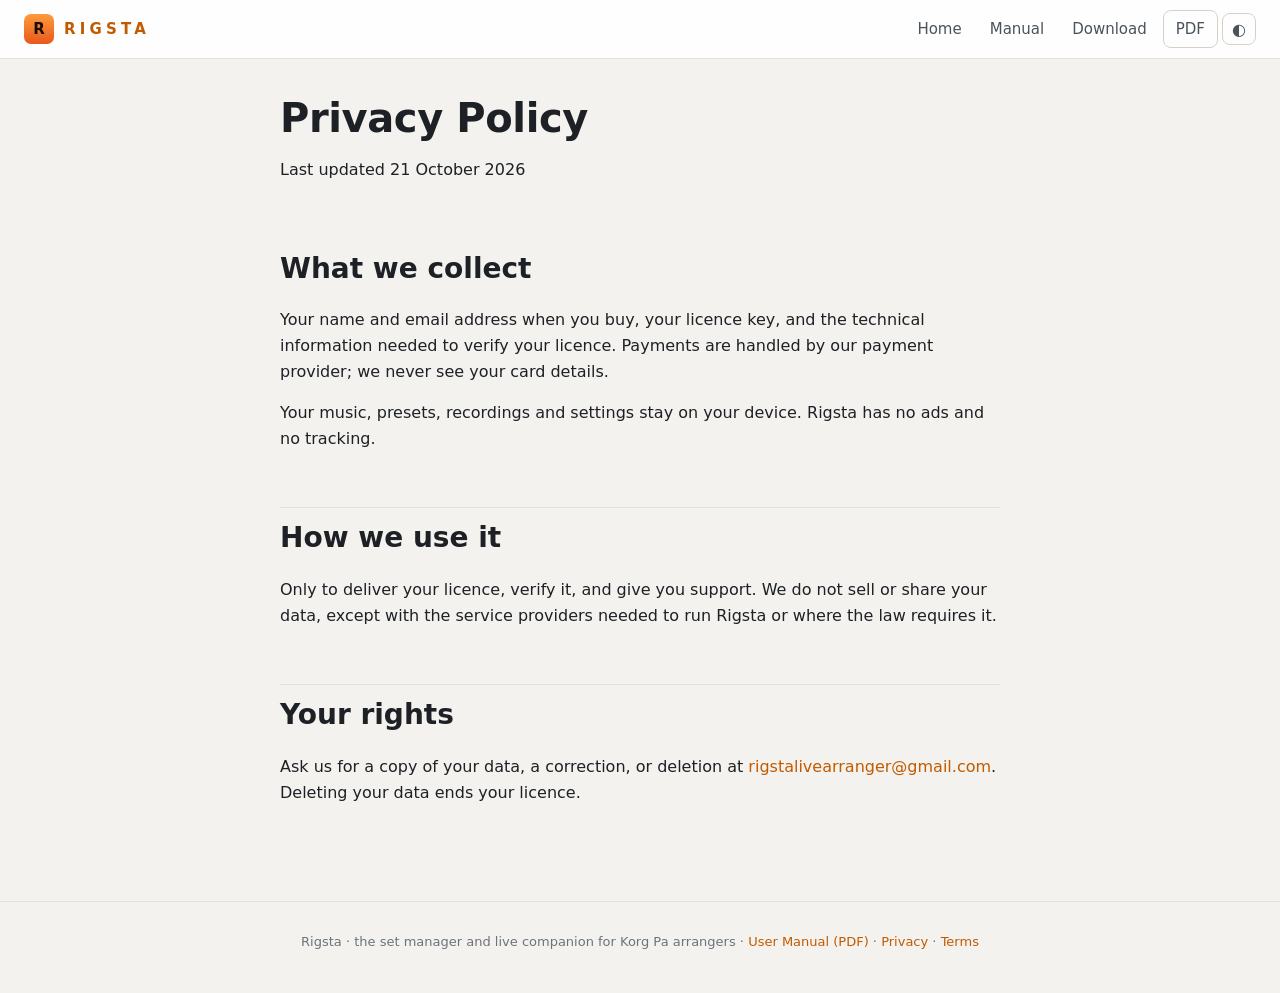
<file: privacy.html>
<!doctype html>
<html lang="en"><head>
<meta charset="utf-8"><meta name="viewport" content="width=device-width, initial-scale=1">
<title>Rigsta — Privacy Policy</title><meta name="description" content="How Rigsta handles your data.">
<link rel="stylesheet" href="assets/site.css"><script>try{var t=localStorage.getItem('rigsta-docs-theme');if(t)document.documentElement.dataset.theme=t}catch(e){}</script>
</head><body class="legal">
<header class="top">
  <a class="brand" href="index.html"><span class="logo">R</span>RIGSTA</a>
  <nav>
    <a href="index.html">Home</a>
    <a href="manual.html">Manual</a>
    <a href="index.html#download">Download</a>
    <a class="pdf" href="Rigsta-User-Manual.pdf">PDF</a>
    <button class="theme" type="button" aria-label="Switch light or dark">◐</button>
  </nav>
</header>
<main class="doc" style="max-width:760px;margin:0 auto;padding:28px 20px 80px"><h1>Privacy Policy</h1><p class="lede">Last updated 21 October 2026</p>
<h2>What we collect</h2>
<p>Your name and email address when you buy, your licence key, and the technical information needed to verify your
licence. Payments are handled by our payment provider; we never see your card details.</p>
<p>Your music, presets, recordings and settings stay on your device. Rigsta has no ads and no tracking.</p>
<h2>How we use it</h2>
<p>Only to deliver your licence, verify it, and give you support. We do not sell or share your data, except with the
service providers needed to run Rigsta or where the law requires it.</p>
<h2>Your rights</h2>
<p>Ask us for a copy of your data, a correction, or deletion at <a href="mailto:rigstalivearranger@gmail.com">rigstalivearranger@gmail.com</a>.
Deleting your data ends your licence.</p></main>
<footer class="foot">Rigsta · the set manager and live companion for Korg Pa arrangers ·
<a href="Rigsta-User-Manual.pdf">User Manual (PDF)</a> · <a href="privacy.html">Privacy</a> · <a href="terms.html">Terms</a></footer>
<script src="assets/site.js"></script>
</body></html>
</file>
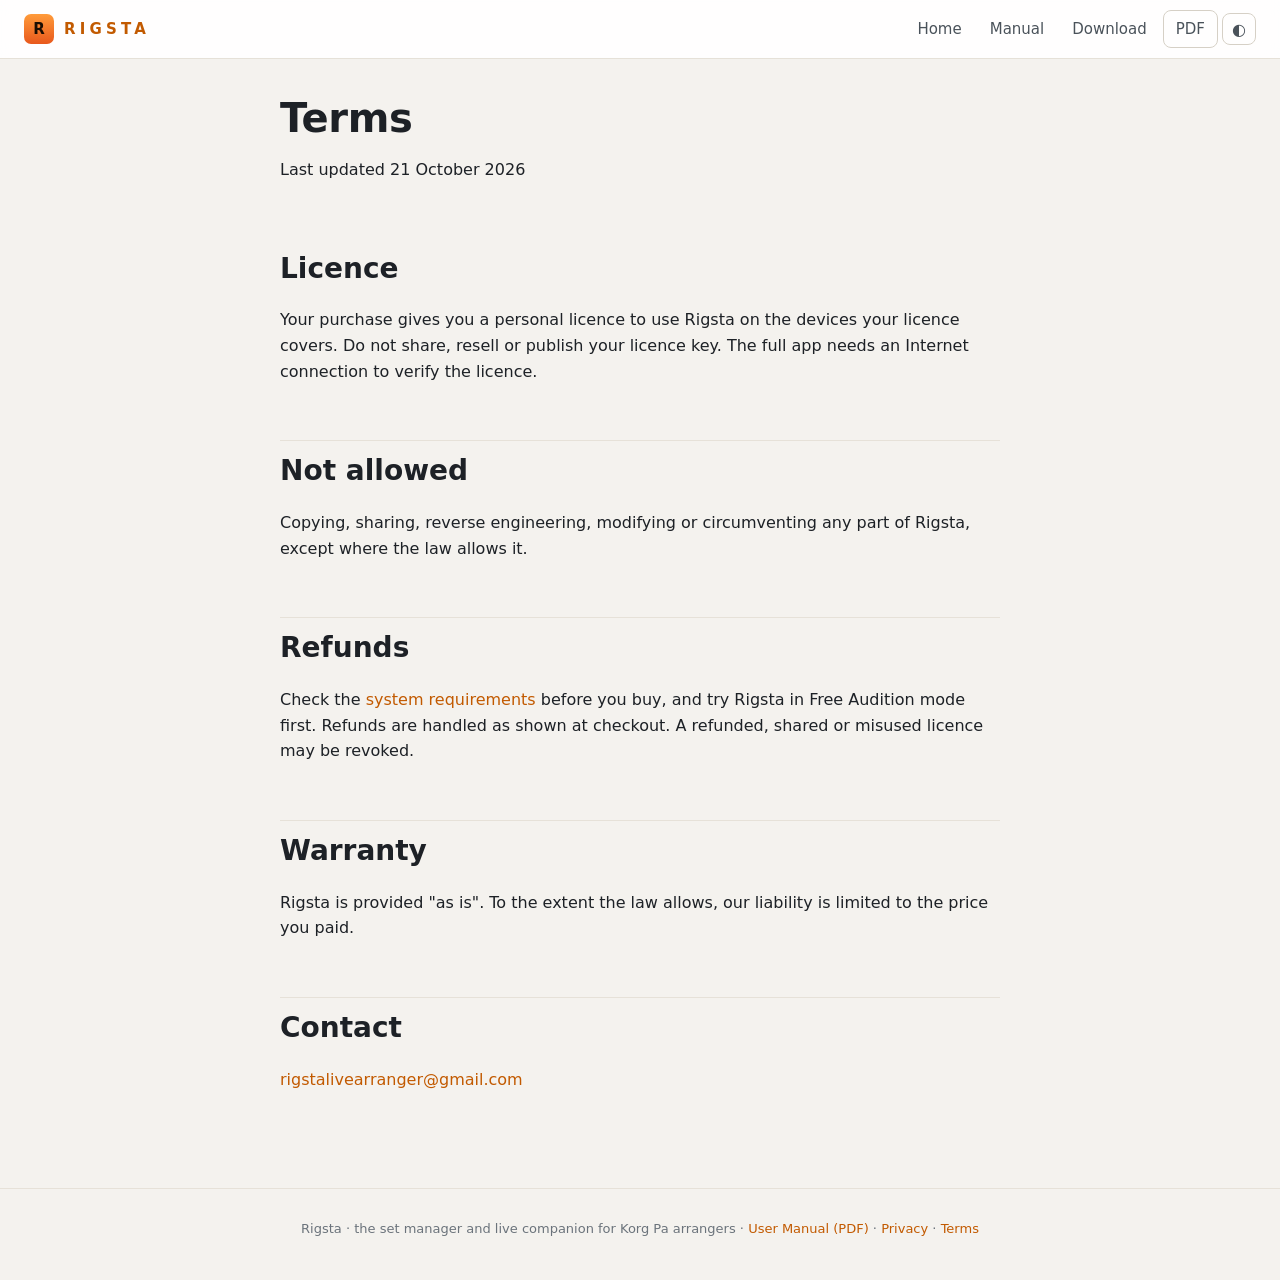
<file: terms.html>
<!doctype html>
<html lang="en"><head>
<meta charset="utf-8"><meta name="viewport" content="width=device-width, initial-scale=1">
<title>Rigsta — Terms</title><meta name="description" content="The terms for buying and using Rigsta.">
<link rel="stylesheet" href="assets/site.css"><script>try{var t=localStorage.getItem('rigsta-docs-theme');if(t)document.documentElement.dataset.theme=t}catch(e){}</script>
</head><body class="legal">
<header class="top">
  <a class="brand" href="index.html"><span class="logo">R</span>RIGSTA</a>
  <nav>
    <a href="index.html">Home</a>
    <a href="manual.html">Manual</a>
    <a href="index.html#download">Download</a>
    <a class="pdf" href="Rigsta-User-Manual.pdf">PDF</a>
    <button class="theme" type="button" aria-label="Switch light or dark">◐</button>
  </nav>
</header>
<main class="doc" style="max-width:760px;margin:0 auto;padding:28px 20px 80px"><h1>Terms</h1><p class="lede">Last updated 21 October 2026</p>
<h2>Licence</h2>
<p>Your purchase gives you a personal licence to use Rigsta on the devices your licence covers. Do not share, resell or
publish your licence key. The full app needs an Internet connection to verify the licence.</p>
<h2>Not allowed</h2>
<p>Copying, sharing, reverse engineering, modifying or circumventing any part of Rigsta, except where the law allows it.</p>
<h2>Refunds</h2>
<p>Check the <a href="index.html#requirements">system requirements</a> before you buy, and try Rigsta in Free Audition
mode first. Refunds are handled as shown at checkout. A refunded, shared or misused licence may be revoked.</p>
<h2>Warranty</h2>
<p>Rigsta is provided "as is". To the extent the law allows, our liability is limited to the price you paid.</p>
<h2>Contact</h2>
<p><a href="mailto:rigstalivearranger@gmail.com">rigstalivearranger@gmail.com</a></p></main>
<footer class="foot">Rigsta · the set manager and live companion for Korg Pa arrangers ·
<a href="Rigsta-User-Manual.pdf">User Manual (PDF)</a> · <a href="privacy.html">Privacy</a> · <a href="terms.html">Terms</a></footer>
<script src="assets/site.js"></script>
</body></html>
</file>
<file: assets/site.css>
/* Rigsta docs -- the app's "Stage Amber" look: graphite panels, amber light */
:root {
  --bg: #101215; --panel: #181c20; --panel2: #1f242a; --line: #3d4650; --line-soft: #2c333b;
  --txt: #e6e9ec; --dim: #aab3ba; --muted: #828c94;
  --accent: #ff9f2e; --accent-2: #31d4c8; --ok: #5fd39a; --pri-top: #ffb14a; --pri-bottom: #ff6a2b; --on-pri: #1a0d02;
  --code-bg: #0b0d10; --shadow: 0 10px 30px rgba(0,0,0,.45);
  --sans: "Segoe UI", "IBM Plex Sans", system-ui, -apple-system, Roboto, sans-serif;
  --mono: "IBM Plex Mono", Consolas, "Droid Sans Mono", monospace;
  color-scheme: dark;
}
:root[data-theme="light"] {
  --bg: #f4f2ee; --panel: #ffffff; --panel2: #f0ede7; --line: #d6d0c6; --line-soft: #e6e1d8;
  --txt: #1d2126; --dim: #4a525a; --muted: #6b737b;
  --accent: #c25a00; --accent-2: #007c75; --ok: #1d8a52; --pri-top: #ff9b3a; --pri-bottom: #e8581c; --on-pri: #1a0d02;
  --code-bg: #efe9df; --shadow: 0 10px 30px rgba(60,40,10,.12);
  color-scheme: light;
}
* { box-sizing: border-box; }
html { scroll-behavior: smooth; scroll-padding-top: 76px; }
body { margin: 0; background: var(--bg); color: var(--txt); font: 16px/1.6 var(--sans); -webkit-text-size-adjust: 100%; }
a { color: var(--accent); text-decoration: none; }
a:hover { text-decoration: underline; }
img { max-width: 100%; height: auto; }

/* ── the bar ── */
.top { position: sticky; top: 0; z-index: 10; display: flex; align-items: center; justify-content: space-between; gap: 12px;
  padding: 10px 24px; background: color-mix(in srgb, var(--panel) 92%, transparent); backdrop-filter: blur(8px);
  border-bottom: 1px solid var(--line-soft); }
.brand { display: flex; align-items: center; gap: 10px; color: var(--accent); font-weight: 700; letter-spacing: .28em; font-size: 15px; }
.brand:hover { text-decoration: none; }
.logo { display: grid; place-items: center; width: 30px; height: 30px; border-radius: 7px; letter-spacing: 0;
  background: linear-gradient(var(--pri-top), var(--pri-bottom)); color: var(--on-pri); font-weight: 800; }
.top nav { display: flex; align-items: center; gap: 4px; flex-wrap: wrap; }
.top nav a { color: var(--dim); padding: 6px 12px; border-radius: 8px; font-size: 15px; }
.top nav a:hover { color: var(--txt); background: var(--panel2); text-decoration: none; }
.top nav a.on { color: var(--accent); background: var(--panel2); }
.top nav a.pdf { border: 1px solid var(--line); }
.theme { background: none; border: 1px solid var(--line); color: var(--dim); border-radius: 8px; width: 34px; height: 32px; cursor: pointer; font-size: 16px; }

/* ── the docs ── */
.docwrap { display: grid; grid-template-columns: 290px minmax(0, 1fr); max-width: 1320px; margin: 0 auto; gap: 40px; padding: 0 24px; }
.docwrap.single { grid-template-columns: minmax(0, 1fr); max-width: 980px; }
.toc { position: sticky; top: 64px; align-self: start; max-height: calc(100vh - 64px); overflow: auto; padding: 24px 4px 40px 0; }
.toc input { width: 100%; padding: 9px 12px; border-radius: 8px; border: 1px solid var(--line); background: var(--panel);
  color: var(--txt); font: inherit; font-size: 14px; }
.toc nav { margin-top: 14px; display: flex; flex-direction: column; }
.toc nav a { color: var(--dim); font-size: 14px; padding: 4px 10px; border-left: 2px solid transparent; line-height: 1.35; }
.toc nav a.l3 { padding-left: 24px; font-size: 13px; color: var(--muted); }
.toc nav a.on { color: var(--accent); border-left-color: var(--accent); background: var(--panel); }
.toc nav a:hover { text-decoration: none; color: var(--txt); }
#hits { margin-top: 8px; display: flex; flex-direction: column; gap: 4px; }
#hits a { display: block; padding: 8px 10px; border-radius: 8px; background: var(--panel); border: 1px solid var(--line-soft); color: var(--txt); font-size: 13px; }
#hits a small { display: block; color: var(--muted); }
#hits mark { background: color-mix(in srgb, var(--accent) 35%, transparent); color: inherit; }
#hits .none { color: var(--muted); font-size: 13px; padding: 6px 10px; }

.doc { padding: 28px 0 80px; min-width: 0; }
.doc h1 { font-size: 40px; line-height: 1.15; margin: 8px 0 8px; letter-spacing: -.01em; }
.doc h2 { font-size: 28px; margin: 56px 0 12px; padding-top: 8px; border-top: 1px solid var(--line-soft); }
.doc h3 { font-size: 20px; margin: 34px 0 8px; color: var(--txt); }
.doc h4 { font-size: 17px; margin: 26px 0 6px; color: var(--accent); }
.doc h2:first-of-type { border-top: 0; }
.anchor { margin-left: 8px; color: var(--muted); opacity: 0; font-weight: 400; font-size: .8em; }
h1:hover .anchor, h2:hover .anchor, h3:hover .anchor, h4:hover .anchor { opacity: 1; }
.doc p, .doc li { color: var(--txt); }
.doc strong { color: var(--txt); font-weight: 650; }
.doc em { color: var(--dim); }
.doc hr { border: 0; height: 0; margin: 12px 0; }
.doc code { font-family: var(--mono); font-size: .88em; background: var(--code-bg); border: 1px solid var(--line-soft); padding: 1px 6px; border-radius: 5px; }
.doc ul, .doc ol { padding-left: 24px; }
.doc li { margin: 4px 0; }
.doc blockquote { margin: 20px 0; padding: 14px 18px; background: var(--panel); border: 1px solid var(--line-soft);
  border-left: 4px solid var(--accent); border-radius: 10px; }
.doc blockquote p { margin: 0; }
.table-wrap { overflow-x: auto; margin: 16px 0; border: 1px solid var(--line-soft); border-radius: 10px; }
table { border-collapse: collapse; width: 100%; font-size: 15px; }
th, td { text-align: left; padding: 9px 14px; border-bottom: 1px solid var(--line-soft); vertical-align: top; }
th { background: var(--panel2); color: var(--dim); font-size: 13px; text-transform: uppercase; letter-spacing: .06em; font-weight: 600; }
tbody tr:last-child td { border-bottom: 0; }
tbody tr:nth-child(even) td { background: color-mix(in srgb, var(--panel) 60%, transparent); }
figure.shot { margin: 22px 0 28px; }
figure.shot img { display: block; border-radius: 12px; border: 1px solid var(--line); box-shadow: var(--shadow); }
figure.shot.phone img { max-width: 330px; margin: 0 auto; }
figure.shot figcaption { color: var(--muted); font-size: 14px; margin-top: 10px; text-align: center; }

/* ── the manual's own blocks [tools/build_docs.py `:::`] ── */
.glance { margin: 14px 0 26px; padding: 16px 20px 6px; border-radius: 14px; background: var(--panel);
  border: 1px solid var(--line-soft); border-top: 3px solid var(--accent); }
.glance .label, .callout .label { font-size: 12px; font-weight: 700; letter-spacing: .14em; text-transform: uppercase;
  color: var(--accent); margin-bottom: 6px; }
.glance p, .glance li { font-size: 16.5px; }
.glance ul { margin: 6px 0 10px; }
.callout { margin: 18px 0 22px; padding: 12px 18px 4px; border-radius: 12px; background: var(--panel);
  border: 1px solid var(--line-soft); border-left: 4px solid var(--accent-2); }
.callout .label { color: var(--accent-2); }
.callout.warn { border-left-color: #ff5a4f; }
.callout.warn .label { color: #ff6f64; }
.callout.note { border-left-color: var(--line); }
.callout.note .label { color: var(--dim); }
.cards { display: grid; grid-template-columns: repeat(auto-fill, minmax(210px, 1fr)); gap: 12px; margin: 18px 0 30px; }
.cards .card { display: flex; flex-direction: column; gap: 3px; padding: 14px 16px; border-radius: 12px; background: var(--panel);
  border: 1px solid var(--line-soft); color: var(--txt); transition: border-color .15s, transform .15s; }
.cards .card:hover { text-decoration: none; border-color: var(--accent); transform: translateY(-2px); }
.cards .card b { color: var(--accent); font-size: 16px; }
.cards .card span { color: var(--dim); font-size: 14px; line-height: 1.4; }
.devices-row { display: grid; gap: 18px; align-items: end; margin: 22px 0 28px; }
.devices-row.n2 { grid-template-columns: 1.6fr 1fr; }
.devices-row.n3 { grid-template-columns: 2.2fr 1.6fr 1fr; }
.devices-row.n4 { grid-template-columns: repeat(4, minmax(0, 1fr)); }
.devices-row figure.shot { margin: 0; }
.devices-row figure.shot img { width: 100%; max-width: none; }
figure.shot.tablet img { max-width: 720px; margin: 0 auto; }
.devices-row figure.shot.tablet img { max-width: none; }

/* ── the landing ── */
.landing { max-width: 1240px; margin: 0 auto; padding: 0 24px 60px; }
/* a notice above everything on the home page (downloads paused, ...) */
.notice { margin: 28px 0 0; padding: 18px 24px; border: 2px solid var(--accent); border-radius: 14px;
  background: color-mix(in srgb, var(--accent) 12%, var(--panel)); color: var(--txt); font-size: 16px; line-height: 1.55; }
.notice p { margin: 0 0 8px; }
.notice p:last-child { margin-bottom: 0; }
.notice b { color: var(--accent); }
.hero { display: grid; grid-template-columns: minmax(0, 5fr) minmax(0, 7fr); gap: 48px; align-items: center; padding: 64px 0 40px; }
.kicker { color: var(--accent-2); letter-spacing: .2em; text-transform: uppercase; font-size: 13px; font-weight: 600; margin: 0 0 12px; }
.hero h1 { font-size: 48px; line-height: 1.08; margin: 0 0 18px; letter-spacing: -.02em; }
.lead { font-size: 19px; color: var(--dim); margin: 0 0 28px; }
.cta { display: flex; gap: 10px; flex-wrap: wrap; }
.btn { display: inline-block; padding: 11px 20px; border-radius: 10px; border: 1px solid var(--line); color: var(--txt);
  background: var(--panel2); font-weight: 600; }
.btn:hover { text-decoration: none; border-color: var(--accent); }
.btn.primary { background: linear-gradient(var(--pri-top), var(--pri-bottom)); color: var(--on-pri); border-color: transparent; }
.hero-shot { margin: 0; }
.hero-shot img { border-radius: 14px; border: 1px solid var(--line); box-shadow: 0 30px 80px rgba(255,120,30,.14), var(--shadow); }
.stats { display: grid; grid-template-columns: repeat(4, 1fr); gap: 14px; margin: 20px 0 56px; }
.stats div { background: var(--panel); border: 1px solid var(--line-soft); border-radius: 14px; padding: 18px 20px; }
.stats b { display: block; font-size: 30px; color: var(--accent); line-height: 1.1; }
.stats span { color: var(--dim); font-size: 14px; }
.features { display: grid; grid-template-columns: repeat(2, 1fr); gap: 24px; }
.features article { background: var(--panel); border: 1px solid var(--line-soft); border-radius: 16px; overflow: hidden; display: flex; flex-direction: column; }
.features img { aspect-ratio: 16 / 10; object-fit: cover; object-position: left top; border-bottom: 1px solid var(--line-soft); }
.features h3 { margin: 16px 20px 4px; font-size: 20px; }
.features p { margin: 0 20px 12px; color: var(--dim); font-size: 15px; flex: 1; }
.features a { margin: 0 20px 18px; font-weight: 600; }
.screens { margin: 64px 0 0; }
.screens h2 { margin: 0 0 8px; font-size: 30px; }
.screens > p { color: var(--dim); max-width: 760px; margin: 0 0 8px; }
.setup { margin: 60px 0; padding: 30px 34px; background: var(--panel); border: 1px solid var(--line-soft); border-radius: 16px; }
.setup h2 { margin: 0 0 10px; }
.setup ol { padding-left: 22px; margin: 0 0 20px; }
.setup li { margin: 8px 0; }
.devices { display: grid; grid-template-columns: 1fr 1.3fr 1fr; gap: 30px; align-items: center; }
.devices .shot { margin: 0; }
.devices h2 { margin-top: 0; }
.devices p { color: var(--dim); }
.foot { text-align: center; color: var(--muted); font-size: 13px; padding: 30px 16px 40px; border-top: 1px solid var(--line-soft); }

/* ── pictures open over the page [site.js]: fitted to the screen, a click for full resolution ── */
img.zoomable { cursor: zoom-in; }
body.lb-open { overflow: hidden; }
.lightbox { position: fixed; inset: 0; z-index: 100; display: none; flex-direction: column; background: rgba(8, 9, 11, .94); }
.lightbox.on { display: flex; }
.lb-stage { flex: 1; min-height: 0; overflow: hidden; display: flex; align-items: center; justify-content: center; padding: 16px; }
.lb-stage img { max-width: 100%; max-height: 100%; object-fit: contain; border-radius: 8px; box-shadow: 0 20px 60px rgba(0,0,0,.6); cursor: zoom-in; }
.lightbox.full .lb-stage { overflow: auto; display: block; padding: 0; }
.lightbox.full .lb-stage img { max-width: none; max-height: none; border-radius: 0; cursor: zoom-out; }
.lb-bar { display: flex; align-items: center; gap: 16px; padding: 10px 16px; color: #e6e9ec; border-top: 1px solid #2c333b; }
.lb-cap { flex: 1; min-width: 0; font-weight: 600; }
.lb-hint { color: #828c94; font-size: 13px; }
.lb-close { background: none; border: 1px solid #3d4650; color: #e6e9ec; border-radius: 8px; width: 36px; height: 36px; font-size: 16px; cursor: pointer; }
.lb-close:hover { border-color: #ff9f2e; }

@media (max-width: 1000px) {
  .docwrap { grid-template-columns: minmax(0, 1fr); gap: 0; }
  .toc { position: static; max-height: none; padding: 16px 0 0; }
  .toc nav { display: none; }
  .hero { grid-template-columns: minmax(0, 1fr); padding-top: 36px; gap: 28px; }
  .features { grid-template-columns: repeat(2, 1fr); }
  .stats { grid-template-columns: repeat(2, 1fr); }
  .devices { grid-template-columns: 1fr 1fr; }
  .devices > div { grid-column: 1 / -1; order: -1; }
  .devices-row.n3, .devices-row.n4 { grid-template-columns: repeat(2, minmax(0, 1fr)); }
}
@media (max-width: 640px) {
  .top { padding: 8px 16px; }
  .brand span:not(.logo) { display: none; }
  .top nav a { padding: 6px 8px; font-size: 14px; }
  .docwrap, .landing { padding: 0 16px; }
  .doc h1 { font-size: 30px; }
  .doc h2 { font-size: 23px; }
  .hero h1 { font-size: 34px; }
  .features, .stats { grid-template-columns: minmax(0, 1fr); }
  .devices-row.n2, .devices-row.n3, .devices-row.n4 { grid-template-columns: minmax(0, 1fr); }
  .devices-row figure.shot.phone img { max-width: 300px; margin: 0 auto; }
  th, td { padding: 8px 10px; font-size: 14px; }
  .setup { padding: 22px 18px; }
  .lb-hint { display: none; }
}
</file>
